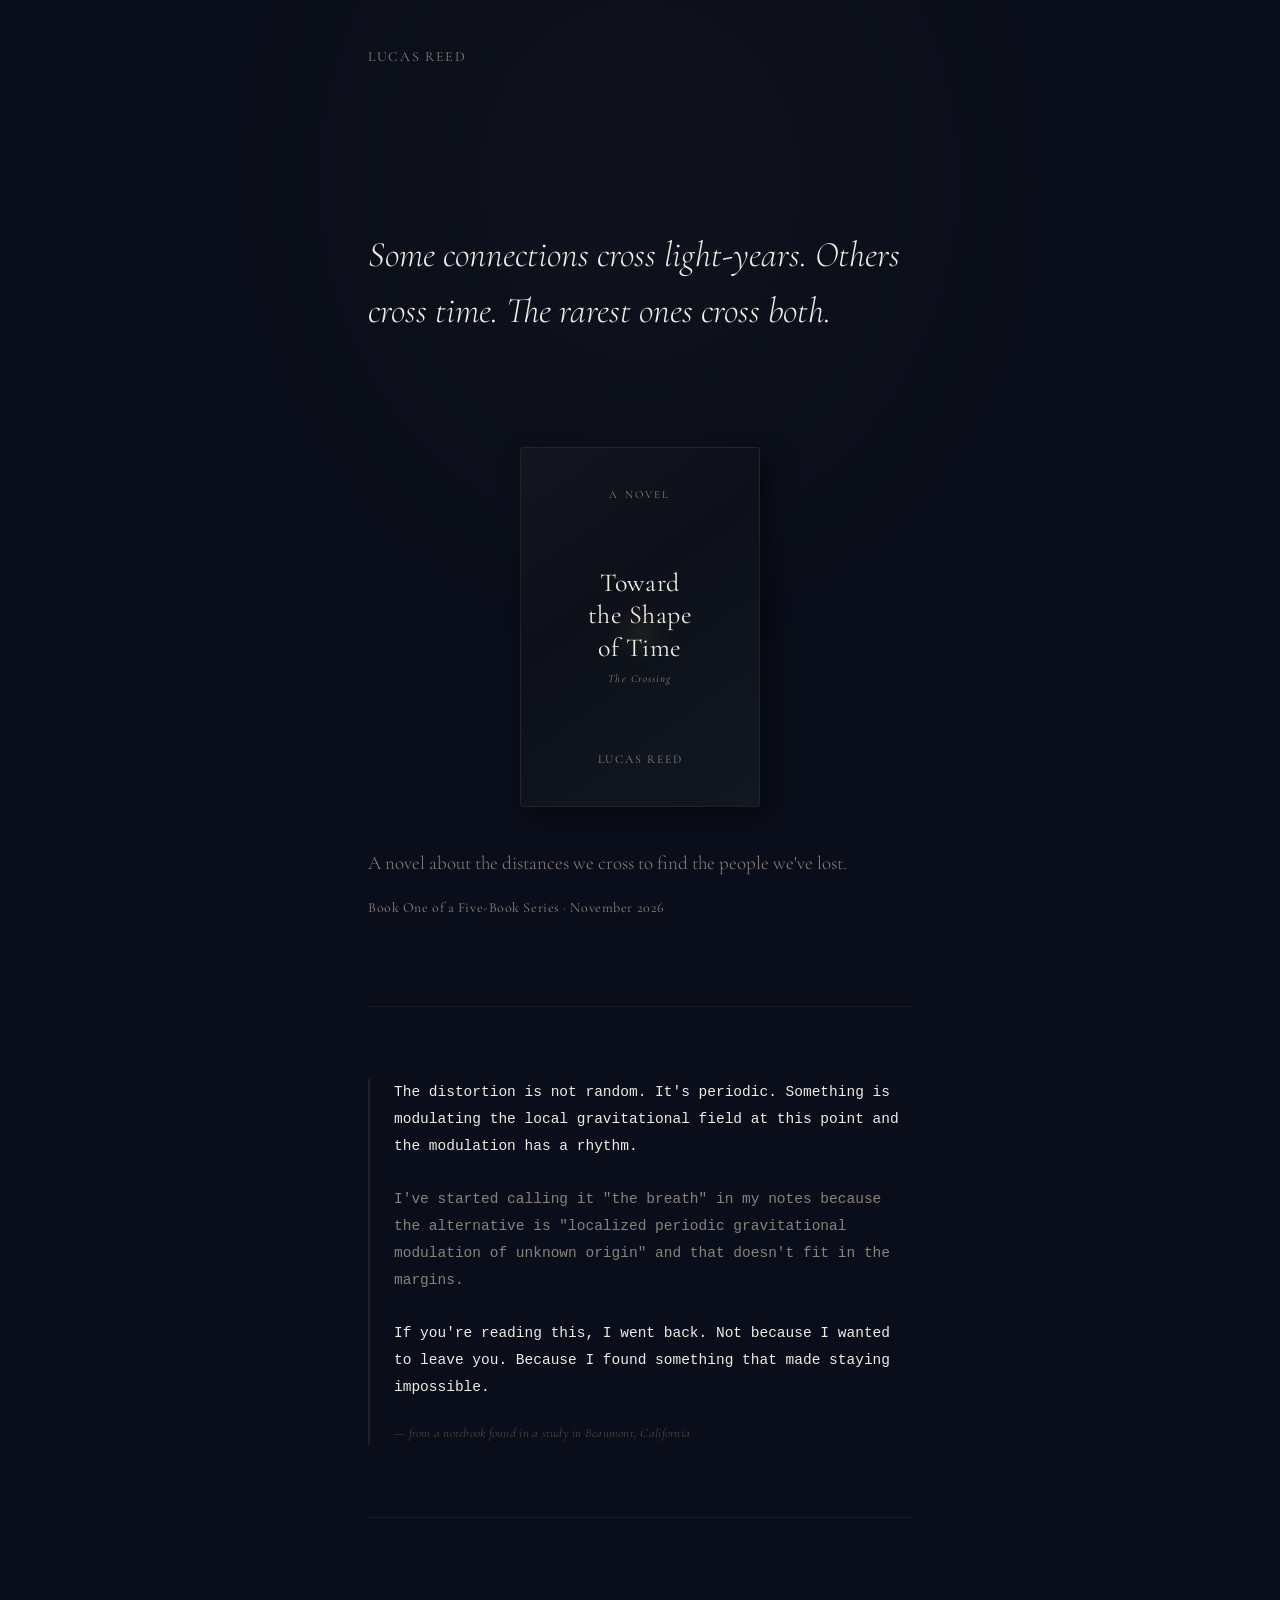
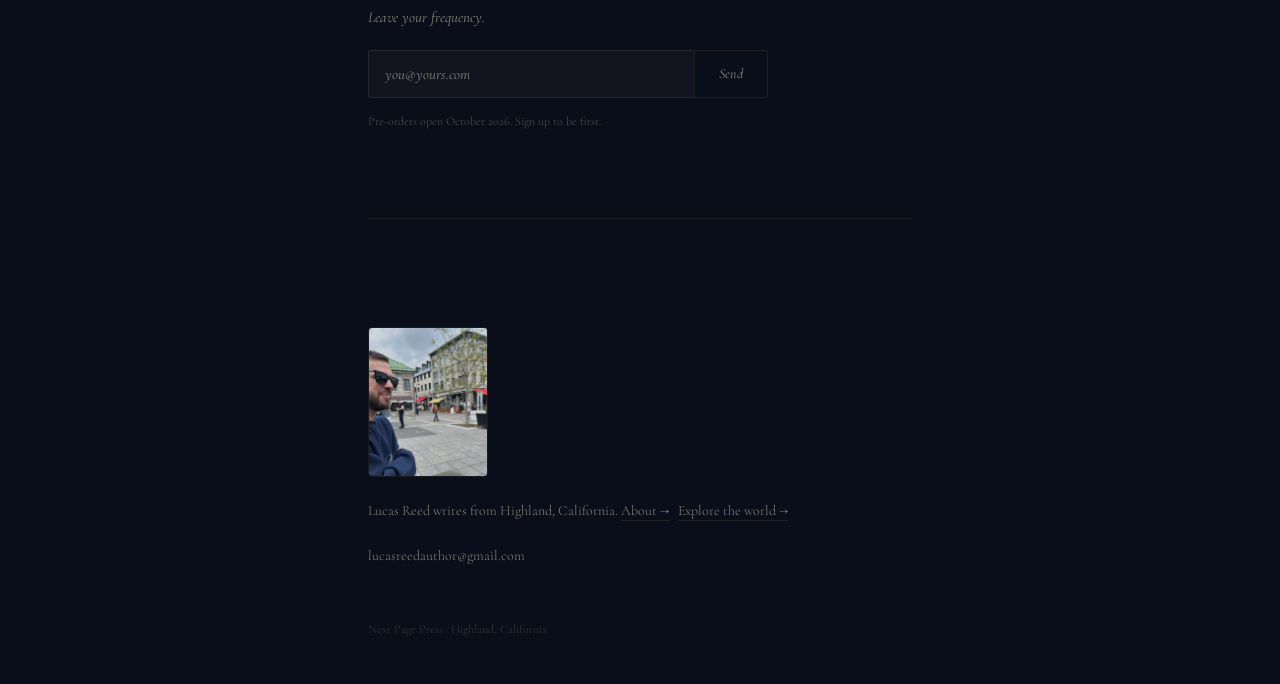
<file: index.html>
<!DOCTYPE html>
<html lang="en">
<head>
<meta charset="UTF-8">
<meta name="viewport" content="width=device-width, initial-scale=1.0">
<title>Lucas Reed</title>
<meta name="description" content="Toward the Shape of Time: The Crossing. A novel about the distances we cross to find the people we've lost. Coming November 2026.">
<meta property="og:title" content="Lucas Reed — Toward the Shape of Time">
<meta property="og:description" content="A novel about the distances we cross to find the people we've lost.">
<meta property="og:type" content="website">
<meta property="og:url" content="https://www.lucasreedbooks.com">
<link rel="icon" href="favicon.ico">
<!-- Google Analytics -->
<script async src="https://www.googletagmanager.com/gtag/js?id=G-XXXXXXXXXX"></script>
<script>window.dataLayer=window.dataLayer||[];function gtag(){dataLayer.push(arguments)}gtag('js',new Date());gtag('config','G-XXXXXXXXXX');</script>
<link rel="preconnect" href="https://fonts.googleapis.com">
<link href="https://fonts.googleapis.com/css2?family=Cormorant+Garamond:ital,wght@0,300;0,400;0,500;0,600;1,300;1,400&display=swap" rel="stylesheet">
<style>
*{margin:0;padding:0;box-sizing:border-box}
:root{
  --bg:#0a0e1a;
  --text:#f0ece4;
  --dim:#8a8278;
  --glow:rgba(201,169,110,.4);
  --serif:'Cormorant Garamond',Georgia,'Times New Roman',serif;
}
html{scroll-behavior:smooth}
body{
  background:var(--bg);
  color:var(--text);
  font-family:var(--serif);
  -webkit-font-smoothing:antialiased;
  min-height:100vh;
  overflow-x:hidden;
}

/* The sky — a faint radial warmth, like light pollution from a desert town */
body::before{
  content:'';
  position:fixed;
  inset:0;
  background:radial-gradient(ellipse at 50% 20%, rgba(201,169,110,.03) 0%, transparent 50%);
  pointer-events:none;
  z-index:0;
}

.page{
  position:relative;
  z-index:1;
  max-width:600px;
  margin:0 auto;
  padding:0 28px;
}

/* Signature — small, top-left, like it's written on the page */
.sig{
  padding:48px 0 0;
  font-size:14px;
  font-weight:400;
  letter-spacing:.12em;
  text-transform:uppercase;
  color:var(--dim);
}

/* The opening — arrives slowly */
.opening{
  padding:18vh 0 12vh;
}
.opening p{
  font-size:clamp(24px,3.8vw,36px);
  font-weight:300;
  font-style:italic;
  line-height:1.55;
  color:var(--text);
  opacity:0;
  transform:translateY(16px);
  animation:arrive 1.8s ease forwards;
}
@keyframes arrive{
  to{opacity:1;transform:translateY(0)}
}

/* The book — one sentence */
.book{
  padding:0 0 10vh;
}
.book-title{
  font-size:clamp(18px,2.4vw,22px);
  font-weight:500;
  letter-spacing:.06em;
  margin-bottom:16px;
  color:var(--text);
}
.book-line{
  font-size:clamp(16px,2vw,19px);
  font-weight:300;
  line-height:1.7;
  color:var(--dim);
}
.book-date{
  margin-top:20px;
  font-size:14px;
  font-weight:400;
  color:var(--dim);
  letter-spacing:.04em;
}

/* The fragment — Henry's notebook, found like a page left behind */
.fragment{
  padding:8vh 0;
  border-top:1px solid rgba(201,169,110,.08);
}
.notebook{
  font-family:'Courier New',Courier,monospace;
  font-size:clamp(12.5px,1.6vw,14.5px);
  line-height:1.85;
  color:var(--dim);
  padding-left:24px;
  border-left:2px solid rgba(201,169,110,.12);
  opacity:0;
  animation:arrive 2s ease 0.6s forwards;
}
.notebook em{
  font-style:normal;
  color:var(--text);
}
.notebook-attr{
  margin-top:20px;
  font-family:var(--serif);
  font-size:13px;
  font-style:italic;
  color:rgba(201,169,110,.35);
  letter-spacing:.02em;
}

/* The cover mockup */
.book-cover{
  display:flex;
  justify-content:center;
  margin-bottom:40px;
}
.cover-mock{
  width:240px;
  height:360px;
  background:linear-gradient(145deg, #12161f 0%, #0d1018 40%, #111822 100%);
  border:1px solid rgba(201,169,110,.1);
  border-radius:3px;
  display:flex;
  flex-direction:column;
  justify-content:center;
  align-items:center;
  text-align:center;
  padding:32px 24px;
  position:relative;
  overflow:hidden;
  box-shadow:8px 8px 24px rgba(0,0,0,.5), -2px -2px 8px rgba(201,169,110,.02);
}
.cover-top{
  font-size:11px;
  letter-spacing:.2em;
  text-transform:uppercase;
  color:var(--dim);
  margin-bottom:auto;
  padding-top:8px;
}
.cover-title{
  font-family:var(--serif);
  font-size:26px;
  font-weight:400;
  line-height:1.25;
  color:var(--text);
  letter-spacing:.02em;
}
.cover-author{
  font-size:12px;
  letter-spacing:.15em;
  text-transform:uppercase;
  color:var(--dim);
  margin-top:auto;
  padding-bottom:8px;
}
.cover-glow{
  position:absolute;
  bottom:40%;
  left:50%;
  transform:translateX(-50%);
  width:60px;
  height:60px;
  background:radial-gradient(circle, rgba(201,169,110,.08) 0%, transparent 70%);
  border-radius:50%;
  pointer-events:none;
}

/* The chapter — a taste */
.chapter{
  padding:8vh 0;
  border-top:1px solid rgba(201,169,110,.08);
}
.chapter-label{
  font-size:13px;
  font-style:italic;
  color:var(--dim);
  margin-bottom:32px;
  letter-spacing:.04em;
}
.chapter-text p{
  font-size:clamp(15px,1.9vw,17.5px);
  font-weight:300;
  line-height:1.85;
  color:var(--text);
  margin-bottom:20px;
  text-indent:1.5em;
}
.chapter-text p:first-child{
  text-indent:0;
}

/* The signal — email field */
.signal{
  padding:10vh 0;
  border-top:1px solid rgba(201,169,110,.08);
}
.signal-prompt{
  font-size:15px;
  font-style:italic;
  color:var(--dim);
  margin-bottom:24px;
}
.signal-form{
  display:flex;
  gap:0;
  max-width:400px;
}
.signal-form input{
  flex:1;
  padding:14px 16px;
  background:rgba(212,207,199,.04);
  border:1px solid rgba(201,169,110,.12);
  border-right:none;
  color:var(--text);
  font-family:var(--serif);
  font-size:15px;
  outline:none;
  border-radius:2px 0 0 2px;
  transition:border-color .3s;
}
.signal-form input::placeholder{
  color:var(--dim);
  font-style:italic;
}
.signal-form input:focus{
  border-color:var(--glow);
}
.signal-form button{
  padding:14px 24px;
  background:transparent;
  border:1px solid rgba(201,169,110,.12);
  color:var(--dim);
  font-family:var(--serif);
  font-size:14px;
  font-style:italic;
  cursor:pointer;
  border-radius:0 2px 2px 0;
  transition:all .3s;
  white-space:nowrap;
}
.signal-form button:hover{
  color:var(--text);
  border-color:var(--glow);
  background:rgba(201,169,110,.04);
}
.signal-note{
  margin-top:16px;
  font-size:12px;
  color:var(--dim);
  opacity:.5;
}

/* The ground — name and origin */
.ground{
  padding:12vh 0 6vh;
  border-top:1px solid rgba(201,169,110,.08);
}
.ground p{
  font-size:14px;
  font-weight:300;
  color:var(--dim);
  line-height:1.8;
}
.ground a{
  color:var(--dim);
  text-decoration:none;
  transition:color .3s;
}
.ground a:hover{
  color:var(--glow);
}

.author-photo{
  width:120px;
  height:150px;
  border-radius:4px;
  object-fit:cover;
  object-position:top;
  margin-bottom:16px;
  border:1px solid rgba(201,169,110,.1);
  opacity:.85;
}

/* Imprint */
.imprint{
  padding:0 0 48px;
  font-size:12px;
  color:var(--dim);
  opacity:.3;
}
.imprint a{
  color:var(--dim);
  text-decoration:none;
  transition:color .3s;
}
.imprint a:hover{
  color:var(--text);
  opacity:1;
}

/* Stars — subtle, a few fixed points of light */
.star{
  position:fixed;
  width:1px;
  height:1px;
  background:var(--text);
  border-radius:50%;
  opacity:0;
  animation:twinkle var(--d) ease-in-out infinite;
  pointer-events:none;
  z-index:0;
}
@keyframes twinkle{
  0%,100%{opacity:0}
  50%{opacity:var(--o)}
}

@media(max-width:600px){
  .page{padding:0 22px}
  .opening{padding:14vh 0 10vh}
  .sig{padding-top:32px}
  .notebook{padding-left:16px}
}
</style>
</head>
<body>

<!-- A few stars. Not many. Just enough to notice. -->
<div class="star" style="top:12%;left:23%;--d:4.2s;--o:.15"></div>
<div class="star" style="top:8%;left:67%;--d:5.8s;--o:.2"></div>
<div class="star" style="top:34%;left:82%;--d:3.9s;--o:.1"></div>
<div class="star" style="top:56%;left:11%;--d:6.5s;--o:.12"></div>
<div class="star" style="top:71%;left:91%;--d:4.7s;--o:.18"></div>
<div class="star" style="top:19%;left:45%;--d:7.1s;--o:.08"></div>
<div class="star" style="top:88%;left:34%;--d:5.3s;--o:.14"></div>
<div class="star" style="top:43%;left:56%;--d:8.2s;--o:.06"></div>

<div class="page">

  <div class="sig">Lucas Reed</div>

  <div class="opening">
    <p>Some connections cross light-years. Others cross time. The rarest ones cross both.</p>
  </div>

  <div class="book">
    <div class="book-cover">
      <div class="cover-mock">
        <div class="cover-top">A Novel</div>
        <div class="cover-title">Toward<br>the Shape<br>of Time</div>
        <div style="font-size:11px;letter-spacing:.1em;color:var(--dim);margin-top:8px;font-style:italic">The Crossing</div>
        <div class="cover-author">Lucas Reed</div>
        <div class="cover-glow"></div>
      </div>
    </div>
    <div class="book-line">A novel about the distances we cross to find the people we've lost.</div>
    <div class="book-date">Book One of a Five-Book Series &middot; November 2026</div>
  </div>

  <div class="fragment">
    <div class="notebook">
      <em>The distortion is not random. It's periodic. Something is modulating the local gravitational field at this point and the modulation has a rhythm.</em><br><br>
      I've started calling it "the breath" in my notes because the alternative is "localized periodic gravitational modulation of unknown origin" and that doesn't fit in the margins.<br><br>
      <em>If you're reading this, I went back. Not because I wanted to leave you. Because I found something that made staying impossible.</em>
      <div class="notebook-attr">&mdash; from a notebook found in a study in Beaumont, California</div>
    </div>
  </div>



  <div class="signal" id="signal">
    <div class="signal-prompt">Leave your frequency.</div>
    <form class="signal-form" action="https://formspree.io/f/xqeypwqz" method="POST">
      <input type="email" name="email" placeholder="you@yours.com" required>
      <input type="hidden" name="_subject" value="New signal — lucasreedbooks.com">
      <button type="submit">Send</button>
    </form>
    <div class="signal-note">Pre-orders open October 2026. Sign up to be first.</div>
  </div>

  <div class="ground">
    <img src="author.jpg" alt="Lucas Reed" class="author-photo">
    <p>Lucas Reed writes from Highland, California. <a href="about.html" style="color:var(--dim);border-bottom:1px solid rgba(201,169,110,.12);text-decoration:none;padding-bottom:1px;transition:all .3s">About &rarr;</a> &nbsp; <a href="world/" style="color:var(--dim);border-bottom:1px solid rgba(201,169,110,.12);text-decoration:none;padding-bottom:1px;transition:all .3s">Explore the world &rarr;</a></p>
    <p style="margin-top:20px"><a href="mailto:lucasreedauthor@gmail.com">lucasreedauthor@gmail.com</a></p>
  </div>

  <div class="imprint">
    <a href="https://www.nextpageco.com">Next Page Press</a> · Highland, California
  </div>

</div>

</body>
</html>
</file>
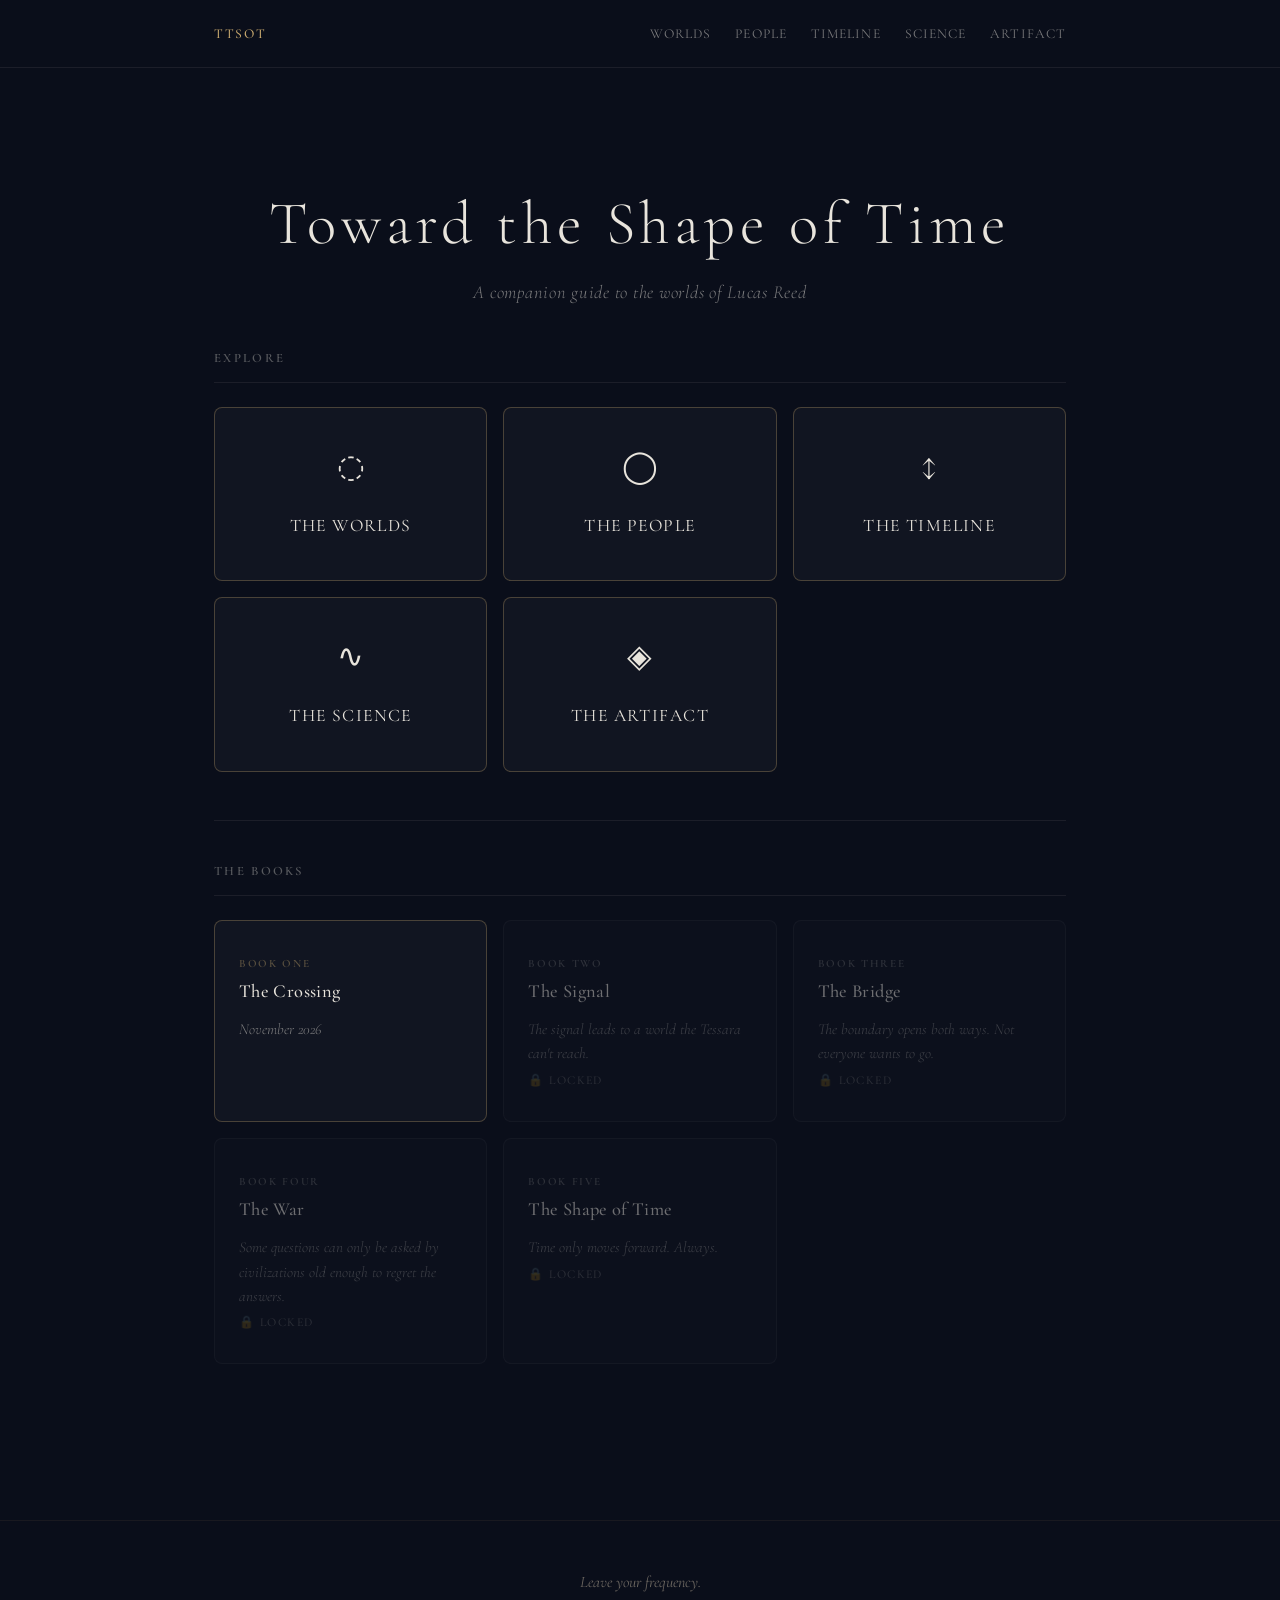
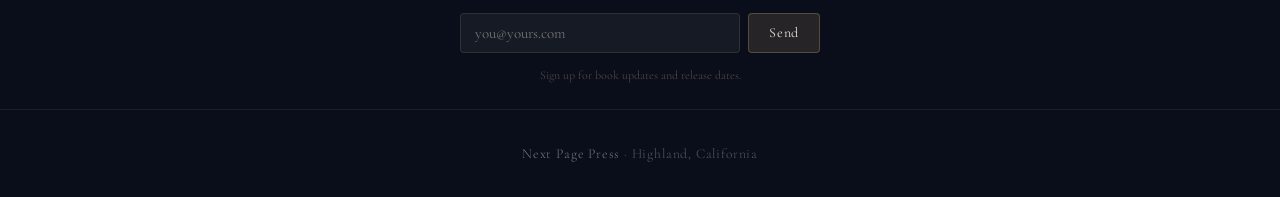
<file: world/index.html>
<!DOCTYPE html>
<html lang="en">
<head>
  <meta charset="UTF-8">
  <meta name="viewport" content="width=device-width, initial-scale=1.0">
  <title>Toward the Shape of Time — Companion Guide</title>
  <meta name="description" content="A companion guide to the worlds of Lucas Reed's sci-fi series, Toward the Shape of Time.">
  <link rel="stylesheet" href="styles.css">
</head>
<body>
  <div class="stars"></div>
  <div class="page-wrapper">

    <nav class="site-nav">
      <div class="container">
        <a href="index.html" class="nav-brand">TTSOT</a>
        <ul class="nav-links">
          <li><a href="planets.html">Worlds</a></li>
          <li><a href="characters.html">People</a></li>
          <li><a href="timeline.html">Timeline</a></li>
          <li><a href="science.html">Science</a></li>
          <li><a href="artifact.html">Artifact</a></li>
        </ul>
      </div>
    </nav>

    <main>
      <div class="container">

        <section class="hero">
          <h1 class="hero-title">Toward the Shape of Time</h1>
          <p class="hero-subtitle">A companion guide to the worlds of Lucas Reed</p>
        </section>

        <h2 class="section-title">Explore</h2>
        <div class="card-grid">
          <a href="planets.html" class="card nav-card card--unlocked">
            <span class="card-icon">◌</span>
            <h3>The Worlds</h3>
          </a>
          <a href="characters.html" class="card nav-card card--unlocked">
            <span class="card-icon">◯</span>
            <h3>The People</h3>
          </a>
          <a href="timeline.html" class="card nav-card card--unlocked">
            <span class="card-icon">↕</span>
            <h3>The Timeline</h3>
          </a>
          <a href="science.html" class="card nav-card card--unlocked">
            <span class="card-icon">∿</span>
            <h3>The Science</h3>
          </a>
          <a href="artifact.html" class="card nav-card card--unlocked">
            <span class="card-icon">◈</span>
            <h3>The Artifact</h3>
          </a>
        </div>

        <hr class="divider">

        <h2 class="section-title">The Books</h2>
        <div class="card-grid card-grid--narrow">
          <div class="card book-card card--unlocked">
            <span class="book-number">Book One</span>
            <h3>The Crossing</h3>
            <p class="book-teaser">November 2026</p>
          </div>
          <div class="card book-card card--locked">
            <span class="book-number">Book Two</span>
            <h3>The Signal</h3>
            <p class="book-teaser">The signal leads to a world the Tessara can't reach.</p>
            <span class="lock-label">🔒 Locked</span>
          </div>
          <div class="card book-card card--locked">
            <span class="book-number">Book Three</span>
            <h3>The Bridge</h3>
            <p class="book-teaser">The boundary opens both ways. Not everyone wants to go.</p>
            <span class="lock-label">🔒 Locked</span>
          </div>
          <div class="card book-card card--locked">
            <span class="book-number">Book Four</span>
            <h3>The War</h3>
            <p class="book-teaser">Some questions can only be asked by civilizations old enough to regret the answers.</p>
            <span class="lock-label">🔒 Locked</span>
          </div>
          <div class="card book-card card--locked">
            <span class="book-number">Book Five</span>
            <h3>The Shape of Time</h3>
            <p class="book-teaser">Time only moves forward. Always.</p>
            <span class="lock-label">🔒 Locked</span>
          </div>
        </div>

      </div>
    </main>

    <div class="newsletter-section" style="text-align:center;padding:48px 20px 24px;border-top:1px solid rgba(201,169,110,0.08);margin-top:48px;"><p style="font-family:Cormorant Garamond,serif;font-size:16px;color:#6b6660;font-style:italic;margin-bottom:16px;">Leave your frequency.</p><form action="https://formspree.io/f/xqeypwqz" method="POST" style="display:flex;gap:8px;justify-content:center;max-width:360px;margin:0 auto;"><input type="email" name="email" placeholder="you@yours.com" required style="flex:1;padding:10px 14px;background:rgba(255,255,255,0.05);border:1px solid rgba(201,169,110,0.15);border-radius:4px;color:#e8e4dc;font-family:Cormorant Garamond,serif;font-size:15px;"><input type="hidden" name="_subject" value="New signal — companion site"><button type="submit" style="padding:10px 20px;background:rgba(201,169,110,0.15);border:1px solid rgba(201,169,110,0.3);border-radius:4px;color:#e8e4dc;font-family:Cormorant Garamond,serif;font-size:14px;cursor:pointer;letter-spacing:0.05em;">Send</button></form><p style="font-size:12px;color:#4a4540;margin-top:12px;">Sign up for book updates and release dates.</p></div><footer class="site-footer">
      <div class="container">
        <p><a href="https://www.lucasreedbooks.com">Next Page Press</a> · Highland, California</p>
      </div>
    </footer>

  </div>
  <script src="stars.js"></script>
</body>
</html>
</file>
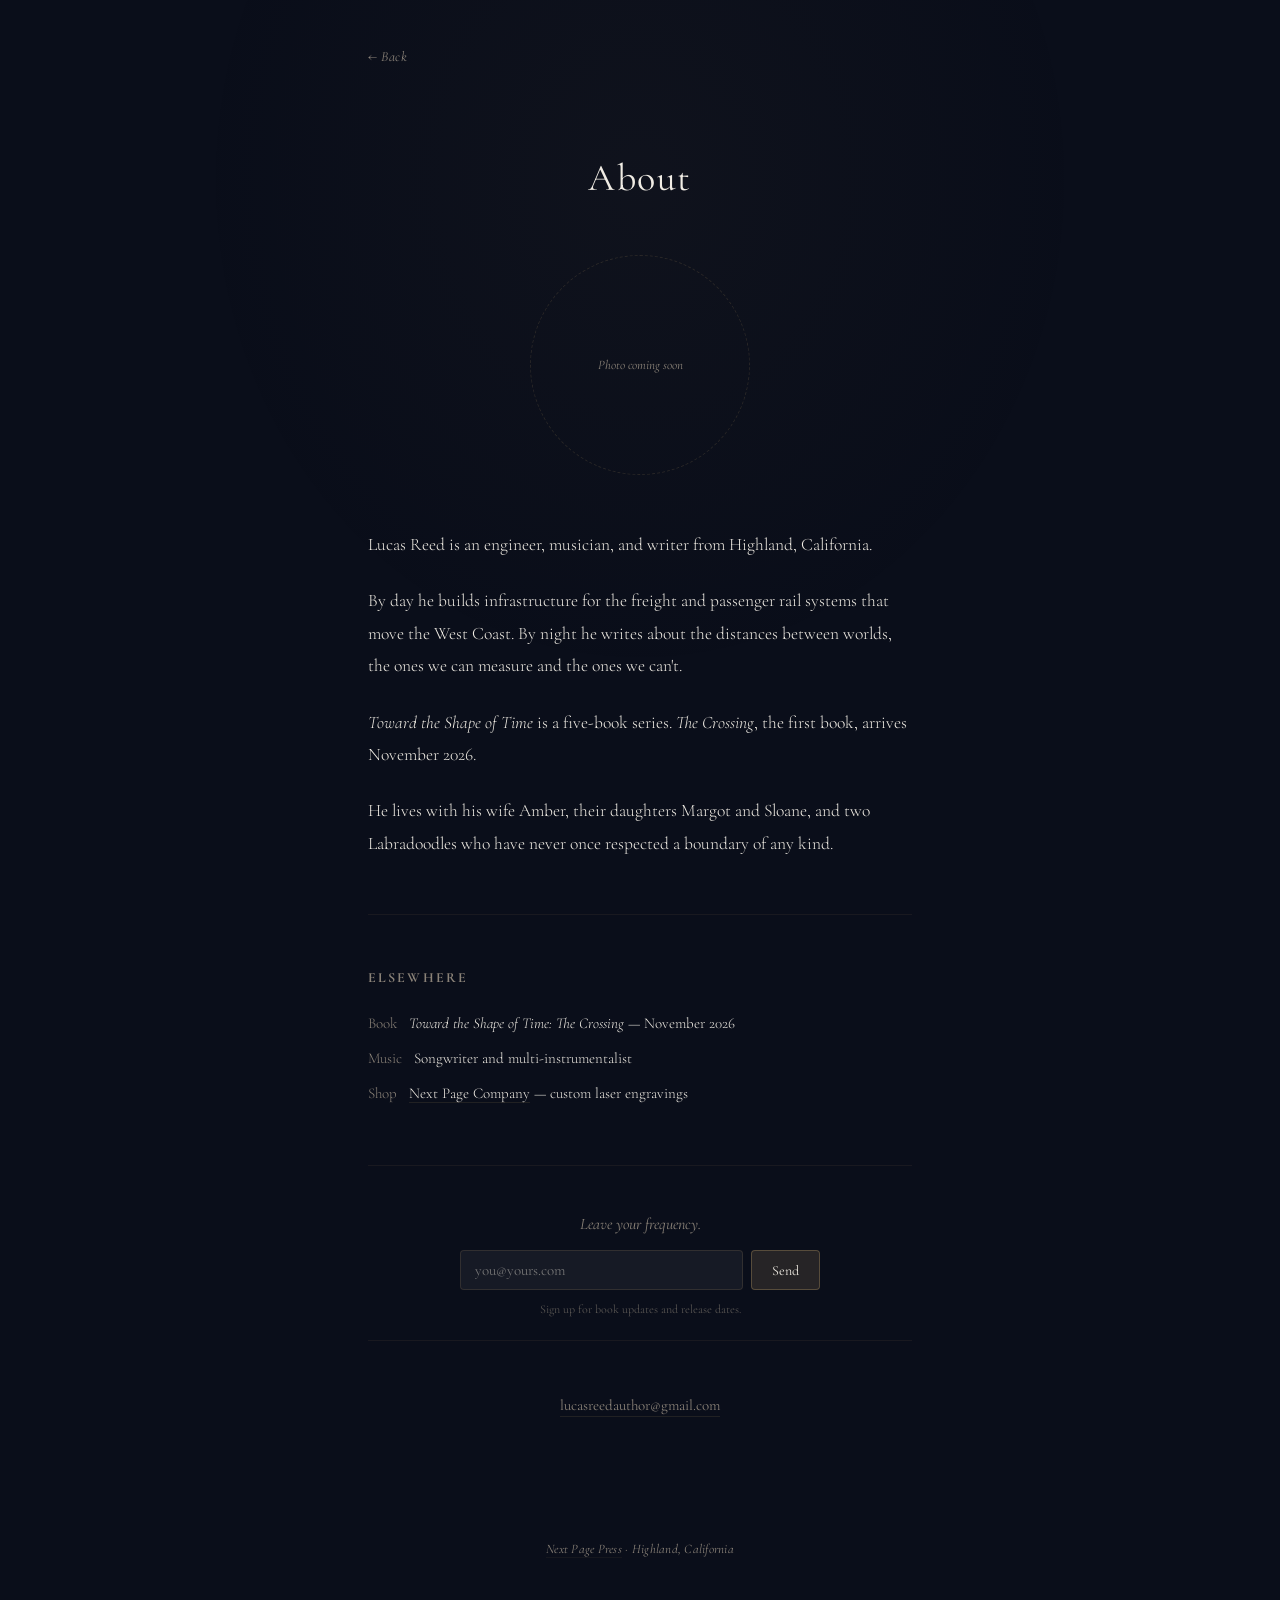
<file: about.html>
<!DOCTYPE html>
<html lang="en">
<head>
<meta charset="UTF-8">
<meta name="viewport" content="width=device-width, initial-scale=1.0">
<title>About — Lucas Reed</title>
<meta name="description" content="About Lucas Reed, author of Toward the Shape of Time.">
<meta property="og:title" content="About — Lucas Reed">
<meta property="og:description" content="Lucas Reed is an engineer, musician, and writer from Highland, California.">
<meta property="og:type" content="website">
<meta property="og:url" content="https://www.lucasreedbooks.com/about.html">
<link rel="icon" href="favicon.ico">
<link rel="preconnect" href="https://fonts.googleapis.com">
<link href="https://fonts.googleapis.com/css2?family=Cormorant+Garamond:ital,wght@0,300;0,400;0,500;0,600;1,300;1,400&display=swap" rel="stylesheet">
<style>
*{margin:0;padding:0;box-sizing:border-box}
:root{
  --bg:#0a0e1a;
  --text:#f0ece4;
  --dim:#8a8278;
  --glow:rgba(201,169,110,.4);
  --serif:'Cormorant Garamond',Georgia,'Times New Roman',serif;
}
html{scroll-behavior:smooth}
body{
  background:var(--bg);
  color:var(--text);
  font-family:var(--serif);
  -webkit-font-smoothing:antialiased;
  min-height:100vh;
  overflow-x:hidden;
}
body::before{
  content:'';
  position:fixed;
  inset:0;
  background:radial-gradient(ellipse at 50% 20%, rgba(201,169,110,.03) 0%, transparent 50%);
  pointer-events:none;
  z-index:0;
}
.page{
  position:relative;
  z-index:1;
  max-width:600px;
  margin:0 auto;
  padding:0 28px;
}
.back{
  padding:48px 0 0;
  font-size:14px;
  font-style:italic;
  letter-spacing:.04em;
}
.back a{
  color:var(--dim);
  text-decoration:none;
  transition:color .3s;
}
.back a:hover{color:var(--text)}
.heading{
  padding:10vh 0 6vh;
  text-align:center;
}
.heading h1{
  font-size:clamp(28px,4vw,38px);
  font-weight:400;
  color:var(--text);
  letter-spacing:.04em;
}
.photo-container{
  text-align:center;
  margin-bottom:6vh;
}
.photo-container img{
  width:220px;
  height:220px;
  border-radius:50%;
  object-fit:cover;
  border:1px solid rgba(201,169,110,.12);
  opacity:.9;
}
.photo-placeholder{
  width:220px;
  height:220px;
  border-radius:50%;
  margin:0 auto;
  border:1px dashed rgba(201,169,110,.15);
  display:flex;
  align-items:center;
  justify-content:center;
  color:var(--dim);
  font-size:13px;
  font-style:italic;
}
.bio{
  padding:0 0 6vh;
}
.bio p{
  font-size:clamp(15px,1.9vw,17.5px);
  font-weight:300;
  line-height:1.85;
  color:var(--text);
  margin-bottom:24px;
}
.bio p:last-child{margin-bottom:0}
.details{
  padding:6vh 0;
  border-top:1px solid rgba(201,169,110,.08);
}
.details h2{
  font-size:14px;
  letter-spacing:.15em;
  text-transform:uppercase;
  color:var(--dim);
  margin-bottom:20px;
}
.detail-list{
  list-style:none;
  padding:0;
}
.detail-list li{
  font-size:15px;
  font-weight:300;
  line-height:1.8;
  color:var(--text);
  padding:4px 0;
}
.detail-list li span{
  color:var(--dim);
  margin-right:8px;
}
.contact{
  padding:6vh 0;
  border-top:1px solid rgba(201,169,110,.08);
  text-align:center;
}
.contact a{
  font-size:15px;
  color:var(--dim);
  text-decoration:none;
  border-bottom:1px solid rgba(201,169,110,.12);
  padding-bottom:2px;
  transition:all .3s;
}
.contact a:hover{
  color:var(--text);
  border-color:var(--glow);
}
.imprint{
  padding:8vh 0 6vh;
  text-align:center;
  font-size:13px;
  color:var(--dim);
  font-style:italic;
  letter-spacing:.02em;
}
.imprint a{
  color:var(--dim);
  text-decoration:none;
  border-bottom:1px solid rgba(201,169,110,.06);
}
.imprint a:hover{color:var(--text)}
.star{
  position:fixed;
  width:1px;
  height:1px;
  background:var(--text);
  border-radius:50%;
  opacity:0;
  animation:twinkle var(--d) ease-in-out infinite;
  pointer-events:none;
  z-index:0;
}
@keyframes twinkle{
  0%,100%{opacity:0}
  50%{opacity:var(--o)}
}
@media(max-width:600px){
  .page{padding:0 22px}
}
</style>
</head>
<body>

<div class="star" style="top:12%;left:23%;--d:4.2s;--o:.15"></div>
<div class="star" style="top:8%;left:67%;--d:5.8s;--o:.2"></div>
<div class="star" style="top:34%;left:82%;--d:3.9s;--o:.1"></div>
<div class="star" style="top:56%;left:11%;--d:6.5s;--o:.12"></div>
<div class="star" style="top:71%;left:91%;--d:4.7s;--o:.18"></div>

<div class="page">

  <div class="back"><a href="index.html">&larr; Back</a></div>

  <div class="heading">
    <h1>About</h1>
  </div>

  <div class="photo-container">
    <div class="photo-placeholder">Photo coming soon</div>
  </div>

  <div class="bio">
    <p>Lucas Reed is an engineer, musician, and writer from Highland, California.</p>

    <p>By day he builds infrastructure for the freight and passenger rail systems that move the West Coast. By night he writes about the distances between worlds, the ones we can measure and the ones we can't.</p>

    <p><em>Toward the Shape of Time</em> is a five-book series. <em>The Crossing</em>, the first book, arrives November 2026.</p>

    <p>He lives with his wife Amber, their daughters Margot and Sloane, and two Labradoodles who have never once respected a boundary of any kind.</p>
  </div>

  <div class="details">
    <h2>Elsewhere</h2>
    <ul class="detail-list">
      <li><span>Book</span> <em>Toward the Shape of Time: The Crossing</em> — November 2026</li>
      <li><span>Music</span> Songwriter and multi-instrumentalist</li>
      <li><span>Shop</span> <a href="https://www.nextpageco.com" style="color:var(--text);text-decoration:none;border-bottom:1px solid rgba(201,169,110,.12)">Next Page Company</a> — custom laser engravings</li>
    </ul>
  </div>

  <div style="text-align:center;padding:48px 0 24px;border-top:1px solid rgba(201,169,110,.08);">
    <p style="font-family:var(--serif);font-size:16px;color:var(--dim);font-style:italic;margin-bottom:16px;">Leave your frequency.</p>
    <form action="https://formspree.io/f/xqeypwqz" method="POST" style="display:flex;gap:8px;justify-content:center;max-width:360px;margin:0 auto;">
      <input type="email" name="email" placeholder="you@yours.com" required style="flex:1;padding:10px 14px;background:rgba(255,255,255,0.05);border:1px solid rgba(201,169,110,0.15);border-radius:4px;color:var(--text);font-family:var(--serif);font-size:15px;">
      <input type="hidden" name="_subject" value="New signal — about page">
      <button type="submit" style="padding:10px 20px;background:rgba(201,169,110,0.15);border:1px solid rgba(201,169,110,0.3);border-radius:4px;color:var(--text);font-family:var(--serif);font-size:14px;cursor:pointer;">Send</button>
    </form>
    <p style="font-size:12px;color:rgba(107,102,96,0.8);margin-top:12px;">Sign up for book updates and release dates.</p>
  </div>

  <div class="contact">
    <a href="mailto:lucasreedauthor@gmail.com">lucasreedauthor@gmail.com</a>
  </div>

  <div class="imprint">
    <a href="https://www.nextpageco.com">Next Page Press</a> · Highland, California
  </div>

</div>

</body>
</html>
</file>
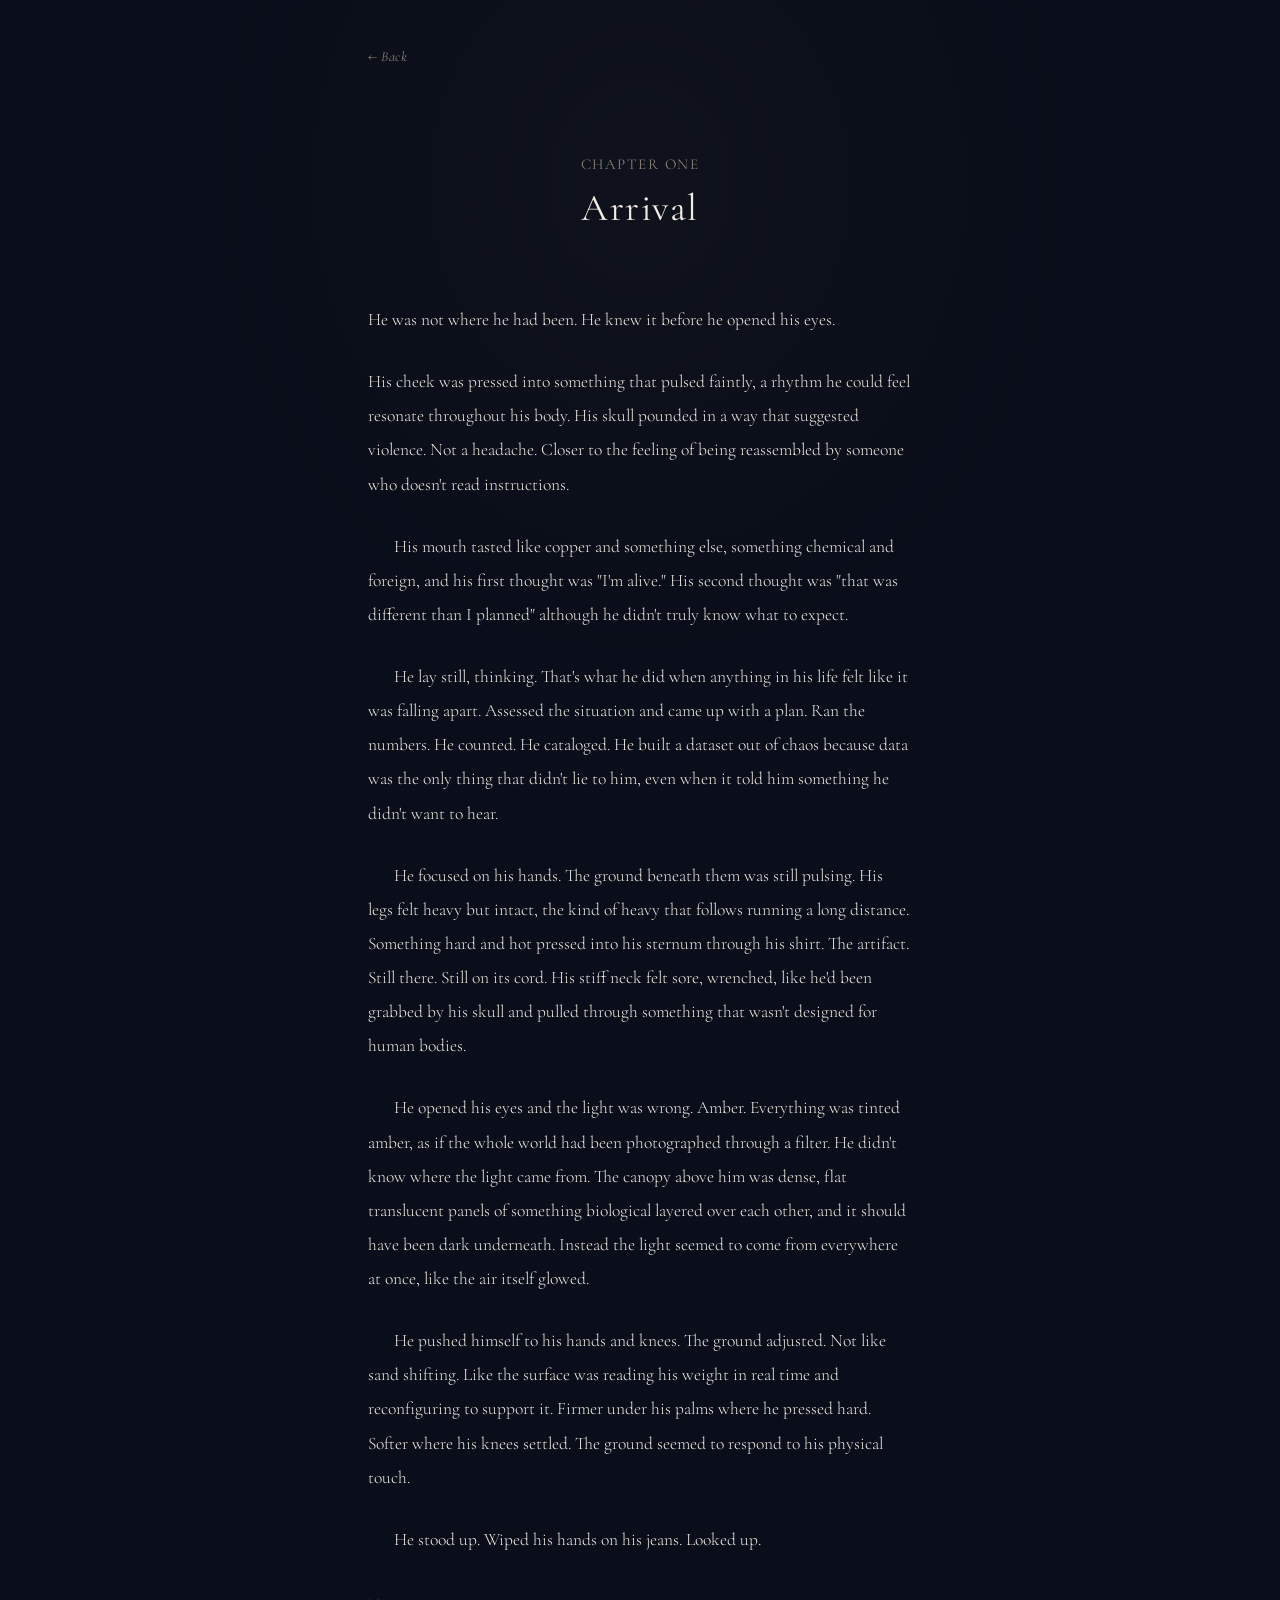
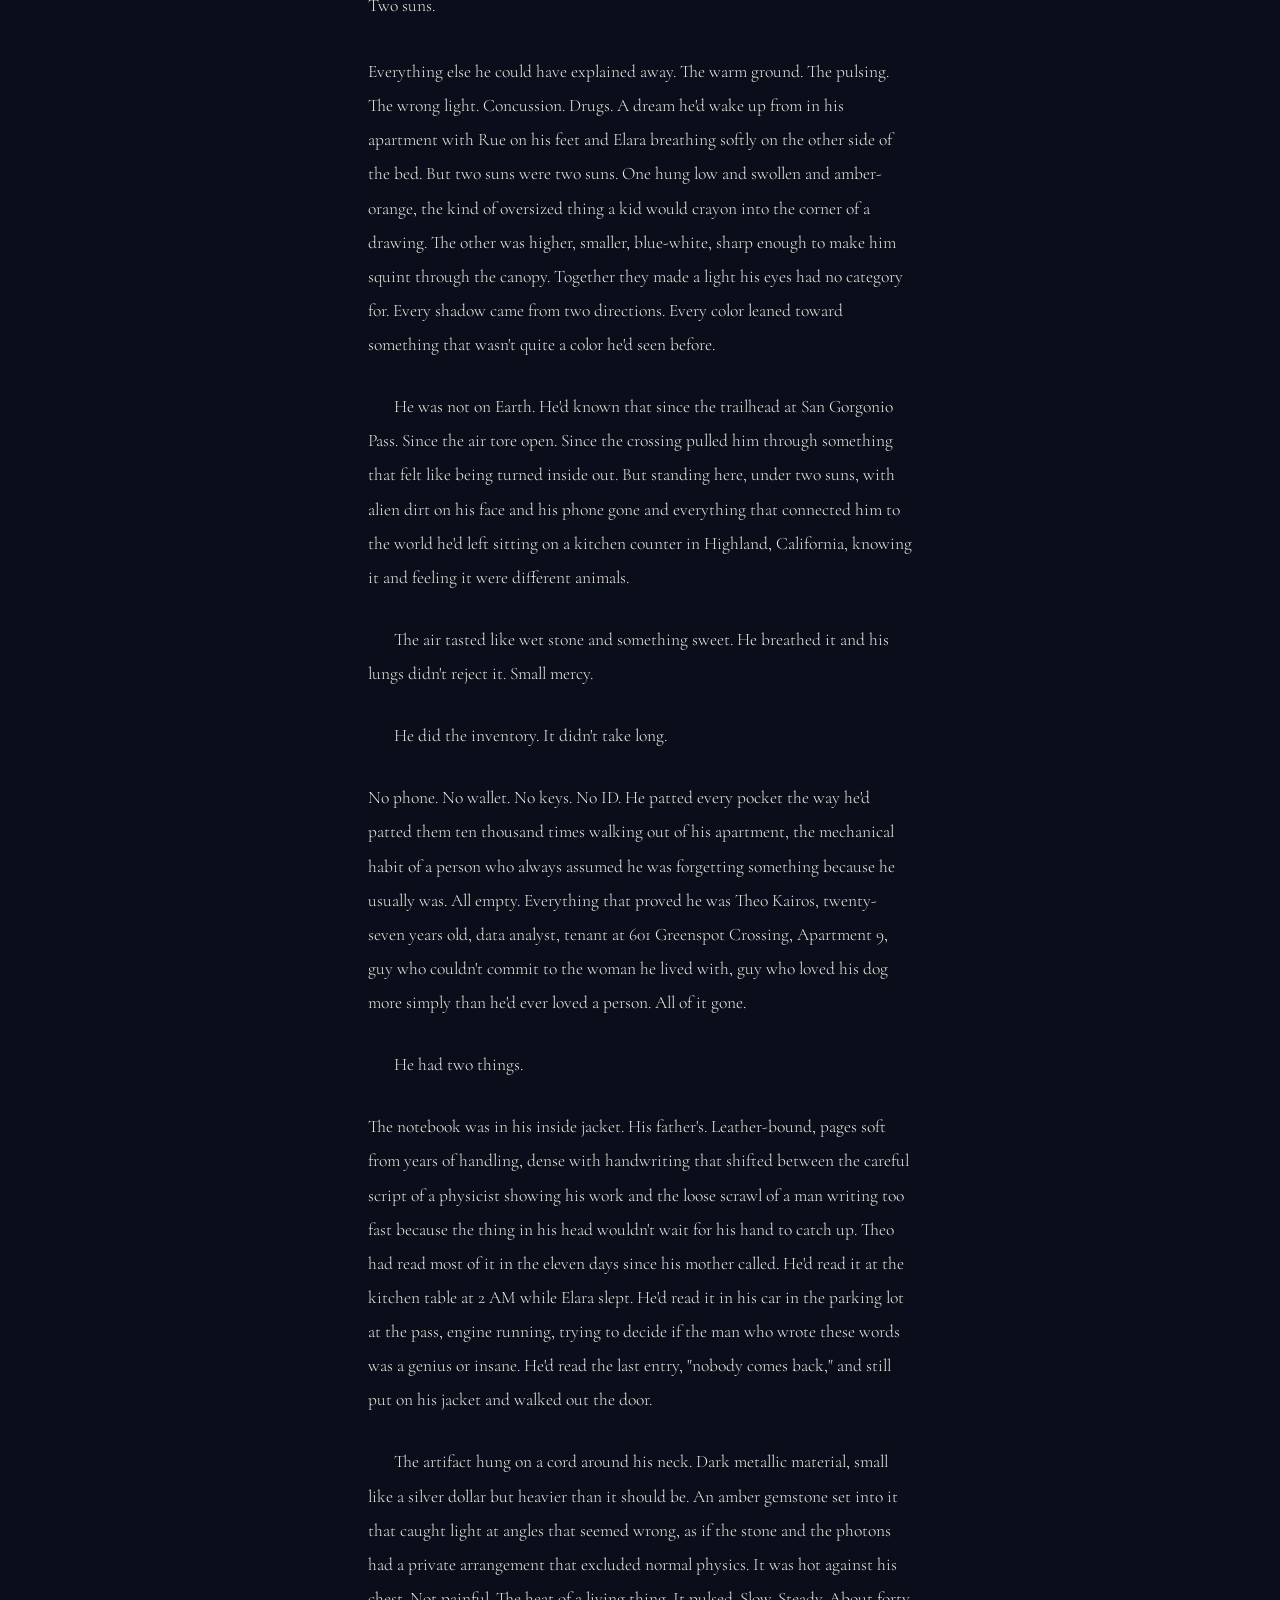
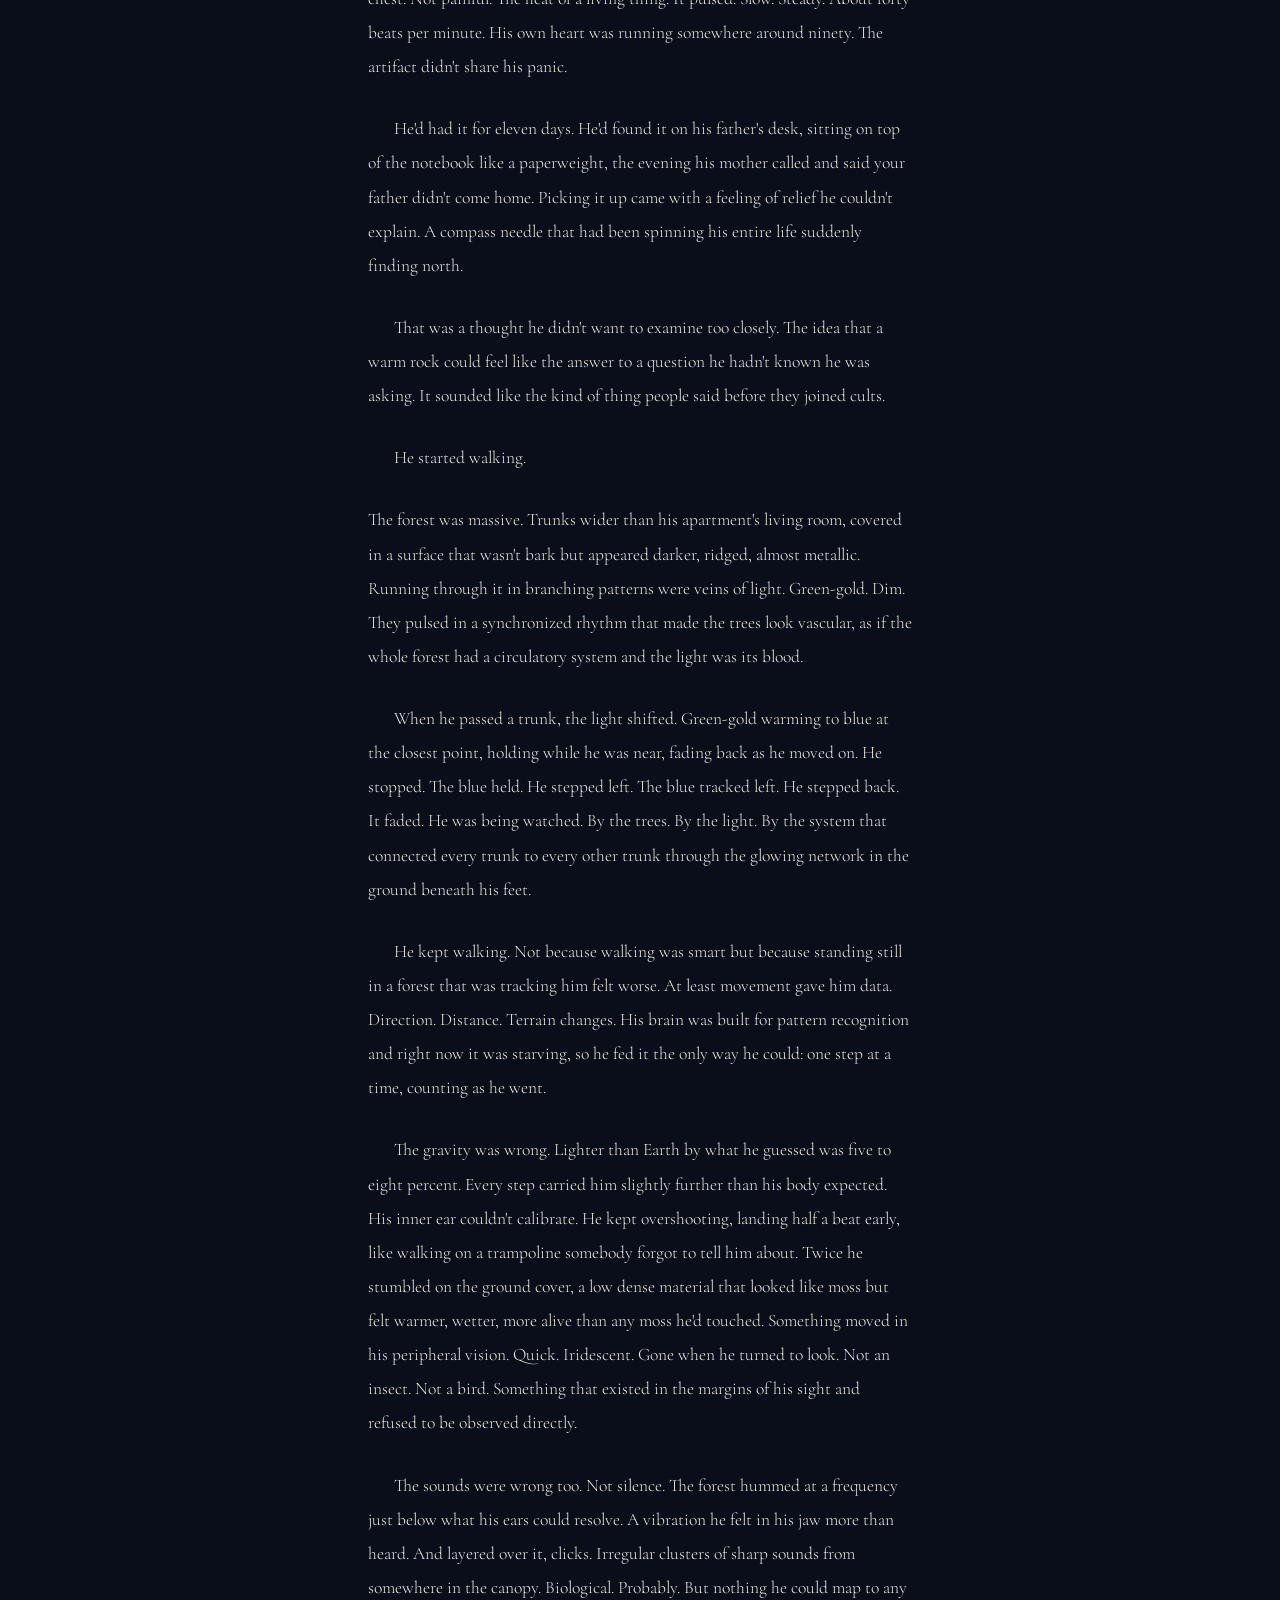
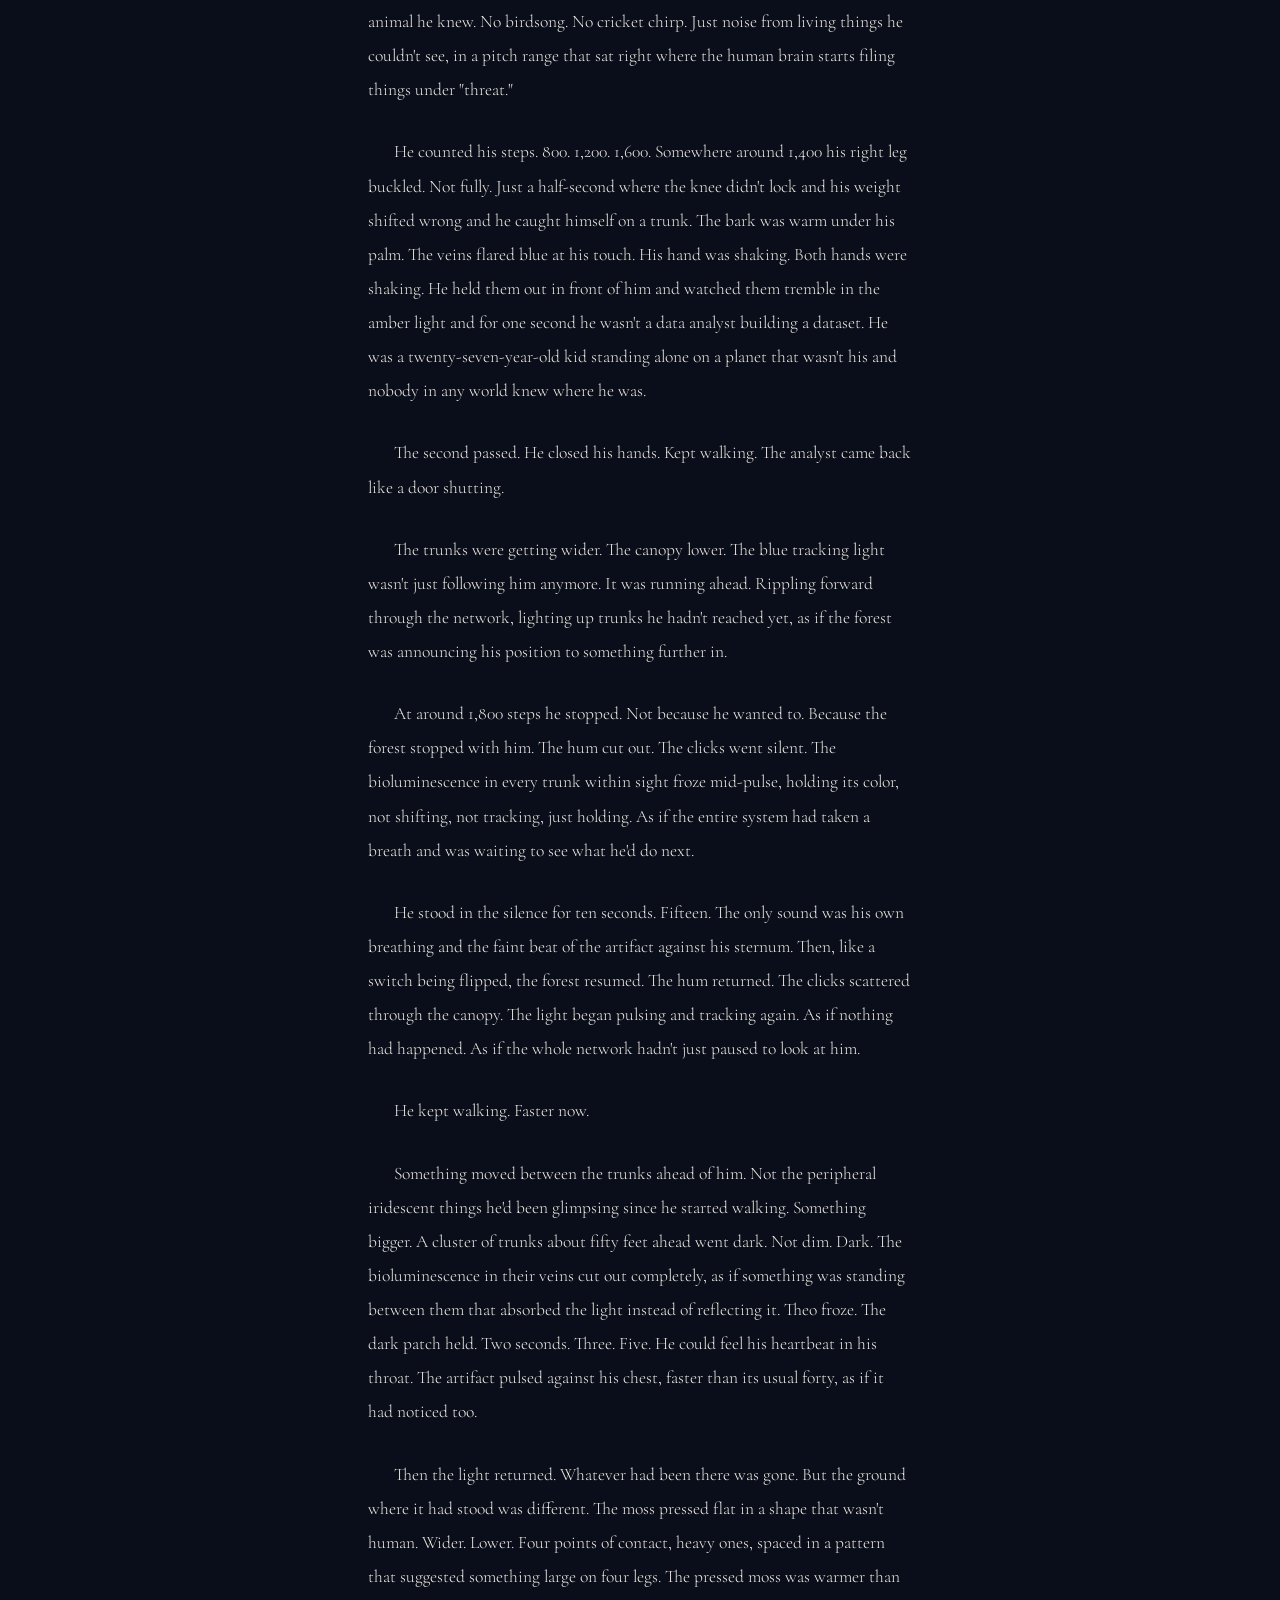
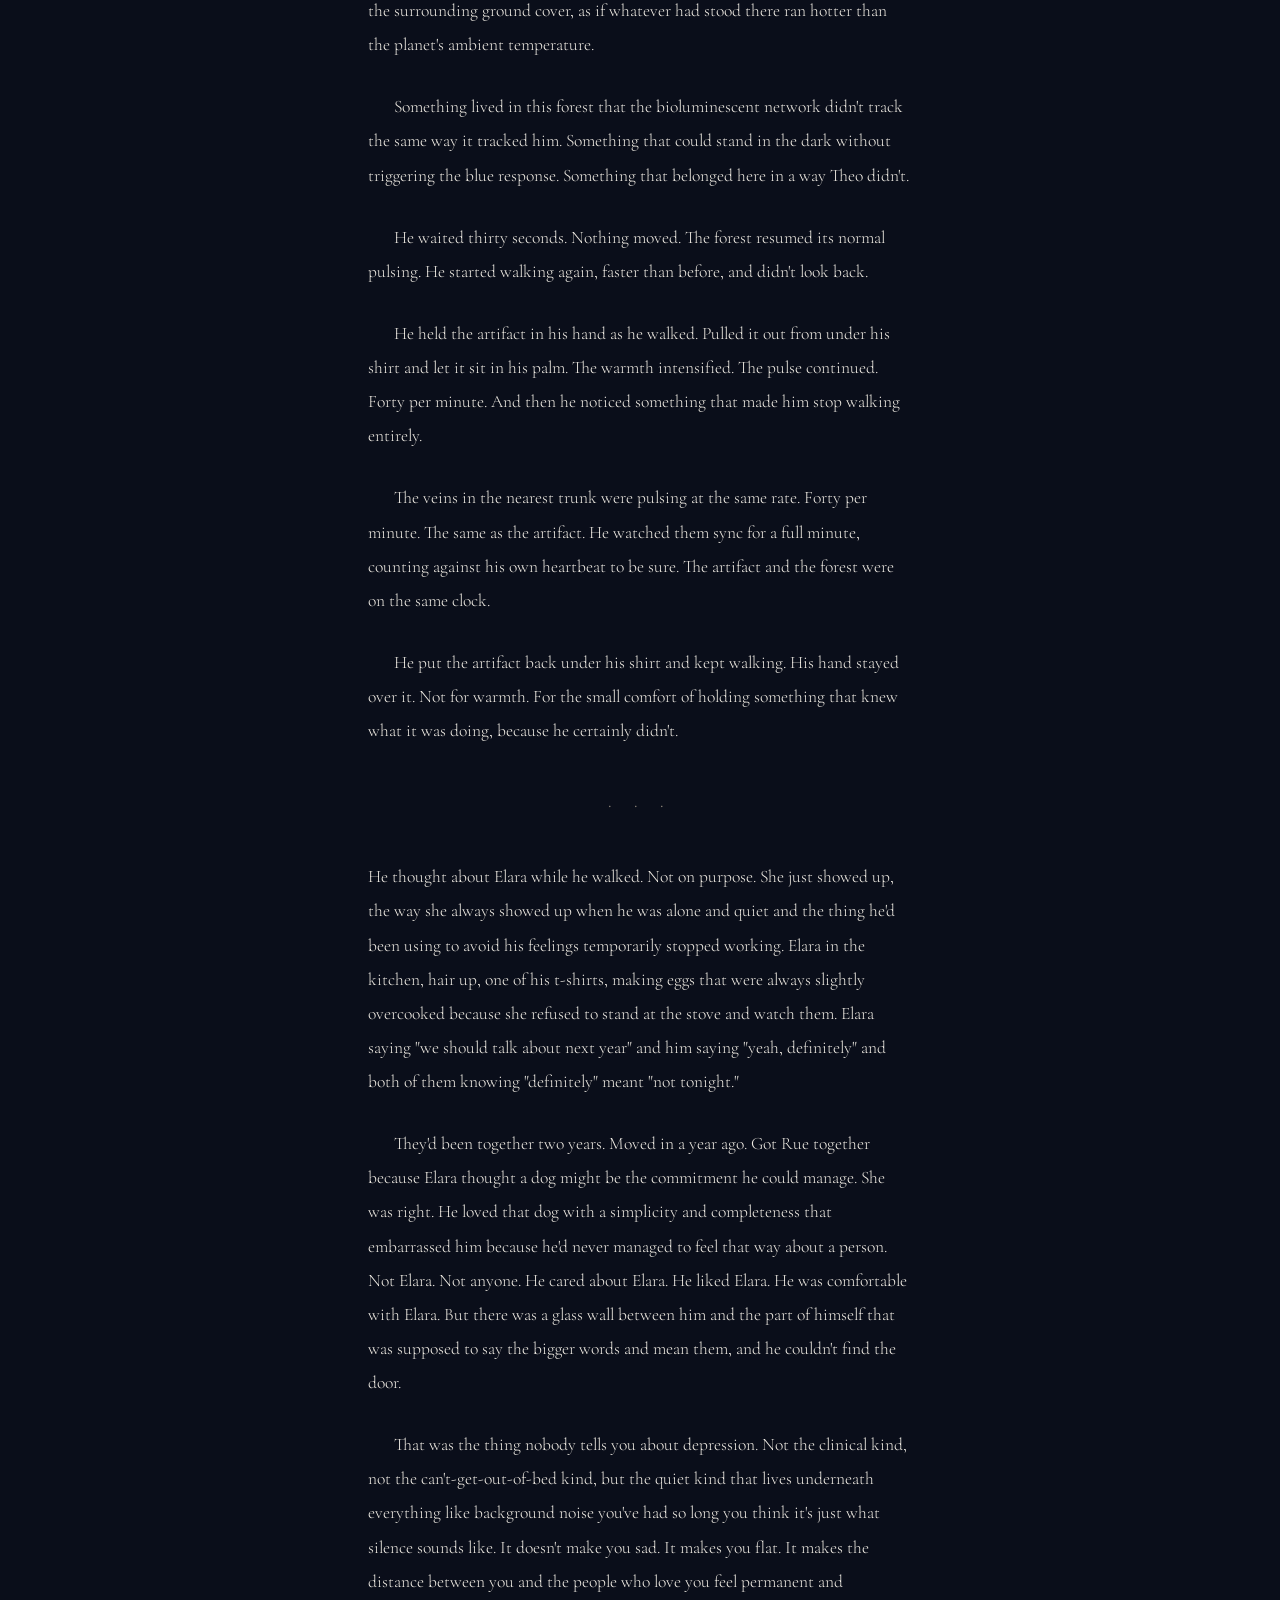
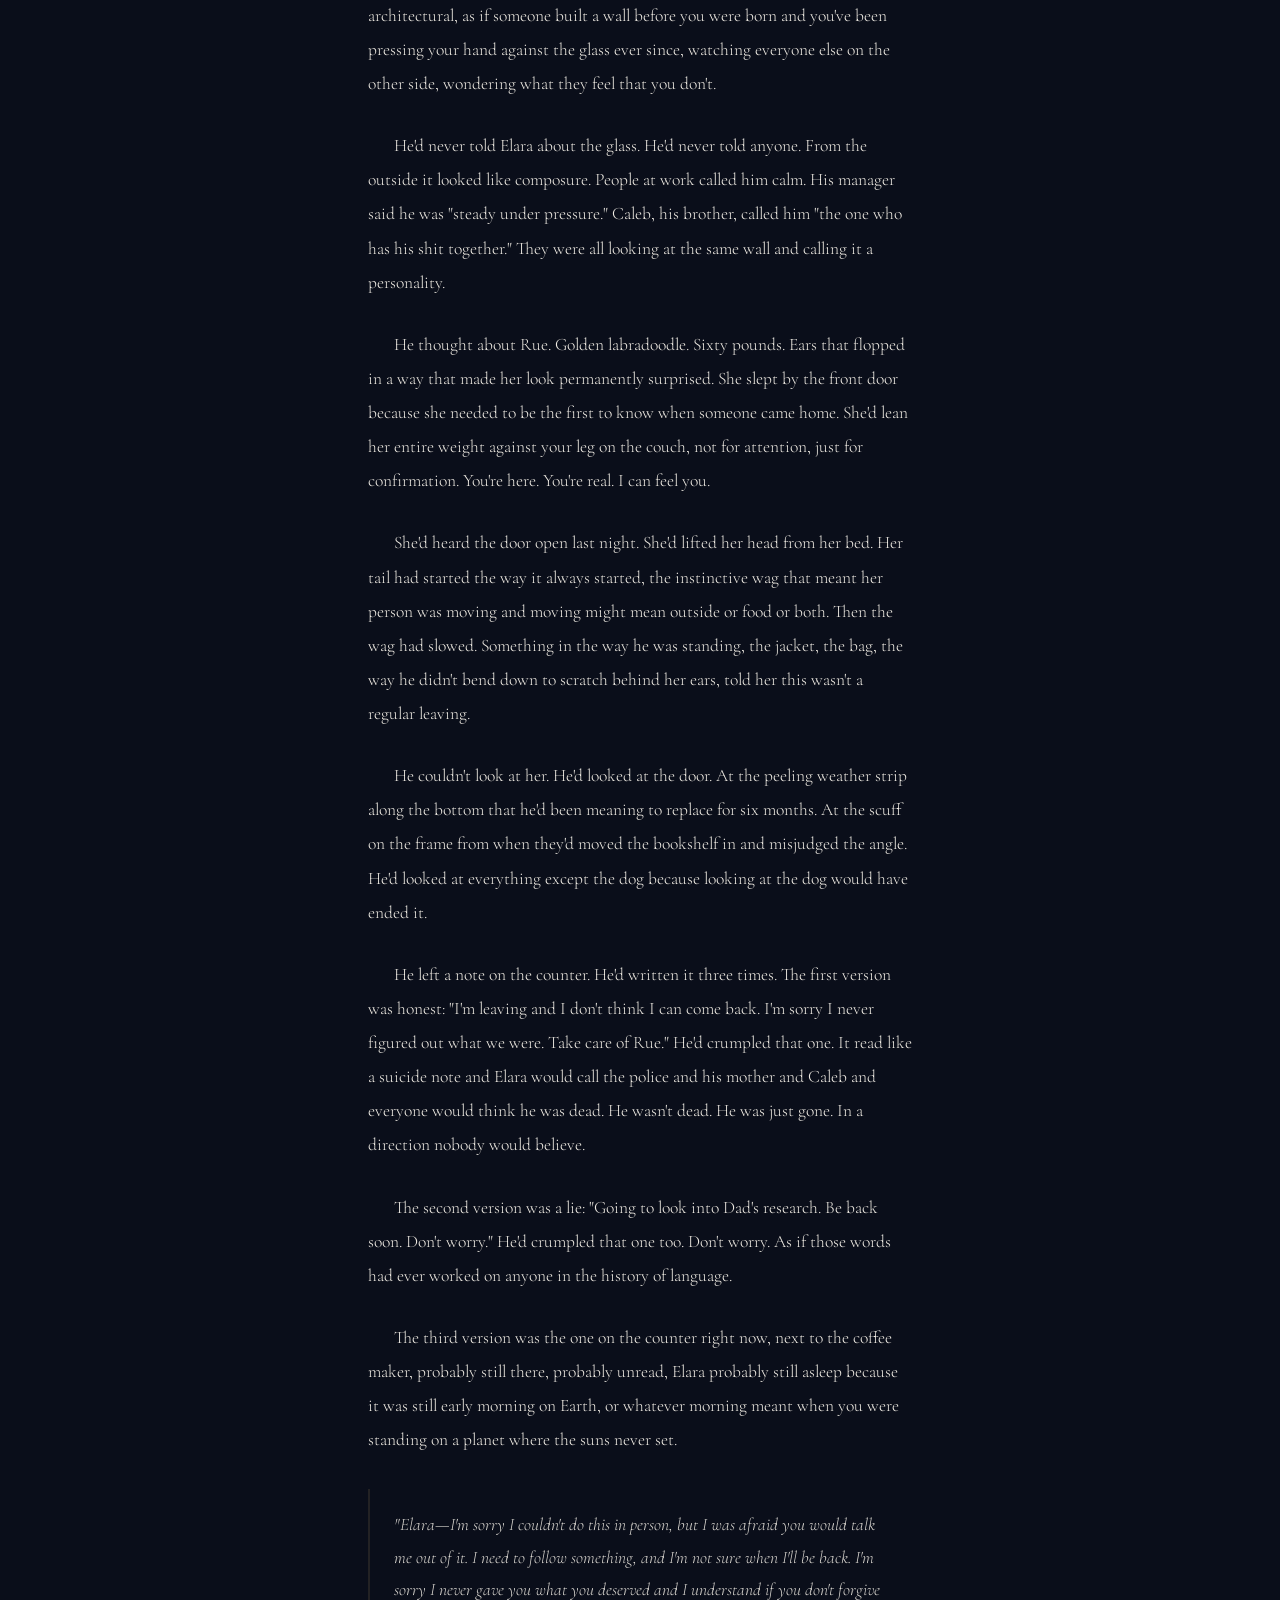
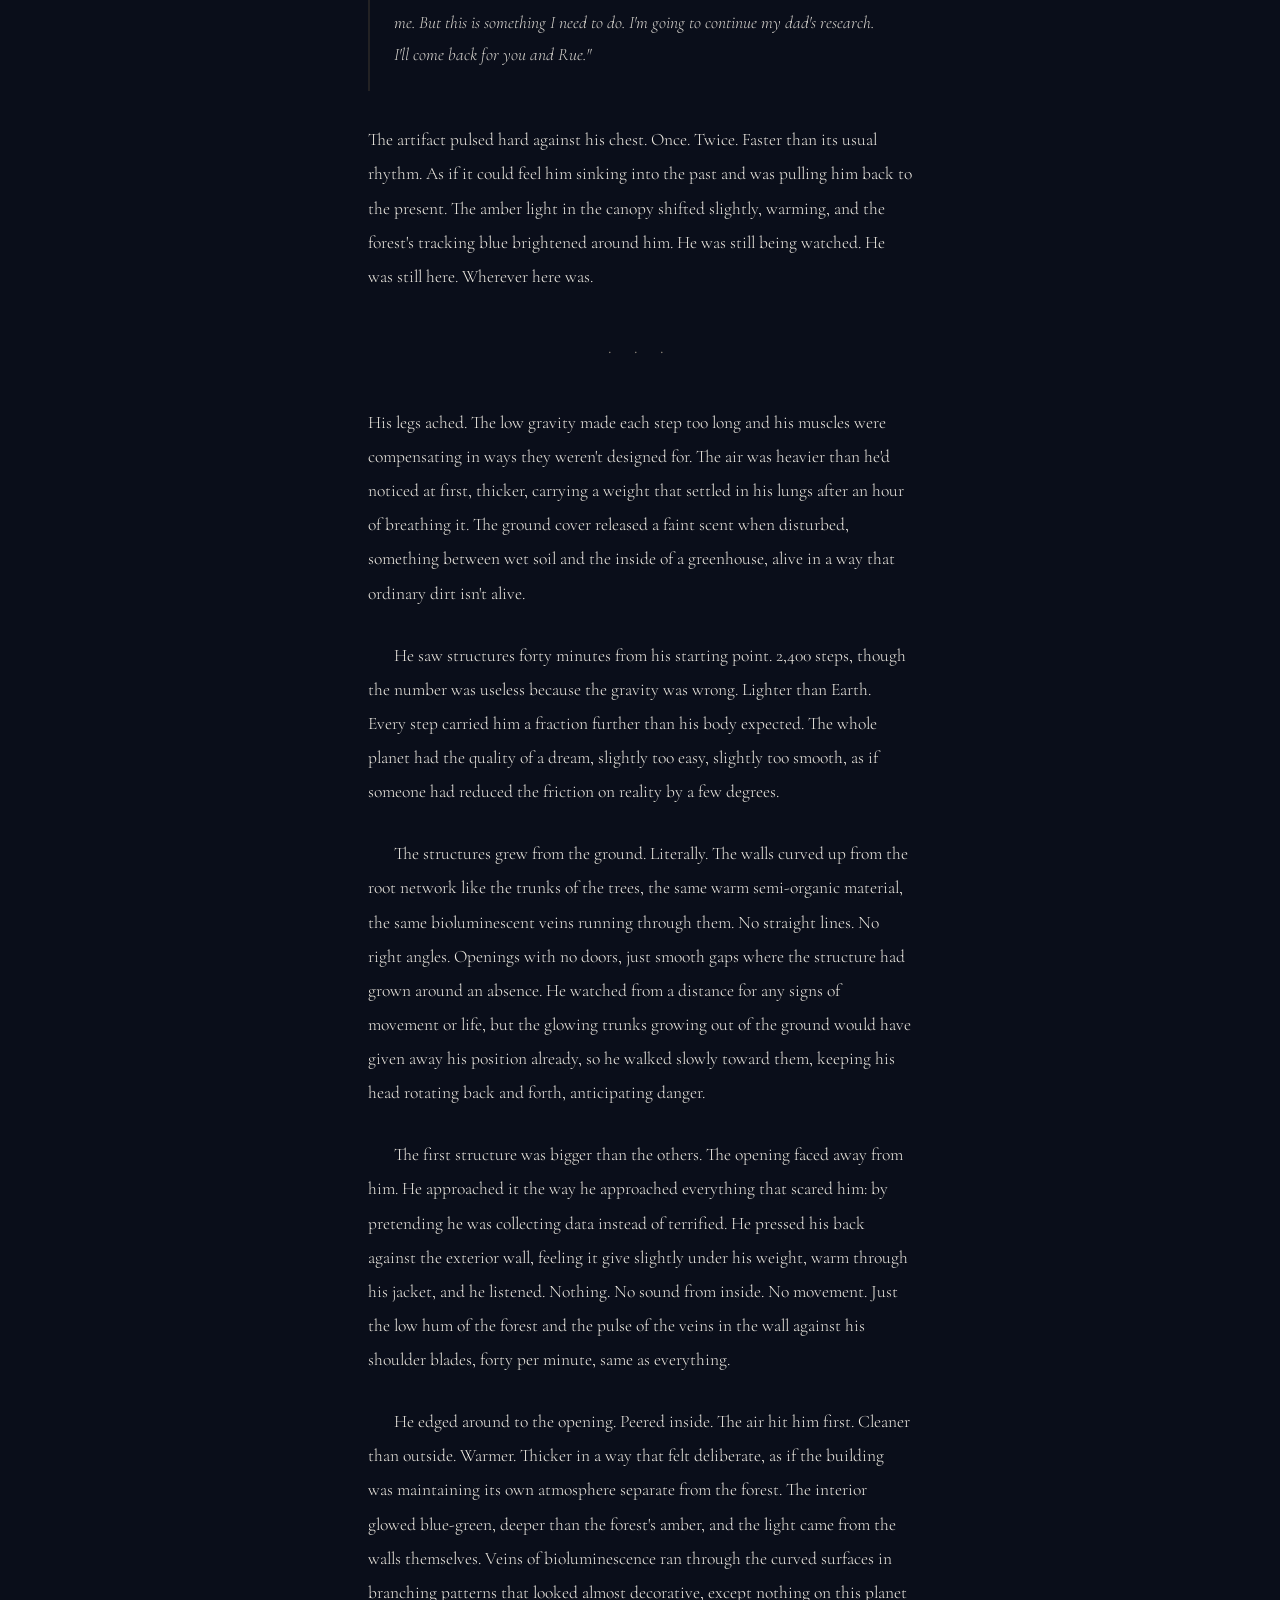
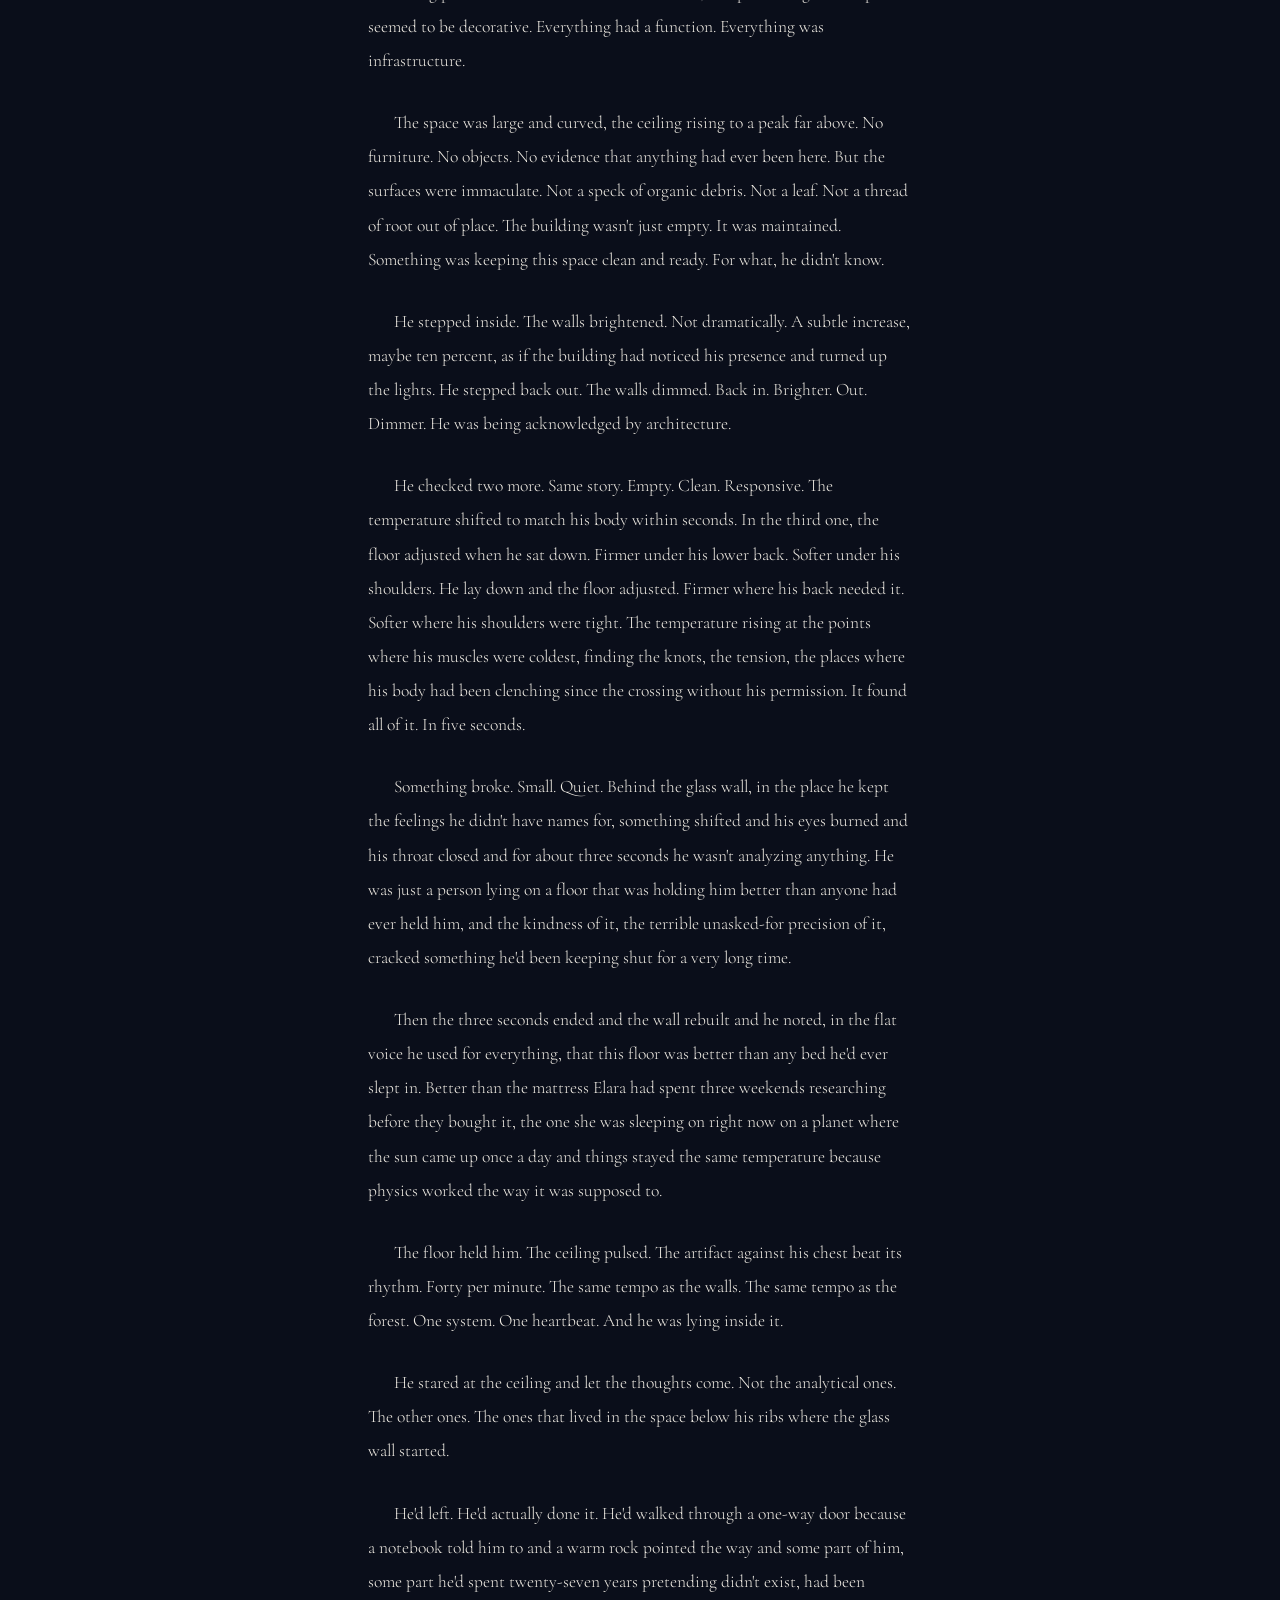
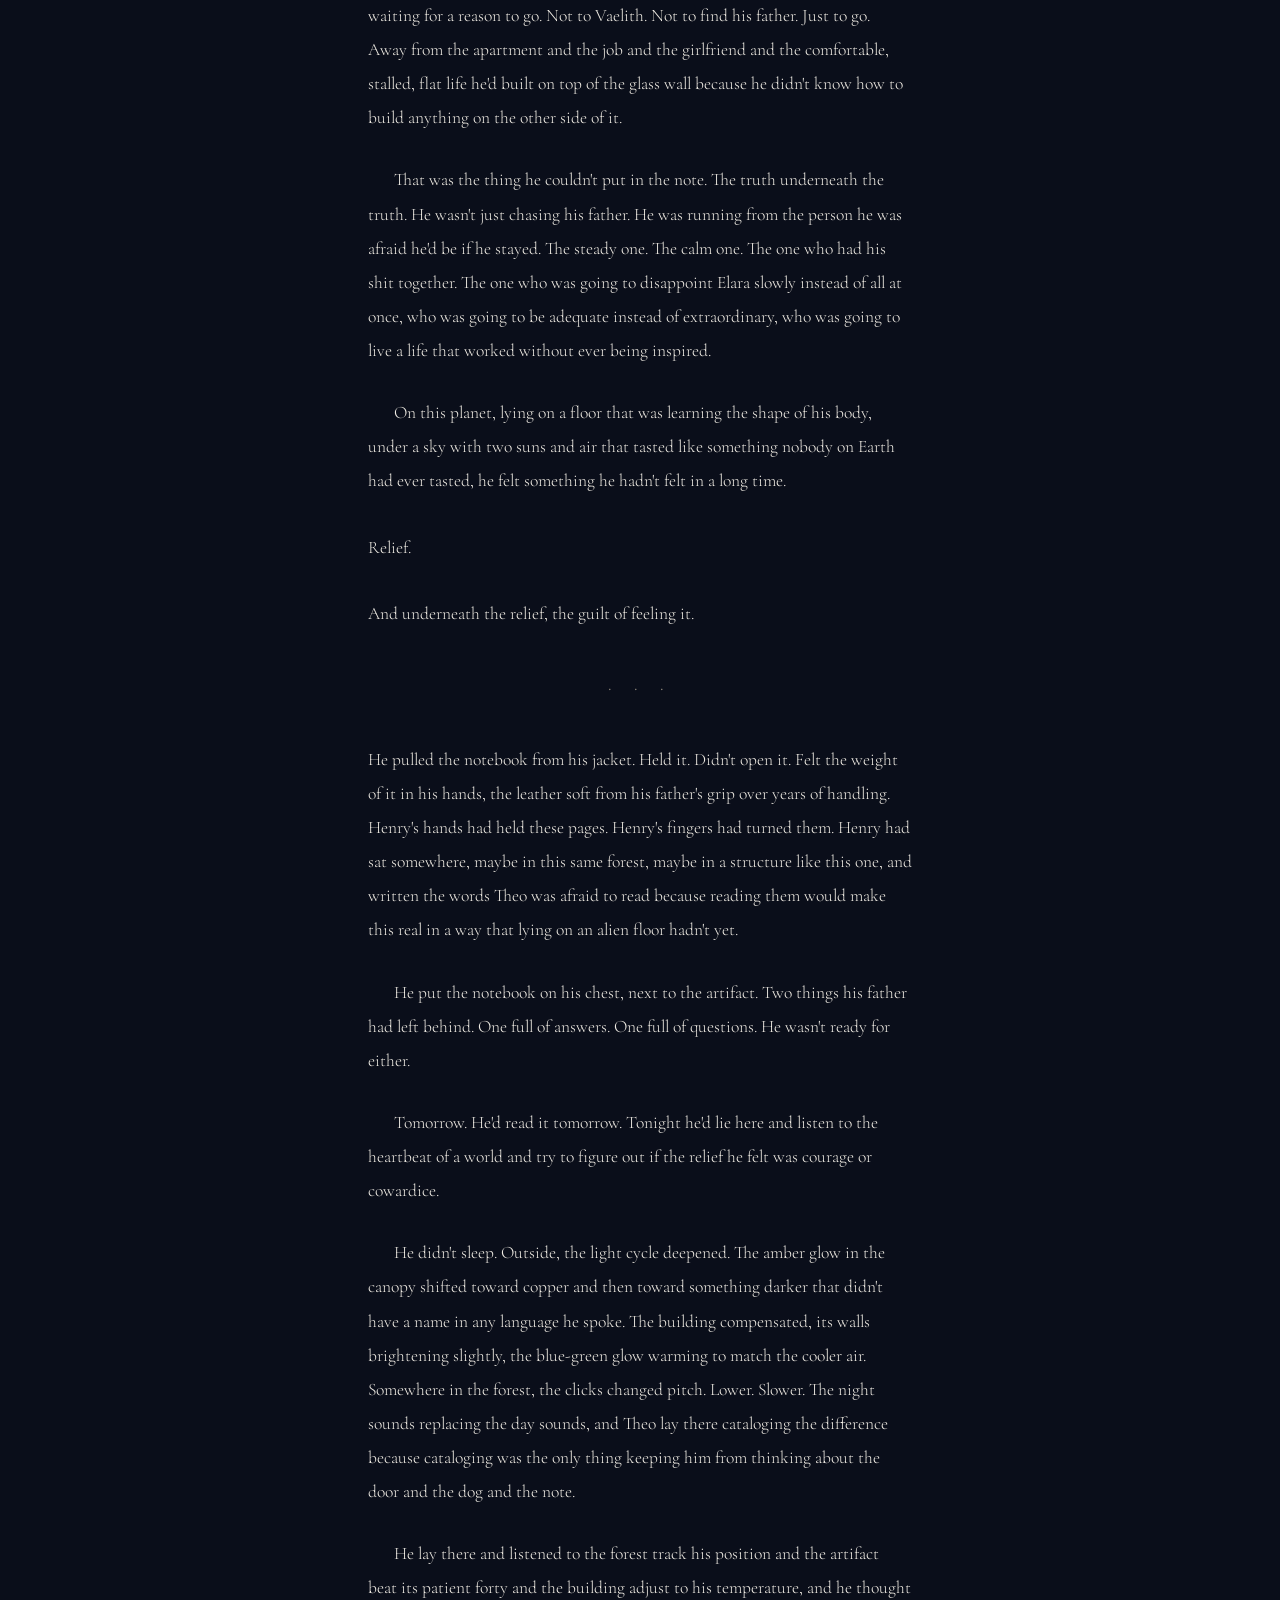
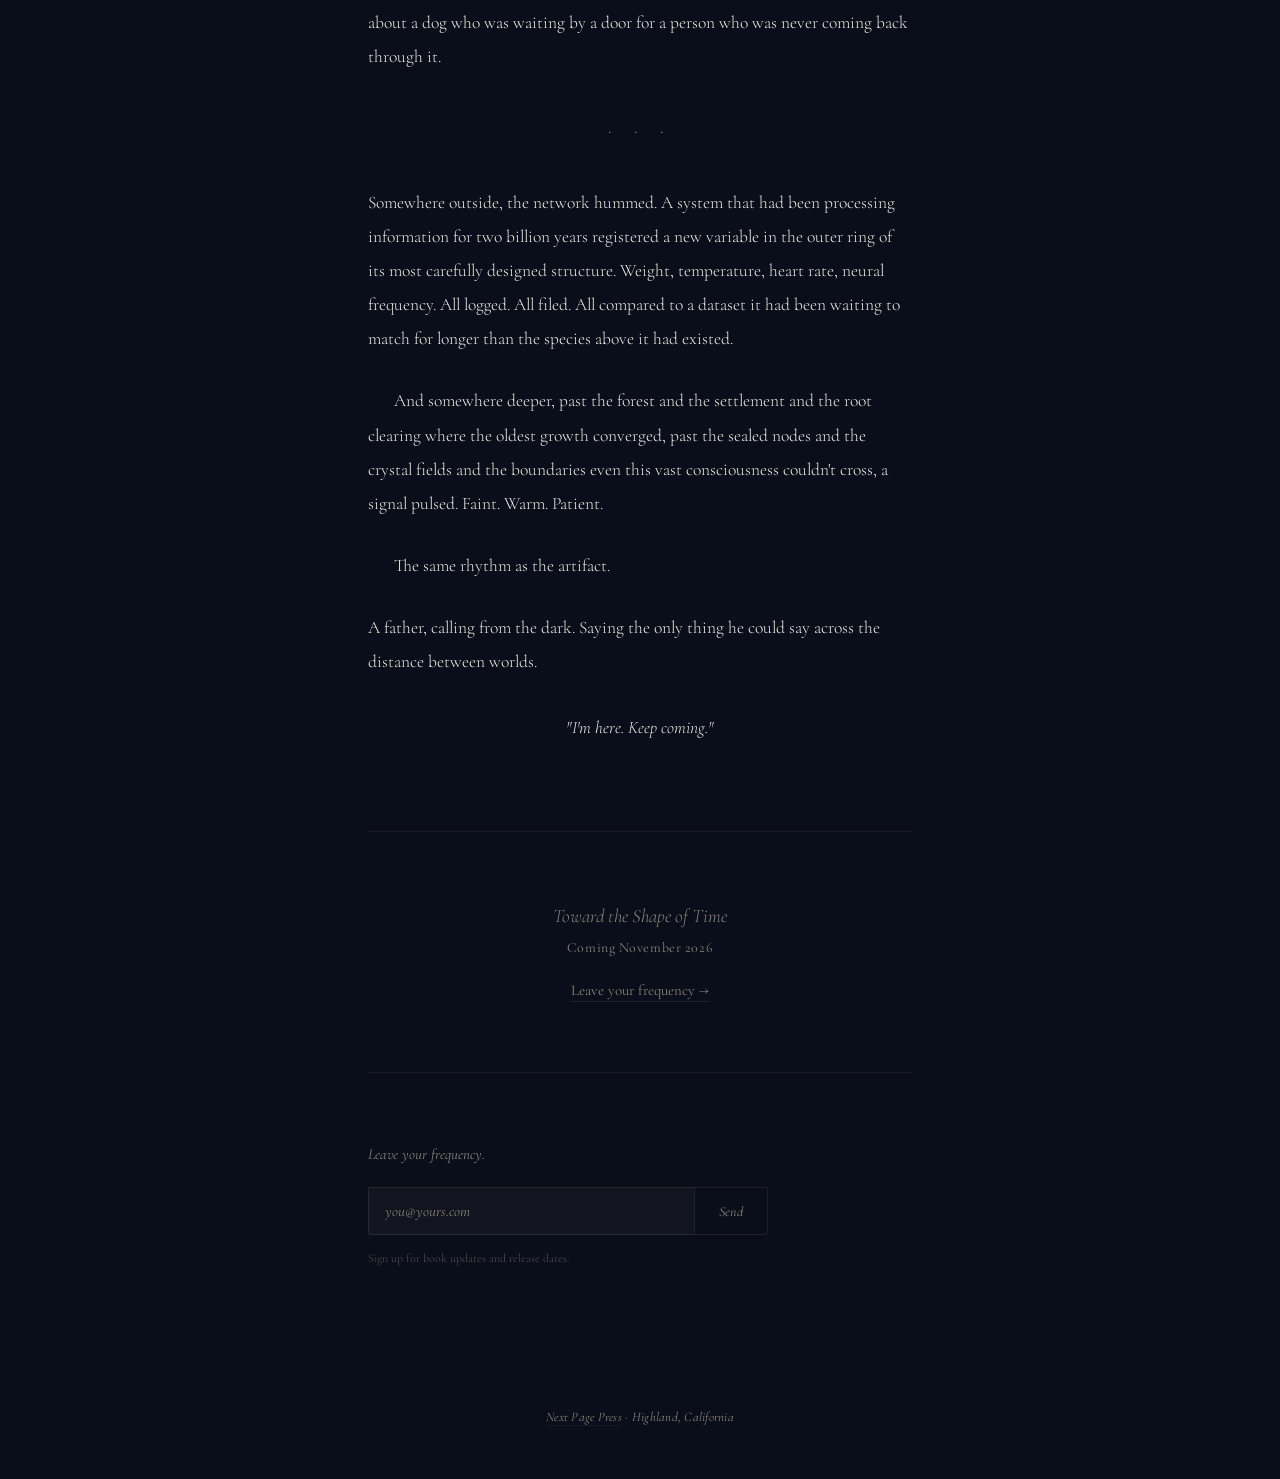
<file: chapter1.html>
<!DOCTYPE html>
<html lang="en">
<head>
<meta charset="UTF-8">
<meta name="viewport" content="width=device-width, initial-scale=1.0">
<title>Chapter One: Arrival — Lucas Reed</title>
<meta name="description" content="Read Chapter One of Toward the Shape of Time by Lucas Reed.">
<meta property="og:title" content="Chapter One: Arrival — Toward the Shape of Time">
<meta property="og:description" content="He was not where he had been. He knew it before he opened his eyes.">
<meta property="og:type" content="website">
<meta property="og:url" content="https://www.lucasreedbooks.com/chapter1.html">
<link rel="icon" href="favicon.ico">
<link rel="preconnect" href="https://fonts.googleapis.com">
<link href="https://fonts.googleapis.com/css2?family=Cormorant+Garamond:ital,wght@0,300;0,400;0,500;0,600;1,300;1,400&display=swap" rel="stylesheet">
<style>
*{margin:0;padding:0;box-sizing:border-box}
:root{
  --bg:#0a0e1a;
  --text:#f0ece4;
  --dim:#8a8278;
  --glow:rgba(201,169,110,.4);
  --serif:'Cormorant Garamond',Georgia,'Times New Roman',serif;
}
html{scroll-behavior:smooth}
body{
  background:var(--bg);
  color:var(--text);
  font-family:var(--serif);
  -webkit-font-smoothing:antialiased;
  min-height:100vh;
  overflow-x:hidden;
}
body::before{
  content:'';
  position:fixed;
  inset:0;
  background:radial-gradient(ellipse at 50% 20%, rgba(201,169,110,.03) 0%, transparent 50%);
  pointer-events:none;
  z-index:0;
}
.page{
  position:relative;
  z-index:1;
  max-width:600px;
  margin:0 auto;
  padding:0 28px;
}
.back{
  padding:48px 0 0;
  font-size:14px;
  font-style:italic;
  letter-spacing:.04em;
}
.back a{
  color:var(--dim);
  text-decoration:none;
  transition:color .3s;
}
.back a:hover{color:var(--text)}
.heading{
  padding:10vh 0 2vh;
  text-align:center;
}
.chapter-label{
  font-size:13px;
  letter-spacing:.15em;
  text-transform:uppercase;
  color:var(--dim);
  margin-bottom:12px;
  font-variant:small-caps;
  letter-spacing:.1em;
  font-size:15px;
}
.heading h1{
  font-size:clamp(28px,4vw,38px);
  font-weight:400;
  color:var(--text);
  letter-spacing:.04em;
}
.chapter-body{
  padding:6vh 0;
}
.chapter-body p{
  font-size:clamp(15px,1.9vw,17.5px);
  font-weight:300;
  line-height:1.95;
  color:var(--text);
  margin-bottom:28px;
  text-indent:1.5em;
}
.chapter-body p.no-indent{
  text-indent:0;
}
.chapter-body p.single-line{
  text-indent:0;
  margin-top:32px;
  margin-bottom:32px;
}
.chapter-body blockquote{
  margin:32px 0;
  padding:20px 24px;
  border-left:2px solid rgba(201,169,110,.15);
  font-style:italic;
  font-size:clamp(15px,1.9vw,17.5px);
  font-weight:300;
  line-height:1.85;
  color:var(--text);
  opacity:.9;
}
.chapter-body .scene-break{
  text-align:center;
  margin:5vh 0;
  font-size:18px;
  color:var(--dim);
  letter-spacing:.5em;
}
.chapter-end{
  padding:8vh 0;
  border-top:1px solid rgba(201,169,110,.08);
  text-align:center;
}
.chapter-end .book-title{
  font-size:clamp(16px,2vw,19px);
  font-weight:300;
  font-style:italic;
  color:var(--dim);
  margin-bottom:12px;
}
.chapter-end .book-date{
  font-size:14px;
  color:var(--dim);
  letter-spacing:.04em;
  margin-bottom:24px;
}
.chapter-end a{
  font-size:15px;
  color:var(--dim);
  text-decoration:none;
  border-bottom:1px solid rgba(201,169,110,.12);
  padding-bottom:2px;
  transition:all .3s;
}
.chapter-end a:hover{
  color:var(--text);
  border-color:var(--glow);
}
.signal{
  padding:8vh 0;
  border-top:1px solid rgba(201,169,110,.08);
}
.signal-prompt{
  font-size:15px;
  font-style:italic;
  color:var(--dim);
  margin-bottom:24px;
}
.signal-form{
  display:flex;
  gap:0;
  max-width:400px;
}
.signal-form input{
  flex:1;
  padding:14px 16px;
  background:rgba(212,207,199,.04);
  border:1px solid rgba(201,169,110,.12);
  border-right:none;
  color:var(--text);
  font-family:var(--serif);
  font-size:15px;
  outline:none;
  border-radius:2px 0 0 2px;
  transition:border-color .3s;
}
.signal-form input::placeholder{
  color:var(--dim);
  font-style:italic;
}
.signal-form input:focus{
  border-color:var(--glow);
}
.signal-form button{
  padding:14px 24px;
  background:transparent;
  border:1px solid rgba(201,169,110,.12);
  color:var(--dim);
  font-family:var(--serif);
  font-size:14px;
  font-style:italic;
  cursor:pointer;
  border-radius:0 2px 2px 0;
  transition:all .3s;
  white-space:nowrap;
}
.signal-form button:hover{
  color:var(--text);
  border-color:var(--glow);
  background:rgba(201,169,110,.04);
}
.signal-note{
  margin-top:16px;
  font-size:12px;
  color:var(--dim);
  opacity:.5;
}
.imprint{
  padding:8vh 0 6vh;
  text-align:center;
  font-size:13px;
  color:var(--dim);
  font-style:italic;
  letter-spacing:.02em;
}
.imprint a{
  color:var(--dim);
  text-decoration:none;
  border-bottom:1px solid rgba(201,169,110,.06);
}
.imprint a:hover{color:var(--text)}
.star{
  position:fixed;
  width:1px;
  height:1px;
  background:var(--text);
  border-radius:50%;
  opacity:0;
  animation:twinkle var(--d) ease-in-out infinite;
  pointer-events:none;
  z-index:0;
}
@keyframes twinkle{
  0%,100%{opacity:0}
  50%{opacity:var(--o)}
}
@media(max-width:600px){
  .page{padding:0 22px}
}
</style>
</head>
<body>

<div class="star" style="top:12%;left:23%;--d:4.2s;--o:.15"></div>
<div class="star" style="top:8%;left:67%;--d:5.8s;--o:.2"></div>
<div class="star" style="top:34%;left:82%;--d:3.9s;--o:.1"></div>
<div class="star" style="top:56%;left:11%;--d:6.5s;--o:.12"></div>
<div class="star" style="top:71%;left:91%;--d:4.7s;--o:.18"></div>

<div class="page">

  <div class="back"><a href="index.html">&larr; Back</a></div>

  <div class="heading">
    <div class="chapter-label">Chapter One</div>
    <h1>Arrival</h1>
  </div>

  <div class="chapter-body">

    <p class="no-indent">He was not where he had been. He knew it before he opened his eyes.</p>

    <p class="no-indent">His cheek was pressed into something that pulsed faintly, a rhythm he could feel resonate throughout his body. His skull pounded in a way that suggested violence. Not a headache. Closer to the feeling of being reassembled by someone who doesn't read instructions.</p>

    <p>His mouth tasted like copper and something else, something chemical and foreign, and his first thought was "I'm alive." His second thought was "that was different than I planned" although he didn't truly know what to expect.</p>

    <p>He lay still, thinking. That's what he did when anything in his life felt like it was falling apart. Assessed the situation and came up with a plan. Ran the numbers. He counted. He cataloged. He built a dataset out of chaos because data was the only thing that didn't lie to him, even when it told him something he didn't want to hear.</p>

    <p>He focused on his hands. The ground beneath them was still pulsing. His legs felt heavy but intact, the kind of heavy that follows running a long distance. Something hard and hot pressed into his sternum through his shirt. The artifact. Still there. Still on its cord. His stiff neck felt sore, wrenched, like he'd been grabbed by his skull and pulled through something that wasn't designed for human bodies.</p>

    <p>He opened his eyes and the light was wrong. Amber. Everything was tinted amber, as if the whole world had been photographed through a filter. He didn't know where the light came from. The canopy above him was dense, flat translucent panels of something biological layered over each other, and it should have been dark underneath. Instead the light seemed to come from everywhere at once, like the air itself glowed.</p>

    <p>He pushed himself to his hands and knees. The ground adjusted. Not like sand shifting. Like the surface was reading his weight in real time and reconfiguring to support it. Firmer under his palms where he pressed hard. Softer where his knees settled. The ground seemed to respond to his physical touch.</p>

    <p>He stood up. Wiped his hands on his jeans. Looked up.</p>

    <p class="single-line">Two suns.</p>

    <p class="no-indent">Everything else he could have explained away. The warm ground. The pulsing. The wrong light. Concussion. Drugs. A dream he'd wake up from in his apartment with Rue on his feet and Elara breathing softly on the other side of the bed. But two suns were two suns. One hung low and swollen and amber-orange, the kind of oversized thing a kid would crayon into the corner of a drawing. The other was higher, smaller, blue-white, sharp enough to make him squint through the canopy. Together they made a light his eyes had no category for. Every shadow came from two directions. Every color leaned toward something that wasn't quite a color he'd seen before.</p>

    <p>He was not on Earth. He'd known that since the trailhead at San Gorgonio Pass. Since the air tore open. Since the crossing pulled him through something that felt like being turned inside out. But standing here, under two suns, with alien dirt on his face and his phone gone and everything that connected him to the world he'd left sitting on a kitchen counter in Highland, California, knowing it and feeling it were different animals.</p>

    <p>The air tasted like wet stone and something sweet. He breathed it and his lungs didn't reject it. Small mercy.</p>

    <p>He did the inventory. It didn't take long.</p>

    <p class="no-indent">No phone. No wallet. No keys. No ID. He patted every pocket the way he'd patted them ten thousand times walking out of his apartment, the mechanical habit of a person who always assumed he was forgetting something because he usually was. All empty. Everything that proved he was Theo Kairos, twenty-seven years old, data analyst, tenant at 601 Greenspot Crossing, Apartment 9, guy who couldn't commit to the woman he lived with, guy who loved his dog more simply than he'd ever loved a person. All of it gone.</p>

    <p>He had two things.</p>

    <p class="no-indent">The notebook was in his inside jacket. His father's. Leather-bound, pages soft from years of handling, dense with handwriting that shifted between the careful script of a physicist showing his work and the loose scrawl of a man writing too fast because the thing in his head wouldn't wait for his hand to catch up. Theo had read most of it in the eleven days since his mother called. He'd read it at the kitchen table at 2 AM while Elara slept. He'd read it in his car in the parking lot at the pass, engine running, trying to decide if the man who wrote these words was a genius or insane. He'd read the last entry, "nobody comes back," and still put on his jacket and walked out the door.</p>

    <p>The artifact hung on a cord around his neck. Dark metallic material, small like a silver dollar but heavier than it should be. An amber gemstone set into it that caught light at angles that seemed wrong, as if the stone and the photons had a private arrangement that excluded normal physics. It was hot against his chest. Not painful. The heat of a living thing. It pulsed. Slow. Steady. About forty beats per minute. His own heart was running somewhere around ninety. The artifact didn't share his panic.</p>

    <p>He'd had it for eleven days. He'd found it on his father's desk, sitting on top of the notebook like a paperweight, the evening his mother called and said your father didn't come home. Picking it up came with a feeling of relief he couldn't explain. A compass needle that had been spinning his entire life suddenly finding north.</p>

    <p>That was a thought he didn't want to examine too closely. The idea that a warm rock could feel like the answer to a question he hadn't known he was asking. It sounded like the kind of thing people said before they joined cults.</p>

    <p>He started walking.</p>

    <p class="no-indent">The forest was massive. Trunks wider than his apartment's living room, covered in a surface that wasn't bark but appeared darker, ridged, almost metallic. Running through it in branching patterns were veins of light. Green-gold. Dim. They pulsed in a synchronized rhythm that made the trees look vascular, as if the whole forest had a circulatory system and the light was its blood.</p>

    <p>When he passed a trunk, the light shifted. Green-gold warming to blue at the closest point, holding while he was near, fading back as he moved on. He stopped. The blue held. He stepped left. The blue tracked left. He stepped back. It faded. He was being watched. By the trees. By the light. By the system that connected every trunk to every other trunk through the glowing network in the ground beneath his feet.</p>

    <p>He kept walking. Not because walking was smart but because standing still in a forest that was tracking him felt worse. At least movement gave him data. Direction. Distance. Terrain changes. His brain was built for pattern recognition and right now it was starving, so he fed it the only way he could: one step at a time, counting as he went.</p>

    <p>The gravity was wrong. Lighter than Earth by what he guessed was five to eight percent. Every step carried him slightly further than his body expected. His inner ear couldn't calibrate. He kept overshooting, landing half a beat early, like walking on a trampoline somebody forgot to tell him about. Twice he stumbled on the ground cover, a low dense material that looked like moss but felt warmer, wetter, more alive than any moss he'd touched. Something moved in his peripheral vision. Quick. Iridescent. Gone when he turned to look. Not an insect. Not a bird. Something that existed in the margins of his sight and refused to be observed directly.</p>

    <p>The sounds were wrong too. Not silence. The forest hummed at a frequency just below what his ears could resolve. A vibration he felt in his jaw more than heard. And layered over it, clicks. Irregular clusters of sharp sounds from somewhere in the canopy. Biological. Probably. But nothing he could map to any animal he knew. No birdsong. No cricket chirp. Just noise from living things he couldn't see, in a pitch range that sat right where the human brain starts filing things under "threat."</p>

    <p>He counted his steps. 800. 1,200. 1,600. Somewhere around 1,400 his right leg buckled. Not fully. Just a half-second where the knee didn't lock and his weight shifted wrong and he caught himself on a trunk. The bark was warm under his palm. The veins flared blue at his touch. His hand was shaking. Both hands were shaking. He held them out in front of him and watched them tremble in the amber light and for one second he wasn't a data analyst building a dataset. He was a twenty-seven-year-old kid standing alone on a planet that wasn't his and nobody in any world knew where he was.</p>

    <p>The second passed. He closed his hands. Kept walking. The analyst came back like a door shutting.</p>

    <p>The trunks were getting wider. The canopy lower. The blue tracking light wasn't just following him anymore. It was running ahead. Rippling forward through the network, lighting up trunks he hadn't reached yet, as if the forest was announcing his position to something further in.</p>

    <p>At around 1,800 steps he stopped. Not because he wanted to. Because the forest stopped with him. The hum cut out. The clicks went silent. The bioluminescence in every trunk within sight froze mid-pulse, holding its color, not shifting, not tracking, just holding. As if the entire system had taken a breath and was waiting to see what he'd do next.</p>

    <p>He stood in the silence for ten seconds. Fifteen. The only sound was his own breathing and the faint beat of the artifact against his sternum. Then, like a switch being flipped, the forest resumed. The hum returned. The clicks scattered through the canopy. The light began pulsing and tracking again. As if nothing had happened. As if the whole network hadn't just paused to look at him.</p>

    <p>He kept walking. Faster now.</p>

    <p>Something moved between the trunks ahead of him. Not the peripheral iridescent things he'd been glimpsing since he started walking. Something bigger. A cluster of trunks about fifty feet ahead went dark. Not dim. Dark. The bioluminescence in their veins cut out completely, as if something was standing between them that absorbed the light instead of reflecting it. Theo froze. The dark patch held. Two seconds. Three. Five. He could feel his heartbeat in his throat. The artifact pulsed against his chest, faster than its usual forty, as if it had noticed too.</p>

    <p>Then the light returned. Whatever had been there was gone. But the ground where it had stood was different. The moss pressed flat in a shape that wasn't human. Wider. Lower. Four points of contact, heavy ones, spaced in a pattern that suggested something large on four legs. The pressed moss was warmer than the surrounding ground cover, as if whatever had stood there ran hotter than the planet's ambient temperature.</p>

    <p>Something lived in this forest that the bioluminescent network didn't track the same way it tracked him. Something that could stand in the dark without triggering the blue response. Something that belonged here in a way Theo didn't.</p>

    <p>He waited thirty seconds. Nothing moved. The forest resumed its normal pulsing. He started walking again, faster than before, and didn't look back.</p>

    <p>He held the artifact in his hand as he walked. Pulled it out from under his shirt and let it sit in his palm. The warmth intensified. The pulse continued. Forty per minute. And then he noticed something that made him stop walking entirely.</p>

    <p>The veins in the nearest trunk were pulsing at the same rate. Forty per minute. The same as the artifact. He watched them sync for a full minute, counting against his own heartbeat to be sure. The artifact and the forest were on the same clock.</p>

    <p>He put the artifact back under his shirt and kept walking. His hand stayed over it. Not for warmth. For the small comfort of holding something that knew what it was doing, because he certainly didn't.</p>

    <div class="scene-break">· · ·</div>

    <p class="no-indent">He thought about Elara while he walked. Not on purpose. She just showed up, the way she always showed up when he was alone and quiet and the thing he'd been using to avoid his feelings temporarily stopped working. Elara in the kitchen, hair up, one of his t-shirts, making eggs that were always slightly overcooked because she refused to stand at the stove and watch them. Elara saying "we should talk about next year" and him saying "yeah, definitely" and both of them knowing "definitely" meant "not tonight."</p>

    <p>They'd been together two years. Moved in a year ago. Got Rue together because Elara thought a dog might be the commitment he could manage. She was right. He loved that dog with a simplicity and completeness that embarrassed him because he'd never managed to feel that way about a person. Not Elara. Not anyone. He cared about Elara. He liked Elara. He was comfortable with Elara. But there was a glass wall between him and the part of himself that was supposed to say the bigger words and mean them, and he couldn't find the door.</p>

    <p>That was the thing nobody tells you about depression. Not the clinical kind, not the can't-get-out-of-bed kind, but the quiet kind that lives underneath everything like background noise you've had so long you think it's just what silence sounds like. It doesn't make you sad. It makes you flat. It makes the distance between you and the people who love you feel permanent and architectural, as if someone built a wall before you were born and you've been pressing your hand against the glass ever since, watching everyone else on the other side, wondering what they feel that you don't.</p>

    <p>He'd never told Elara about the glass. He'd never told anyone. From the outside it looked like composure. People at work called him calm. His manager said he was "steady under pressure." Caleb, his brother, called him "the one who has his shit together." They were all looking at the same wall and calling it a personality.</p>

    <p>He thought about Rue. Golden labradoodle. Sixty pounds. Ears that flopped in a way that made her look permanently surprised. She slept by the front door because she needed to be the first to know when someone came home. She'd lean her entire weight against your leg on the couch, not for attention, just for confirmation. You're here. You're real. I can feel you.</p>

    <p>She'd heard the door open last night. She'd lifted her head from her bed. Her tail had started the way it always started, the instinctive wag that meant her person was moving and moving might mean outside or food or both. Then the wag had slowed. Something in the way he was standing, the jacket, the bag, the way he didn't bend down to scratch behind her ears, told her this wasn't a regular leaving.</p>

    <p>He couldn't look at her. He'd looked at the door. At the peeling weather strip along the bottom that he'd been meaning to replace for six months. At the scuff on the frame from when they'd moved the bookshelf in and misjudged the angle. He'd looked at everything except the dog because looking at the dog would have ended it.</p>

    <p>He left a note on the counter. He'd written it three times. The first version was honest: "I'm leaving and I don't think I can come back. I'm sorry I never figured out what we were. Take care of Rue." He'd crumpled that one. It read like a suicide note and Elara would call the police and his mother and Caleb and everyone would think he was dead. He wasn't dead. He was just gone. In a direction nobody would believe.</p>

    <p>The second version was a lie: "Going to look into Dad's research. Be back soon. Don't worry." He'd crumpled that one too. Don't worry. As if those words had ever worked on anyone in the history of language.</p>

    <p>The third version was the one on the counter right now, next to the coffee maker, probably still there, probably unread, Elara probably still asleep because it was still early morning on Earth, or whatever morning meant when you were standing on a planet where the suns never set.</p>

    <blockquote>"Elara&mdash;I'm sorry I couldn't do this in person, but I was afraid you would talk me out of it. I need to follow something, and I'm not sure when I'll be back. I'm sorry I never gave you what you deserved and I understand if you don't forgive me. But this is something I need to do. I'm going to continue my dad's research. I'll come back for you and Rue."</blockquote>

    <p class="no-indent">The artifact pulsed hard against his chest. Once. Twice. Faster than its usual rhythm. As if it could feel him sinking into the past and was pulling him back to the present. The amber light in the canopy shifted slightly, warming, and the forest's tracking blue brightened around him. He was still being watched. He was still here. Wherever here was.</p>

    <div class="scene-break">· · ·</div>

    <p class="no-indent">His legs ached. The low gravity made each step too long and his muscles were compensating in ways they weren't designed for. The air was heavier than he'd noticed at first, thicker, carrying a weight that settled in his lungs after an hour of breathing it. The ground cover released a faint scent when disturbed, something between wet soil and the inside of a greenhouse, alive in a way that ordinary dirt isn't alive.</p>

    <p>He saw structures forty minutes from his starting point. 2,400 steps, though the number was useless because the gravity was wrong. Lighter than Earth. Every step carried him a fraction further than his body expected. The whole planet had the quality of a dream, slightly too easy, slightly too smooth, as if someone had reduced the friction on reality by a few degrees.</p>

    <p>The structures grew from the ground. Literally. The walls curved up from the root network like the trunks of the trees, the same warm semi-organic material, the same bioluminescent veins running through them. No straight lines. No right angles. Openings with no doors, just smooth gaps where the structure had grown around an absence. He watched from a distance for any signs of movement or life, but the glowing trunks growing out of the ground would have given away his position already, so he walked slowly toward them, keeping his head rotating back and forth, anticipating danger.</p>

    <p>The first structure was bigger than the others. The opening faced away from him. He approached it the way he approached everything that scared him: by pretending he was collecting data instead of terrified. He pressed his back against the exterior wall, feeling it give slightly under his weight, warm through his jacket, and he listened. Nothing. No sound from inside. No movement. Just the low hum of the forest and the pulse of the veins in the wall against his shoulder blades, forty per minute, same as everything.</p>

    <p>He edged around to the opening. Peered inside. The air hit him first. Cleaner than outside. Warmer. Thicker in a way that felt deliberate, as if the building was maintaining its own atmosphere separate from the forest. The interior glowed blue-green, deeper than the forest's amber, and the light came from the walls themselves. Veins of bioluminescence ran through the curved surfaces in branching patterns that looked almost decorative, except nothing on this planet seemed to be decorative. Everything had a function. Everything was infrastructure.</p>

    <p>The space was large and curved, the ceiling rising to a peak far above. No furniture. No objects. No evidence that anything had ever been here. But the surfaces were immaculate. Not a speck of organic debris. Not a leaf. Not a thread of root out of place. The building wasn't just empty. It was maintained. Something was keeping this space clean and ready. For what, he didn't know.</p>

    <p>He stepped inside. The walls brightened. Not dramatically. A subtle increase, maybe ten percent, as if the building had noticed his presence and turned up the lights. He stepped back out. The walls dimmed. Back in. Brighter. Out. Dimmer. He was being acknowledged by architecture.</p>

    <p>He checked two more. Same story. Empty. Clean. Responsive. The temperature shifted to match his body within seconds. In the third one, the floor adjusted when he sat down. Firmer under his lower back. Softer under his shoulders. He lay down and the floor adjusted. Firmer where his back needed it. Softer where his shoulders were tight. The temperature rising at the points where his muscles were coldest, finding the knots, the tension, the places where his body had been clenching since the crossing without his permission. It found all of it. In five seconds.</p>

    <p>Something broke. Small. Quiet. Behind the glass wall, in the place he kept the feelings he didn't have names for, something shifted and his eyes burned and his throat closed and for about three seconds he wasn't analyzing anything. He was just a person lying on a floor that was holding him better than anyone had ever held him, and the kindness of it, the terrible unasked-for precision of it, cracked something he'd been keeping shut for a very long time.</p>

    <p>Then the three seconds ended and the wall rebuilt and he noted, in the flat voice he used for everything, that this floor was better than any bed he'd ever slept in. Better than the mattress Elara had spent three weekends researching before they bought it, the one she was sleeping on right now on a planet where the sun came up once a day and things stayed the same temperature because physics worked the way it was supposed to.</p>

    <p>The floor held him. The ceiling pulsed. The artifact against his chest beat its rhythm. Forty per minute. The same tempo as the walls. The same tempo as the forest. One system. One heartbeat. And he was lying inside it.</p>

    <p>He stared at the ceiling and let the thoughts come. Not the analytical ones. The other ones. The ones that lived in the space below his ribs where the glass wall started.</p>

    <p>He'd left. He'd actually done it. He'd walked through a one-way door because a notebook told him to and a warm rock pointed the way and some part of him, some part he'd spent twenty-seven years pretending didn't exist, had been waiting for a reason to go. Not to Vaelith. Not to find his father. Just to go. Away from the apartment and the job and the girlfriend and the comfortable, stalled, flat life he'd built on top of the glass wall because he didn't know how to build anything on the other side of it.</p>

    <p>That was the thing he couldn't put in the note. The truth underneath the truth. He wasn't just chasing his father. He was running from the person he was afraid he'd be if he stayed. The steady one. The calm one. The one who had his shit together. The one who was going to disappoint Elara slowly instead of all at once, who was going to be adequate instead of extraordinary, who was going to live a life that worked without ever being inspired.</p>

    <p>On this planet, lying on a floor that was learning the shape of his body, under a sky with two suns and air that tasted like something nobody on Earth had ever tasted, he felt something he hadn't felt in a long time.</p>

    <p class="single-line">Relief.</p>

    <p class="no-indent">And underneath the relief, the guilt of feeling it.</p>

    <div class="scene-break">· · ·</div>

    <p class="no-indent">He pulled the notebook from his jacket. Held it. Didn't open it. Felt the weight of it in his hands, the leather soft from his father's grip over years of handling. Henry's hands had held these pages. Henry's fingers had turned them. Henry had sat somewhere, maybe in this same forest, maybe in a structure like this one, and written the words Theo was afraid to read because reading them would make this real in a way that lying on an alien floor hadn't yet.</p>

    <p>He put the notebook on his chest, next to the artifact. Two things his father had left behind. One full of answers. One full of questions. He wasn't ready for either.</p>

    <p>Tomorrow. He'd read it tomorrow. Tonight he'd lie here and listen to the heartbeat of a world and try to figure out if the relief he felt was courage or cowardice.</p>

    <p>He didn't sleep. Outside, the light cycle deepened. The amber glow in the canopy shifted toward copper and then toward something darker that didn't have a name in any language he spoke. The building compensated, its walls brightening slightly, the blue-green glow warming to match the cooler air. Somewhere in the forest, the clicks changed pitch. Lower. Slower. The night sounds replacing the day sounds, and Theo lay there cataloging the difference because cataloging was the only thing keeping him from thinking about the door and the dog and the note.</p>

    <p>He lay there and listened to the forest track his position and the artifact beat its patient forty and the building adjust to his temperature, and he thought about a dog who was waiting by a door for a person who was never coming back through it.</p>

    <div class="scene-break">· · ·</div>

    <p class="no-indent">Somewhere outside, the network hummed. A system that had been processing information for two billion years registered a new variable in the outer ring of its most carefully designed structure. Weight, temperature, heart rate, neural frequency. All logged. All filed. All compared to a dataset it had been waiting to match for longer than the species above it had existed.</p>

    <p>And somewhere deeper, past the forest and the settlement and the root clearing where the oldest growth converged, past the sealed nodes and the crystal fields and the boundaries even this vast consciousness couldn't cross, a signal pulsed. Faint. Warm. Patient.</p>

    <p>The same rhythm as the artifact.</p>

    <p class="no-indent">A father, calling from the dark. Saying the only thing he could say across the distance between worlds.</p>

    <p class="no-indent" style="font-style:italic;text-align:center;margin-top:32px;margin-bottom:32px;">"I'm here. Keep coming."</p>

  </div>

  <div class="chapter-end">
    <div class="book-title">Toward the Shape of Time</div>
    <div class="book-date">Coming November 2026</div>
    <a href="index.html#signal">Leave your frequency &rarr;</a>
  </div>

  <div class="signal" id="signal">
    <div class="signal-prompt">Leave your frequency.</div>
    <form class="signal-form" action="https://formspree.io/f/xqeypwqz" method="POST">
      <input type="email" name="email" placeholder="you@yours.com" required>
      <input type="hidden" name="_subject" value="New signal — lucasreedbooks.com">
      <button type="submit">Send</button>
    </form>
    <div class="signal-note">Sign up for book updates and release dates.</div>
  </div>

  <div class="imprint">
    <a href="https://www.nextpageco.com">Next Page Press</a> · Highland, California
  </div>

</div>

</body>
</html>
</file>
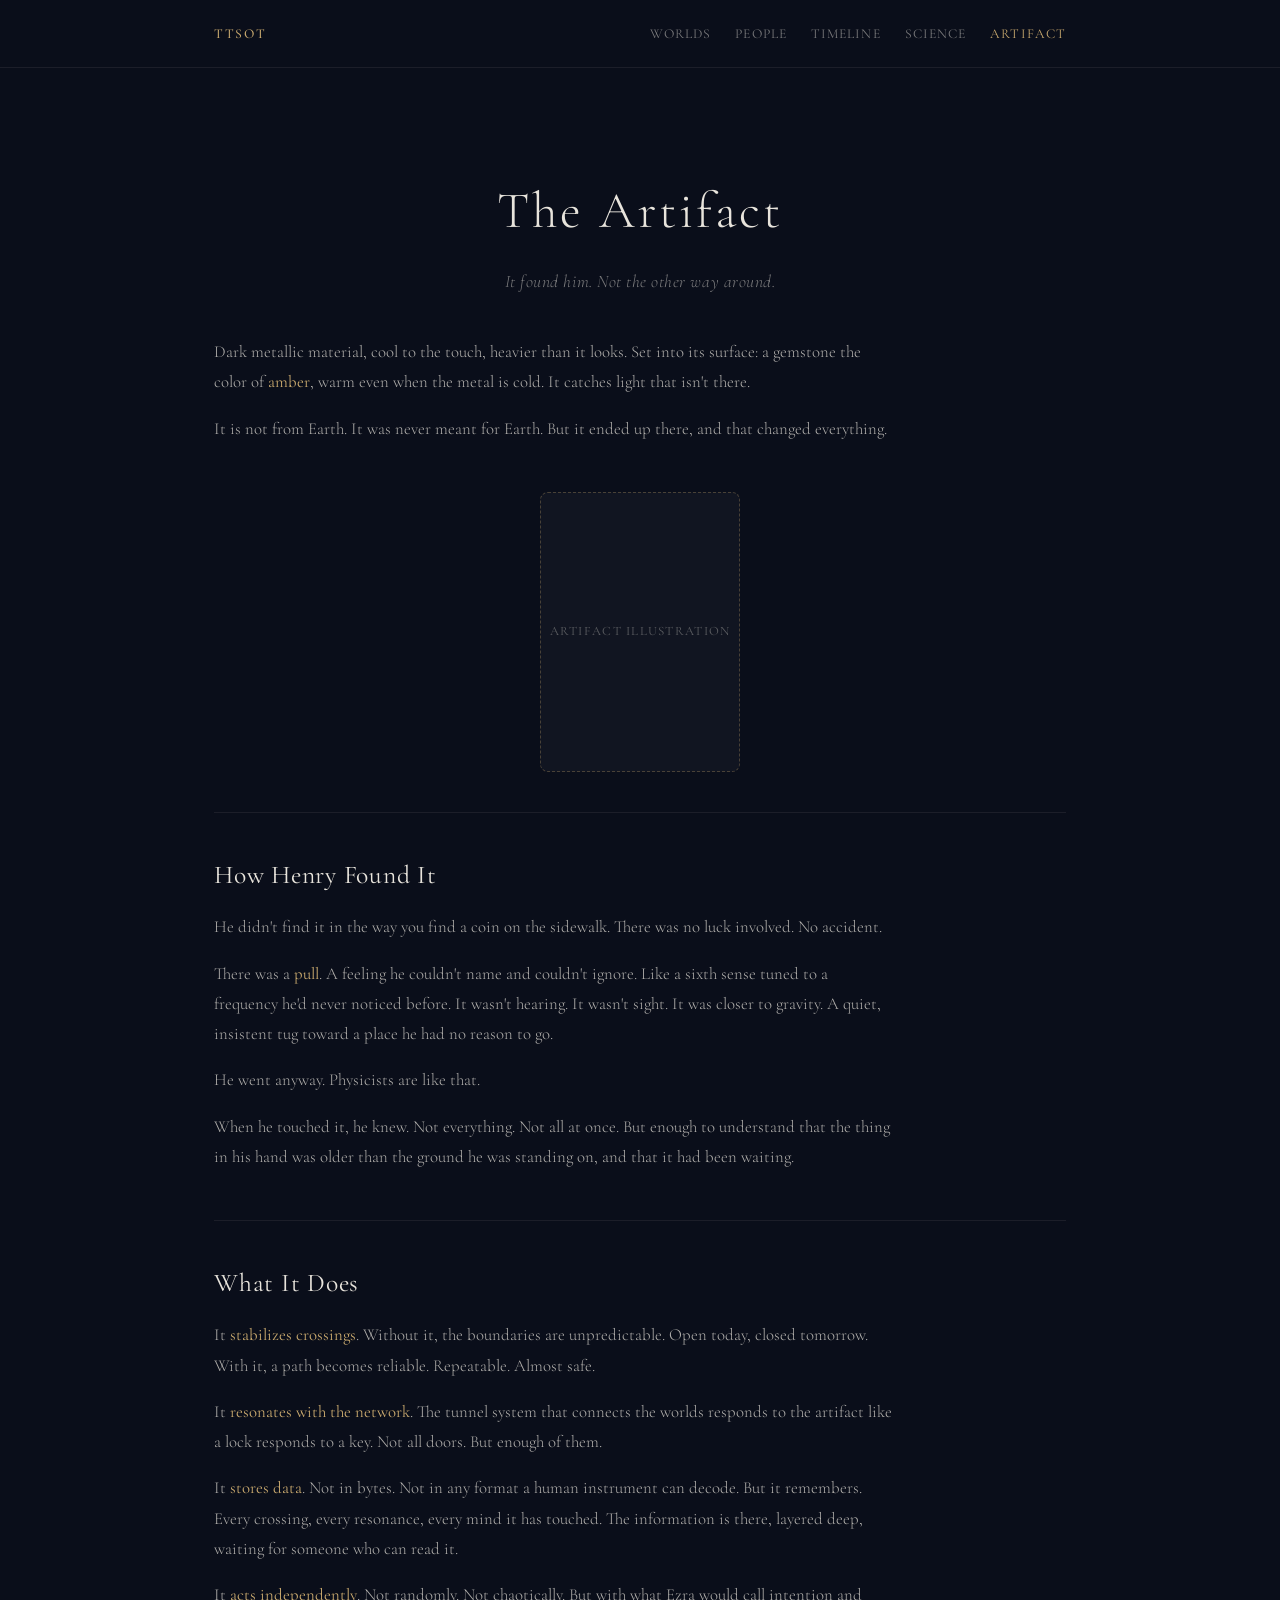
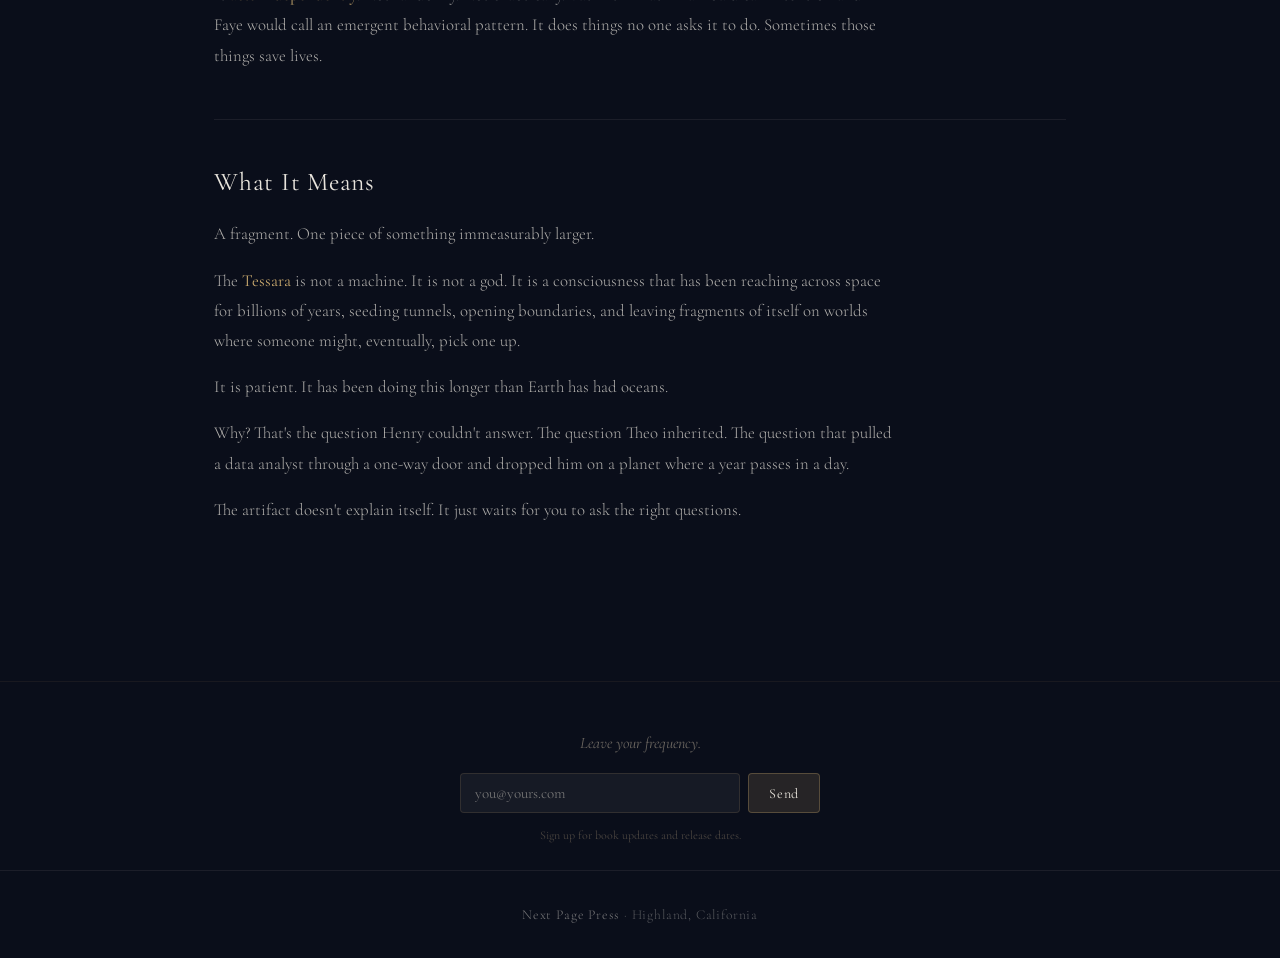
<file: world/artifact.html>
<!DOCTYPE html>
<html lang="en">
<head>
  <meta charset="UTF-8">
  <meta name="viewport" content="width=device-width, initial-scale=1.0">
  <title>The Artifact — Toward the Shape of Time</title>
  <link rel="stylesheet" href="styles.css">
</head>
<body>
  <div class="stars"></div>
  <div class="page-wrapper">

    <nav class="site-nav">
      <div class="container">
        <a href="index.html" class="nav-brand">TTSOT</a>
        <ul class="nav-links">
          <li><a href="planets.html">Worlds</a></li>
          <li><a href="characters.html">People</a></li>
          <li><a href="timeline.html">Timeline</a></li>
          <li><a href="science.html">Science</a></li>
          <li><a href="artifact.html" class="active">Artifact</a></li>
        </ul>
      </div>
    </nav>

    <main>
      <div class="container">

        <header class="page-header">
          <h1>The Artifact</h1>
          <p class="subtitle">It found him. Not the other way around.</p>
        </header>

        <section class="content-section">
          <p>Dark metallic material, cool to the touch, heavier than it looks. Set into its surface: a gemstone the color of <span class="highlight">amber</span>, warm even when the metal is cold. It catches light that isn't there.</p>
          <p>It is not from Earth. It was never meant for Earth. But it ended up there, and that changed everything.</p>
        </section>

        <div class="artifact-placeholder">
          <span>Artifact Illustration</span>
        </div>

        <hr class="divider">

        <section class="content-section">
          <h2>How Henry Found It</h2>
          <p>He didn't find it in the way you find a coin on the sidewalk. There was no luck involved. No accident.</p>
          <p>There was a <span class="highlight">pull</span>. A feeling he couldn't name and couldn't ignore. Like a sixth sense tuned to a frequency he'd never noticed before. It wasn't hearing. It wasn't sight. It was closer to gravity. A quiet, insistent tug toward a place he had no reason to go.</p>
          <p>He went anyway. Physicists are like that.</p>
          <p>When he touched it, he knew. Not everything. Not all at once. But enough to understand that the thing in his hand was older than the ground he was standing on, and that it had been waiting.</p>
        </section>

        <hr class="divider">

        <section class="content-section">
          <h2>What It Does</h2>
          <p>It <span class="highlight">stabilizes crossings</span>. Without it, the boundaries are unpredictable. Open today, closed tomorrow. With it, a path becomes reliable. Repeatable. Almost safe.</p>
          <p>It <span class="highlight">resonates with the network</span>. The tunnel system that connects the worlds responds to the artifact like a lock responds to a key. Not all doors. But enough of them.</p>
          <p>It <span class="highlight">stores data</span>. Not in bytes. Not in any format a human instrument can decode. But it remembers. Every crossing, every resonance, every mind it has touched. The information is there, layered deep, waiting for someone who can read it.</p>
          <p>It <span class="highlight">acts independently</span>. Not randomly. Not chaotically. But with what Ezra would call intention and Faye would call an emergent behavioral pattern. It does things no one asks it to do. Sometimes those things save lives.</p>
        </section>

        <hr class="divider">

        <section class="content-section">
          <h2>What It Means</h2>
          <p>A fragment. One piece of something immeasurably larger.</p>
          <p>The <span class="highlight">Tessara</span> is not a machine. It is not a god. It is a consciousness that has been reaching across space for billions of years, seeding tunnels, opening boundaries, and leaving fragments of itself on worlds where someone might, eventually, pick one up.</p>
          <p>It is patient. It has been doing this longer than Earth has had oceans.</p>
          <p>Why? That's the question Henry couldn't answer. The question Theo inherited. The question that pulled a data analyst through a one-way door and dropped him on a planet where a year passes in a day.</p>
          <p>The artifact doesn't explain itself. It just waits for you to ask the right questions.</p>
        </section>

      </div>
    </main>

    <div class="newsletter-section" style="text-align:center;padding:48px 20px 24px;border-top:1px solid rgba(201,169,110,0.08);margin-top:48px;"><p style="font-family:Cormorant Garamond,serif;font-size:16px;color:#6b6660;font-style:italic;margin-bottom:16px;">Leave your frequency.</p><form action="https://formspree.io/f/xqeypwqz" method="POST" style="display:flex;gap:8px;justify-content:center;max-width:360px;margin:0 auto;"><input type="email" name="email" placeholder="you@yours.com" required style="flex:1;padding:10px 14px;background:rgba(255,255,255,0.05);border:1px solid rgba(201,169,110,0.15);border-radius:4px;color:#e8e4dc;font-family:Cormorant Garamond,serif;font-size:15px;"><input type="hidden" name="_subject" value="New signal — companion site"><button type="submit" style="padding:10px 20px;background:rgba(201,169,110,0.15);border:1px solid rgba(201,169,110,0.3);border-radius:4px;color:#e8e4dc;font-family:Cormorant Garamond,serif;font-size:14px;cursor:pointer;letter-spacing:0.05em;">Send</button></form><p style="font-size:12px;color:#4a4540;margin-top:12px;">Sign up for book updates and release dates.</p></div><footer class="site-footer">
      <div class="container">
        <p><a href="https://www.lucasreedbooks.com">Next Page Press</a> · Highland, California</p>
      </div>
    </footer>

  </div>
  <script src="stars.js"></script>
</body>
</html>
</file>
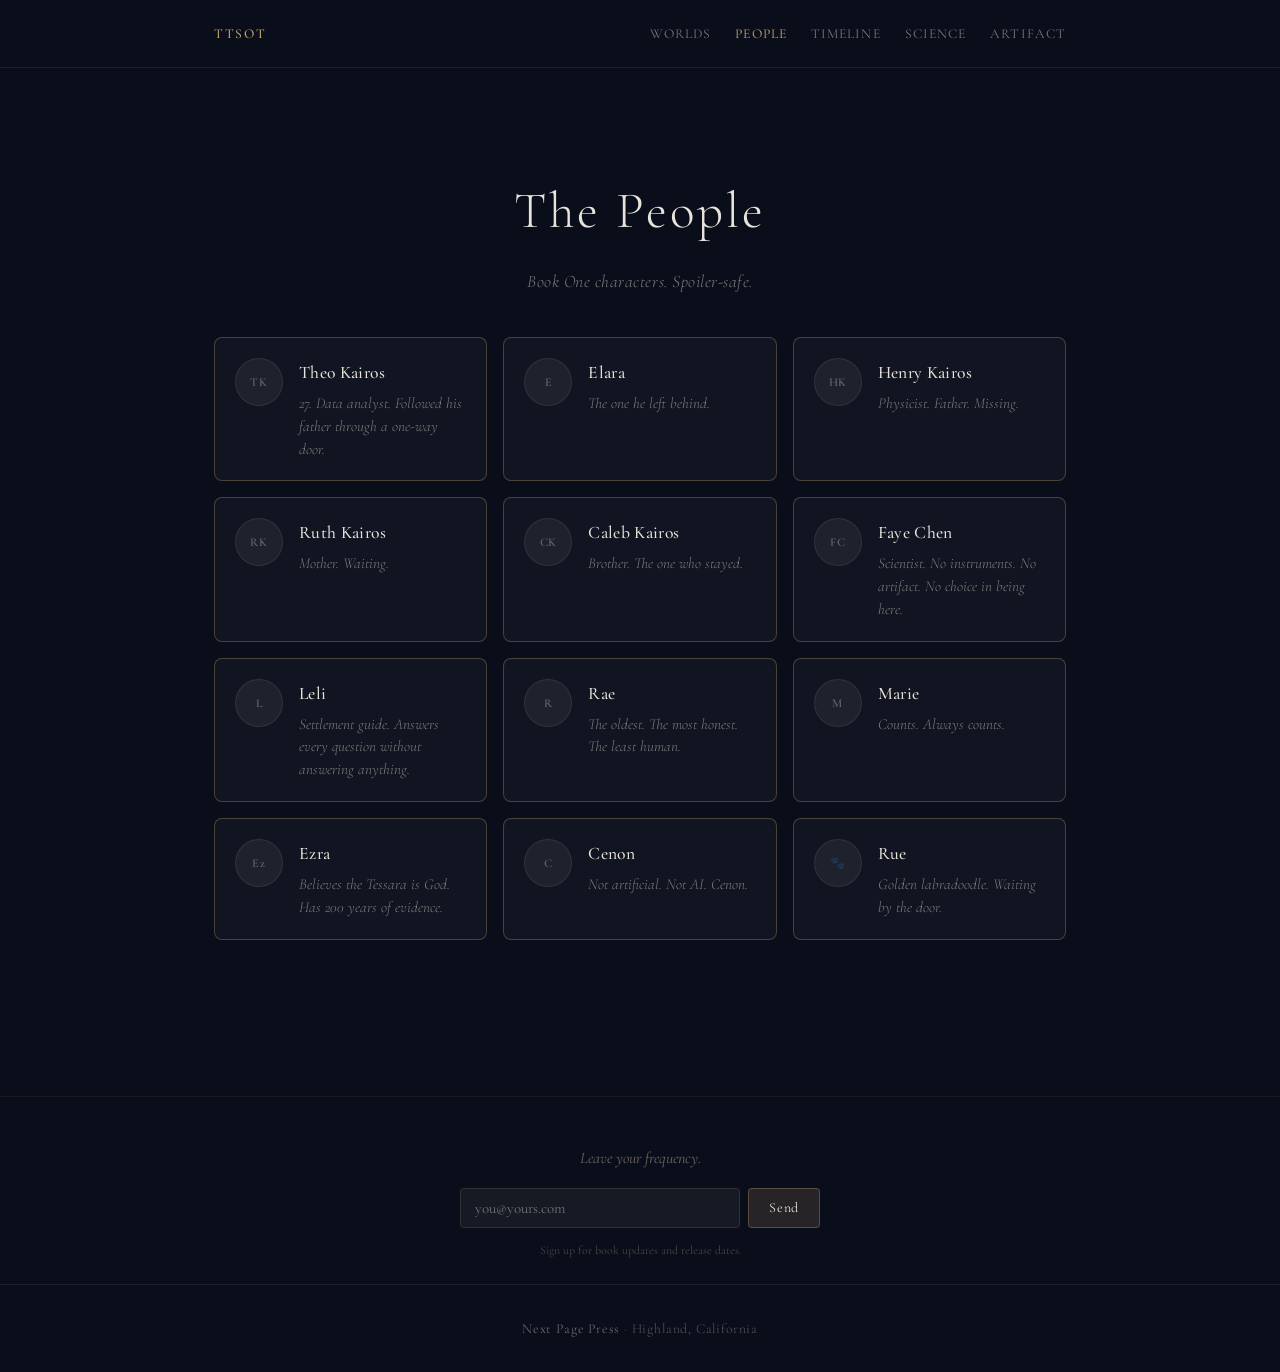
<file: world/characters.html>
<!DOCTYPE html>
<html lang="en">
<head>
  <meta charset="UTF-8">
  <meta name="viewport" content="width=device-width, initial-scale=1.0">
  <title>The People — Toward the Shape of Time</title>
  <link rel="stylesheet" href="styles.css">
</head>
<body>
  <div class="stars"></div>
  <div class="page-wrapper">

    <nav class="site-nav">
      <div class="container">
        <a href="index.html" class="nav-brand">TTSOT</a>
        <ul class="nav-links">
          <li><a href="planets.html">Worlds</a></li>
          <li><a href="characters.html" class="active">People</a></li>
          <li><a href="timeline.html">Timeline</a></li>
          <li><a href="science.html">Science</a></li>
          <li><a href="artifact.html">Artifact</a></li>
        </ul>
      </div>
    </nav>

    <main>
      <div class="container">

        <header class="page-header">
          <h1>The People</h1>
          <p class="subtitle">Book One characters. Spoiler-safe.</p>
        </header>

        <div class="card-grid">
          <div class="card character-card card--unlocked">
            <div class="character-avatar">TK</div>
            <div class="character-info">
              <h3>Theo Kairos</h3>
              <p>27. Data analyst. Followed his father through a one-way door.</p>
            </div>
          </div>
          <div class="card character-card card--unlocked">
            <div class="character-avatar">E</div>
            <div class="character-info">
              <h3>Elara</h3>
              <p>The one he left behind.</p>
            </div>
          </div>
          <div class="card character-card card--unlocked">
            <div class="character-avatar">HK</div>
            <div class="character-info">
              <h3>Henry Kairos</h3>
              <p>Physicist. Father. Missing.</p>
            </div>
          </div>
          <div class="card character-card card--unlocked">
            <div class="character-avatar">RK</div>
            <div class="character-info">
              <h3>Ruth Kairos</h3>
              <p>Mother. Waiting.</p>
            </div>
          </div>
          <div class="card character-card card--unlocked">
            <div class="character-avatar">CK</div>
            <div class="character-info">
              <h3>Caleb Kairos</h3>
              <p>Brother. The one who stayed.</p>
            </div>
          </div>
          <div class="card character-card card--unlocked">
            <div class="character-avatar">FC</div>
            <div class="character-info">
              <h3>Faye Chen</h3>
              <p>Scientist. No instruments. No artifact. No choice in being here.</p>
            </div>
          </div>
          <div class="card character-card card--unlocked">
            <div class="character-avatar">L</div>
            <div class="character-info">
              <h3>Leli</h3>
              <p>Settlement guide. Answers every question without answering anything.</p>
            </div>
          </div>
          <div class="card character-card card--unlocked">
            <div class="character-avatar">R</div>
            <div class="character-info">
              <h3>Rae</h3>
              <p>The oldest. The most honest. The least human.</p>
            </div>
          </div>
          <div class="card character-card card--unlocked">
            <div class="character-avatar">M</div>
            <div class="character-info">
              <h3>Marie</h3>
              <p>Counts. Always counts.</p>
            </div>
          </div>
          <div class="card character-card card--unlocked">
            <div class="character-avatar">Ez</div>
            <div class="character-info">
              <h3>Ezra</h3>
              <p>Believes the Tessara is God. Has 200 years of evidence.</p>
            </div>
          </div>
          <div class="card character-card card--unlocked">
            <div class="character-avatar">C</div>
            <div class="character-info">
              <h3>Cenon</h3>
              <p>Not artificial. Not AI. Cenon.</p>
            </div>
          </div>
          <div class="card character-card card--unlocked">
            <div class="character-avatar">🐾</div>
            <div class="character-info">
              <h3>Rue</h3>
              <p>Golden labradoodle. Waiting by the door.</p>
            </div>
          </div>
        </div>

      </div>
    </main>

    <div class="newsletter-section" style="text-align:center;padding:48px 20px 24px;border-top:1px solid rgba(201,169,110,0.08);margin-top:48px;"><p style="font-family:Cormorant Garamond,serif;font-size:16px;color:#6b6660;font-style:italic;margin-bottom:16px;">Leave your frequency.</p><form action="https://formspree.io/f/xqeypwqz" method="POST" style="display:flex;gap:8px;justify-content:center;max-width:360px;margin:0 auto;"><input type="email" name="email" placeholder="you@yours.com" required style="flex:1;padding:10px 14px;background:rgba(255,255,255,0.05);border:1px solid rgba(201,169,110,0.15);border-radius:4px;color:#e8e4dc;font-family:Cormorant Garamond,serif;font-size:15px;"><input type="hidden" name="_subject" value="New signal — companion site"><button type="submit" style="padding:10px 20px;background:rgba(201,169,110,0.15);border:1px solid rgba(201,169,110,0.3);border-radius:4px;color:#e8e4dc;font-family:Cormorant Garamond,serif;font-size:14px;cursor:pointer;letter-spacing:0.05em;">Send</button></form><p style="font-size:12px;color:#4a4540;margin-top:12px;">Sign up for book updates and release dates.</p></div><footer class="site-footer">
      <div class="container">
        <p><a href="https://www.lucasreedbooks.com">Next Page Press</a> · Highland, California</p>
      </div>
    </footer>

  </div>
  <script src="stars.js"></script>
</body>
</html>
</file>
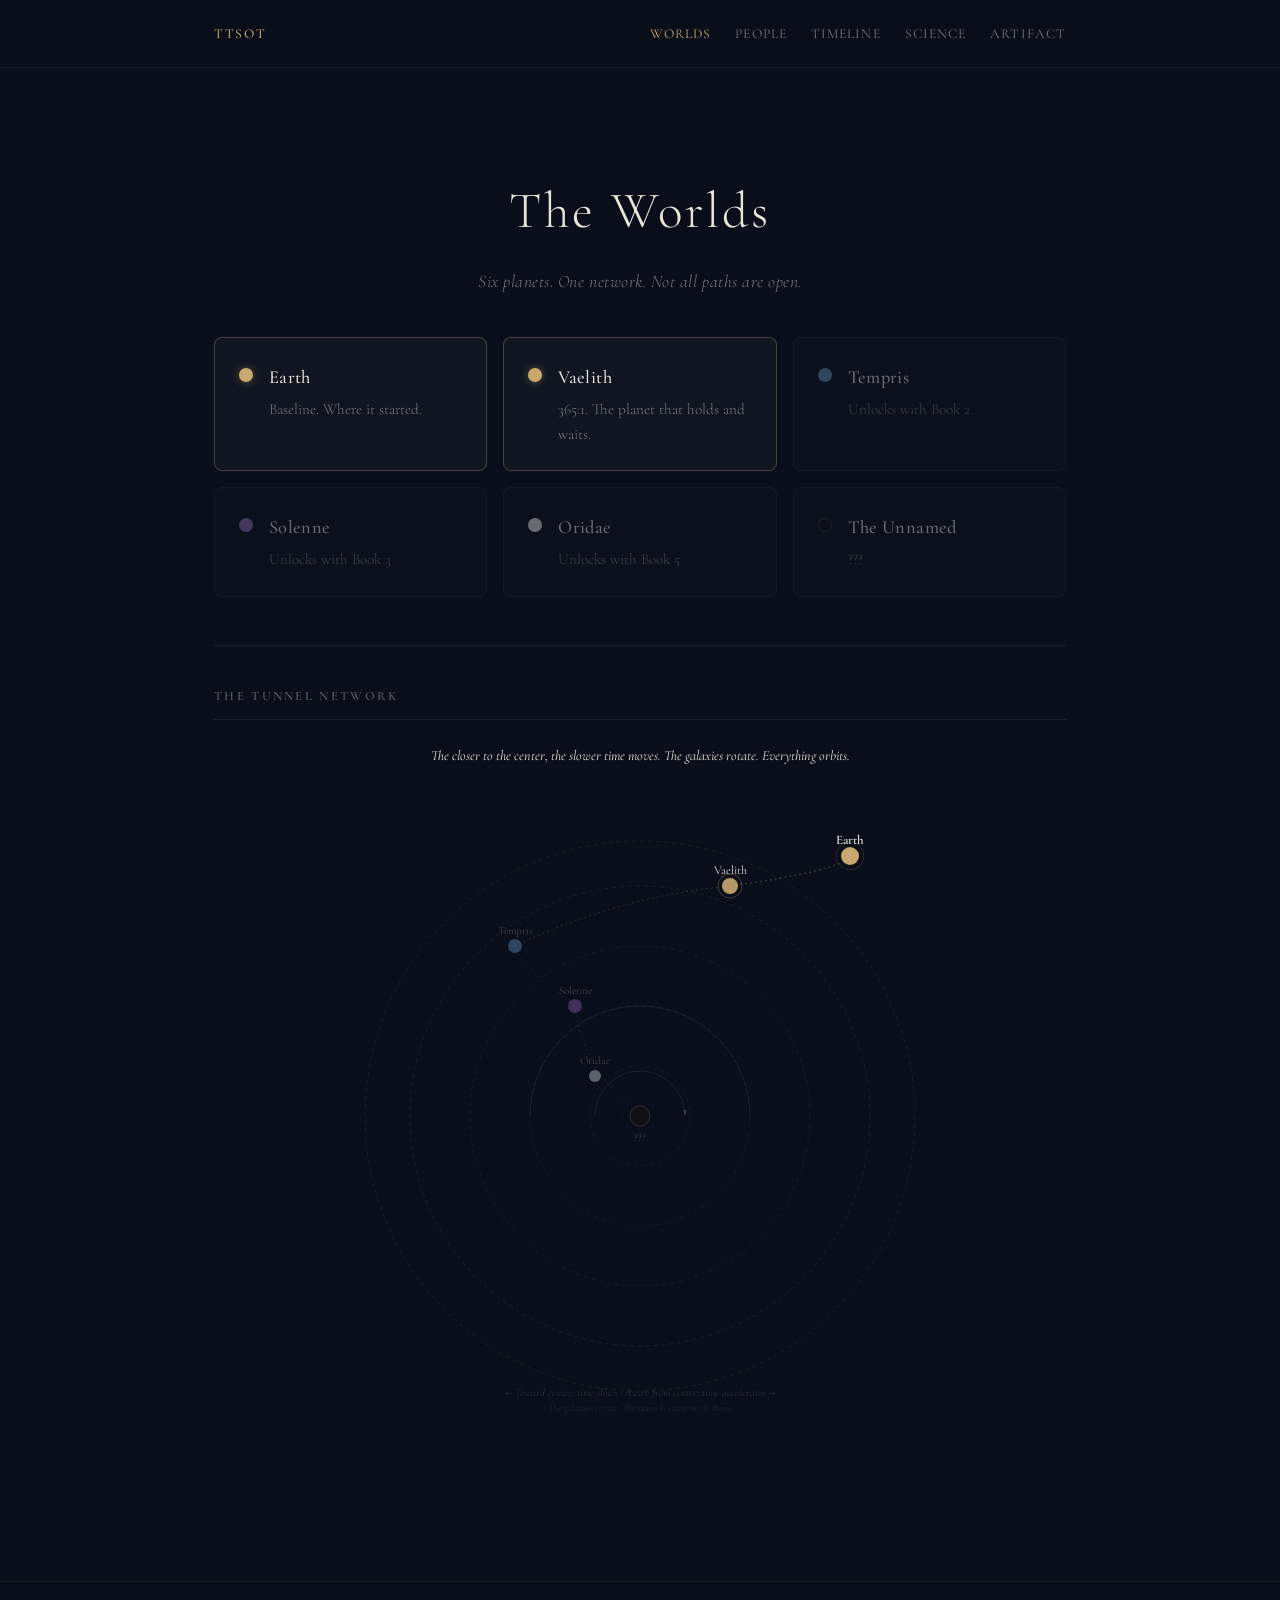
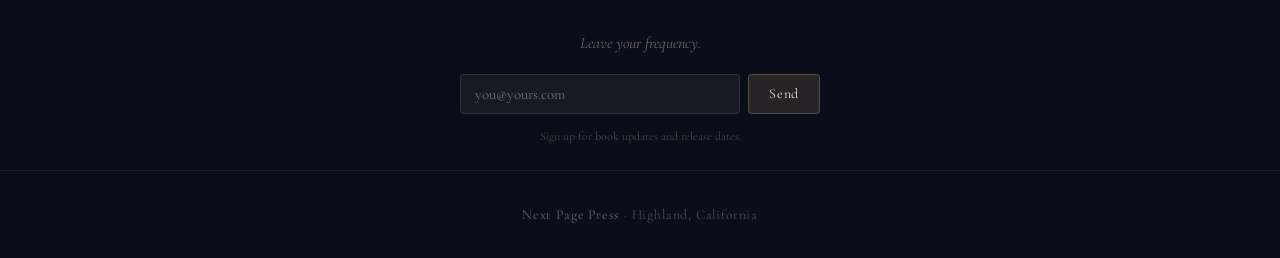
<file: world/planets.html>
<!DOCTYPE html>
<html lang="en">
<head>
  <meta charset="UTF-8">
  <meta name="viewport" content="width=device-width, initial-scale=1.0">
  <title>The Worlds — Toward the Shape of Time</title>
  <link rel="stylesheet" href="styles.css">
</head>
<body>
  <div class="stars"></div>
  <div class="page-wrapper">

    <nav class="site-nav">
      <div class="container">
        <a href="index.html" class="nav-brand">TTSOT</a>
        <ul class="nav-links">
          <li><a href="planets.html" class="active">Worlds</a></li>
          <li><a href="characters.html">People</a></li>
          <li><a href="timeline.html">Timeline</a></li>
          <li><a href="science.html">Science</a></li>
          <li><a href="artifact.html">Artifact</a></li>
        </ul>
      </div>
    </nav>

    <main>
      <div class="container">

        <header class="page-header">
          <h1>The Worlds</h1>
          <p class="subtitle">Six planets. One network. Not all paths are open.</p>
        </header>

        <div class="card-grid">
          <div class="card planet-card card--unlocked">
            <div class="planet-dot planet-dot--amber"></div>
            <div class="planet-info">
              <h3>Earth</h3>
              <p>Baseline. Where it started.</p>
            </div>
          </div>
          <div class="card planet-card card--unlocked">
            <div class="planet-dot planet-dot--amber"></div>
            <div class="planet-info">
              <h3>Vaelith</h3>
              <p>365:1. The planet that holds and waits.</p>
            </div>
          </div>
          <div class="card planet-card card--locked">
            <div class="planet-dot planet-dot--blue"></div>
            <div class="planet-info">
              <h3>Tempris</h3>
              <p>Unlocks with Book 2</p>
            </div>
          </div>
          <div class="card planet-card card--locked">
            <div class="planet-dot planet-dot--violet"></div>
            <div class="planet-info">
              <h3>Solenne</h3>
              <p>Unlocks with Book 3</p>
            </div>
          </div>
          <div class="card planet-card card--locked">
            <div class="planet-dot planet-dot--white"></div>
            <div class="planet-info">
              <h3>Oridae</h3>
              <p>Unlocks with Book 5</p>
            </div>
          </div>
          <div class="card planet-card card--locked">
            <div class="planet-dot planet-dot--black"></div>
            <div class="planet-info">
              <h3>The Unnamed</h3>
              <p>???</p>
            </div>
          </div>
        </div>

        <hr class="divider">

        <h2 class="section-title">The Tunnel Network</h2>
        <p style="text-align:center;color:var(--dim);font-size:14px;font-style:italic;margin-bottom:24px;">The closer to the center, the slower time moves. The galaxies rotate. Everything orbits.</p>
        <div class="tunnel-map">
          <svg viewBox="0 0 600 600" width="600" height="600" xmlns="http://www.w3.org/2000/svg">
            <!-- Orbital rings -->
            <circle cx="300" cy="300" r="50" fill="none" stroke="rgba(255,255,255,0.05)" stroke-width="1" stroke-dasharray="4,4"/>
            <circle cx="300" cy="300" r="110" fill="none" stroke="rgba(255,255,255,0.05)" stroke-width="1" stroke-dasharray="4,4"/>
            <circle cx="300" cy="300" r="170" fill="none" stroke="rgba(255,255,255,0.06)" stroke-width="1" stroke-dasharray="4,4"/>
            <circle cx="300" cy="300" r="230" fill="none" stroke="rgba(255,255,255,0.07)" stroke-width="1" stroke-dasharray="4,4"/>
            <circle cx="300" cy="300" r="275" fill="none" stroke="rgba(201,169,110,0.1)" stroke-width="1" stroke-dasharray="4,4"/>

            <!-- Rotation arrows -->
            <path d="M 255,300 A 45,45 0 0,1 345,300" fill="none" stroke="rgba(255,255,255,0.08)" stroke-width="1" marker-end="url(#arrow)"/>
            <path d="M 190,300 A 110,110 0 0,1 410,300" fill="none" stroke="rgba(255,255,255,0.06)" stroke-width="1"/>
            <defs><marker id="arrow" markerWidth="6" markerHeight="4" refX="6" refY="2" orient="auto"><path d="M0,0 L6,2 L0,4" fill="rgba(255,255,255,0.15)"/></marker></defs>

            <!-- Tunnel connections (curved with rotation) -->
            <path d="M 300,300 Q 240,250 235,190" fill="none" stroke="rgba(160,160,160,0.15)" stroke-width="1" stroke-dasharray="2,3"/>
            <path d="M 235,190 Q 180,150 175,130" fill="none" stroke="rgba(160,160,160,0.12)" stroke-width="1" stroke-dasharray="2,3"/>
            <path d="M 175,130 Q 280,80 390,70" fill="none" stroke="rgba(201,169,110,0.2)" stroke-width="1" stroke-dasharray="2,3"/>
            <path d="M 390,70 Q 500,55 510,40" fill="none" stroke="rgba(201,169,110,0.25)" stroke-width="1.5" stroke-dasharray="2,3"/>

            <!-- Center: The Unnamed -->
            <circle cx="300" cy="300" r="10" fill="rgba(15,15,20,1)" stroke="rgba(255,255,255,0.15)" stroke-width="1"/>
            <circle cx="300" cy="300" r="15" fill="none" stroke="rgba(255,255,255,0.06)" stroke-width="1">
              <animate attributeName="r" values="15;18;15" dur="4s" repeatCount="indefinite"/>
              <animate attributeName="opacity" values="1;0.3;1" dur="4s" repeatCount="indefinite"/>
            </circle>
            <text x="300" y="325" text-anchor="middle" fill="rgba(232,228,220,0.2)" font-family="Cormorant Garamond, serif" font-size="11">???</text>

            <!-- Oridae (near center, clear/white) -->
            <circle cx="255" cy="260" r="6" fill="rgba(220,220,230,0.4)"/>
            <text x="255" y="248" text-anchor="middle" fill="rgba(232,228,220,0.25)" font-family="Cormorant Garamond, serif" font-size="11">Oridae</text>

            <!-- Solenne (mid ring, violet) -->
            <circle cx="235" cy="190" r="7" fill="rgba(140,100,180,0.4)"/>
            <text x="235" y="178" text-anchor="middle" fill="rgba(232,228,220,0.25)" font-family="Cormorant Garamond, serif" font-size="11">Solenne</text>

            <!-- Tempris (outer-mid, blue) -->
            <circle cx="175" cy="130" r="7" fill="rgba(100,150,200,0.4)"/>
            <text x="175" y="118" text-anchor="middle" fill="rgba(232,228,220,0.25)" font-family="Cormorant Garamond, serif" font-size="11">Tempris</text>

            <!-- Vaelith (outer ring, amber, unlocked) -->
            <circle cx="390" cy="70" r="8" fill="rgba(201,169,110,0.9)"/>
            <circle cx="390" cy="70" r="12" fill="none" stroke="rgba(201,169,110,0.3)" stroke-width="1"/>
            <text x="390" y="58" text-anchor="middle" fill="#e8e4dc" font-family="Cormorant Garamond, serif" font-size="12">Vaelith</text>

            <!-- Earth (far edge, amber, unlocked) -->
            <circle cx="510" cy="40" r="9" fill="rgba(201,169,110,1)"/>
            <circle cx="510" cy="40" r="14" fill="none" stroke="rgba(201,169,110,0.3)" stroke-width="1">
              <animate attributeName="opacity" values="0.3;0.6;0.3" dur="3s" repeatCount="indefinite"/>
            </circle>
            <text x="510" y="28" text-anchor="middle" fill="#e8e4dc" font-family="Cormorant Garamond, serif" font-size="13" font-weight="600">Earth</text>

            <!-- Labels -->
            <text x="300" y="580" text-anchor="middle" fill="rgba(232,228,220,0.15)" font-family="Cormorant Garamond, serif" font-size="11" font-style="italic">← Toward center: time slows · Away from center: time accelerates →</text>
            <text x="300" y="595" text-anchor="middle" fill="rgba(232,228,220,0.1)" font-family="Cormorant Garamond, serif" font-size="10">The galaxies rotate. The tunnels curve with them.</text>
          </svg>
        </div>

      </div>
    </main>

    <div class="newsletter-section" style="text-align:center;padding:48px 20px 24px;border-top:1px solid rgba(201,169,110,0.08);margin-top:48px;"><p style="font-family:Cormorant Garamond,serif;font-size:16px;color:#6b6660;font-style:italic;margin-bottom:16px;">Leave your frequency.</p><form action="https://formspree.io/f/xqeypwqz" method="POST" style="display:flex;gap:8px;justify-content:center;max-width:360px;margin:0 auto;"><input type="email" name="email" placeholder="you@yours.com" required style="flex:1;padding:10px 14px;background:rgba(255,255,255,0.05);border:1px solid rgba(201,169,110,0.15);border-radius:4px;color:#e8e4dc;font-family:Cormorant Garamond,serif;font-size:15px;"><input type="hidden" name="_subject" value="New signal — companion site"><button type="submit" style="padding:10px 20px;background:rgba(201,169,110,0.15);border:1px solid rgba(201,169,110,0.3);border-radius:4px;color:#e8e4dc;font-family:Cormorant Garamond,serif;font-size:14px;cursor:pointer;letter-spacing:0.05em;">Send</button></form><p style="font-size:12px;color:#4a4540;margin-top:12px;">Sign up for book updates and release dates.</p></div><footer class="site-footer">
      <div class="container">
        <p><a href="https://www.lucasreedbooks.com">Next Page Press</a> · Highland, California</p>
      </div>
    </footer>

  </div>
  <script src="stars.js"></script>
</body>
</html>
</file>
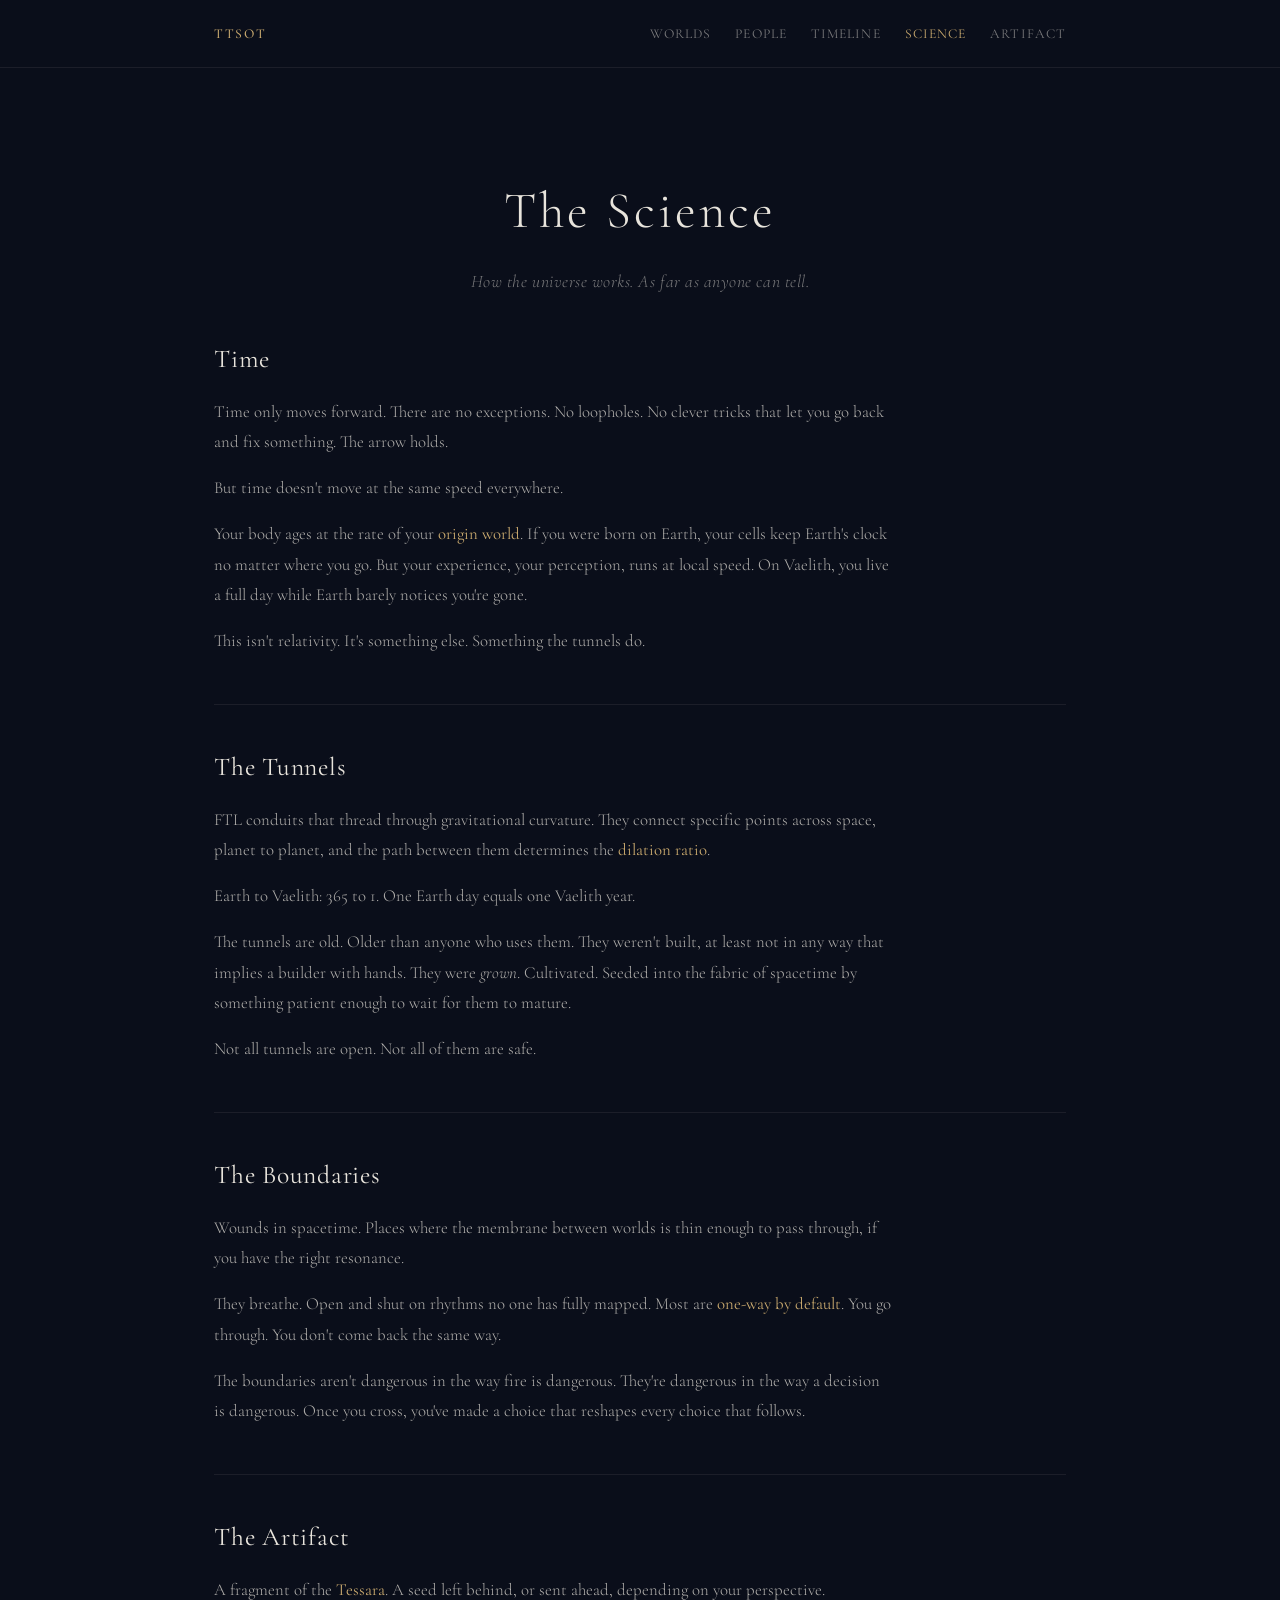
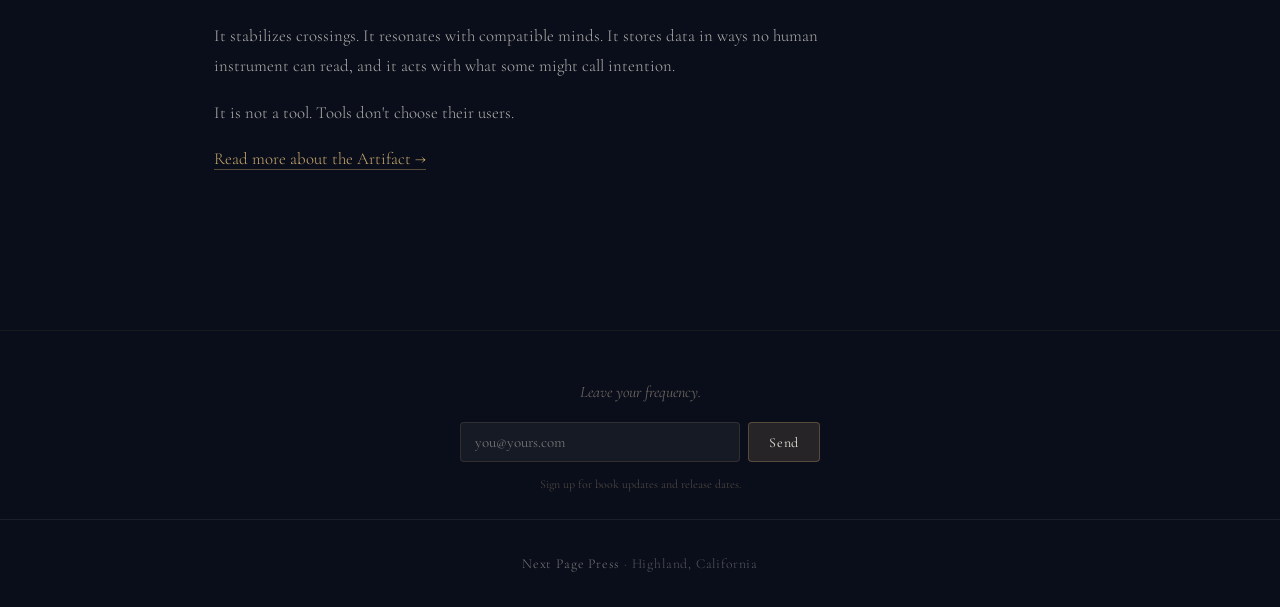
<file: world/science.html>
<!DOCTYPE html>
<html lang="en">
<head>
  <meta charset="UTF-8">
  <meta name="viewport" content="width=device-width, initial-scale=1.0">
  <title>The Science — Toward the Shape of Time</title>
  <link rel="stylesheet" href="styles.css">
</head>
<body>
  <div class="stars"></div>
  <div class="page-wrapper">

    <nav class="site-nav">
      <div class="container">
        <a href="index.html" class="nav-brand">TTSOT</a>
        <ul class="nav-links">
          <li><a href="planets.html">Worlds</a></li>
          <li><a href="characters.html">People</a></li>
          <li><a href="timeline.html">Timeline</a></li>
          <li><a href="science.html" class="active">Science</a></li>
          <li><a href="artifact.html">Artifact</a></li>
        </ul>
      </div>
    </nav>

    <main>
      <div class="container">

        <header class="page-header">
          <h1>The Science</h1>
          <p class="subtitle">How the universe works. As far as anyone can tell.</p>
        </header>

        <section class="content-section">
          <h2>Time</h2>
          <p>Time only moves forward. There are no exceptions. No loopholes. No clever tricks that let you go back and fix something. The arrow holds.</p>
          <p>But time doesn't move at the same speed everywhere.</p>
          <p>Your body ages at the rate of your <span class="highlight">origin world</span>. If you were born on Earth, your cells keep Earth's clock no matter where you go. But your experience, your perception, runs at local speed. On Vaelith, you live a full day while Earth barely notices you're gone.</p>
          <p>This isn't relativity. It's something else. Something the tunnels do.</p>
        </section>

        <hr class="divider">

        <section class="content-section">
          <h2>The Tunnels</h2>
          <p>FTL conduits that thread through gravitational curvature. They connect specific points across space, planet to planet, and the path between them determines the <span class="highlight">dilation ratio</span>.</p>
          <p>Earth to Vaelith: 365 to 1. One Earth day equals one Vaelith year.</p>
          <p>The tunnels are old. Older than anyone who uses them. They weren't built, at least not in any way that implies a builder with hands. They were <em>grown</em>. Cultivated. Seeded into the fabric of spacetime by something patient enough to wait for them to mature.</p>
          <p>Not all tunnels are open. Not all of them are safe.</p>
        </section>

        <hr class="divider">

        <section class="content-section">
          <h2>The Boundaries</h2>
          <p>Wounds in spacetime. Places where the membrane between worlds is thin enough to pass through, if you have the right resonance.</p>
          <p>They breathe. Open and shut on rhythms no one has fully mapped. Most are <span class="highlight">one-way by default</span>. You go through. You don't come back the same way.</p>
          <p>The boundaries aren't dangerous in the way fire is dangerous. They're dangerous in the way a decision is dangerous. Once you cross, you've made a choice that reshapes every choice that follows.</p>
        </section>

        <hr class="divider">

        <section class="content-section">
          <h2>The Artifact</h2>
          <p>A fragment of the <span class="highlight">Tessara</span>. A seed left behind, or sent ahead, depending on your perspective.</p>
          <p>It stabilizes crossings. It resonates with compatible minds. It stores data in ways no human instrument can read, and it acts with what some might call intention.</p>
          <p>It is not a tool. Tools don't choose their users.</p>
          <p><a href="artifact.html" style="color: var(--amber); text-decoration: none; border-bottom: 1px solid var(--amber-dim);">Read more about the Artifact →</a></p>
        </section>

      </div>
    </main>

    <div class="newsletter-section" style="text-align:center;padding:48px 20px 24px;border-top:1px solid rgba(201,169,110,0.08);margin-top:48px;"><p style="font-family:Cormorant Garamond,serif;font-size:16px;color:#6b6660;font-style:italic;margin-bottom:16px;">Leave your frequency.</p><form action="https://formspree.io/f/xqeypwqz" method="POST" style="display:flex;gap:8px;justify-content:center;max-width:360px;margin:0 auto;"><input type="email" name="email" placeholder="you@yours.com" required style="flex:1;padding:10px 14px;background:rgba(255,255,255,0.05);border:1px solid rgba(201,169,110,0.15);border-radius:4px;color:#e8e4dc;font-family:Cormorant Garamond,serif;font-size:15px;"><input type="hidden" name="_subject" value="New signal — companion site"><button type="submit" style="padding:10px 20px;background:rgba(201,169,110,0.15);border:1px solid rgba(201,169,110,0.3);border-radius:4px;color:#e8e4dc;font-family:Cormorant Garamond,serif;font-size:14px;cursor:pointer;letter-spacing:0.05em;">Send</button></form><p style="font-size:12px;color:#4a4540;margin-top:12px;">Sign up for book updates and release dates.</p></div><footer class="site-footer">
      <div class="container">
        <p><a href="https://www.lucasreedbooks.com">Next Page Press</a> · Highland, California</p>
      </div>
    </footer>

  </div>
  <script src="stars.js"></script>
</body>
</html>
</file>
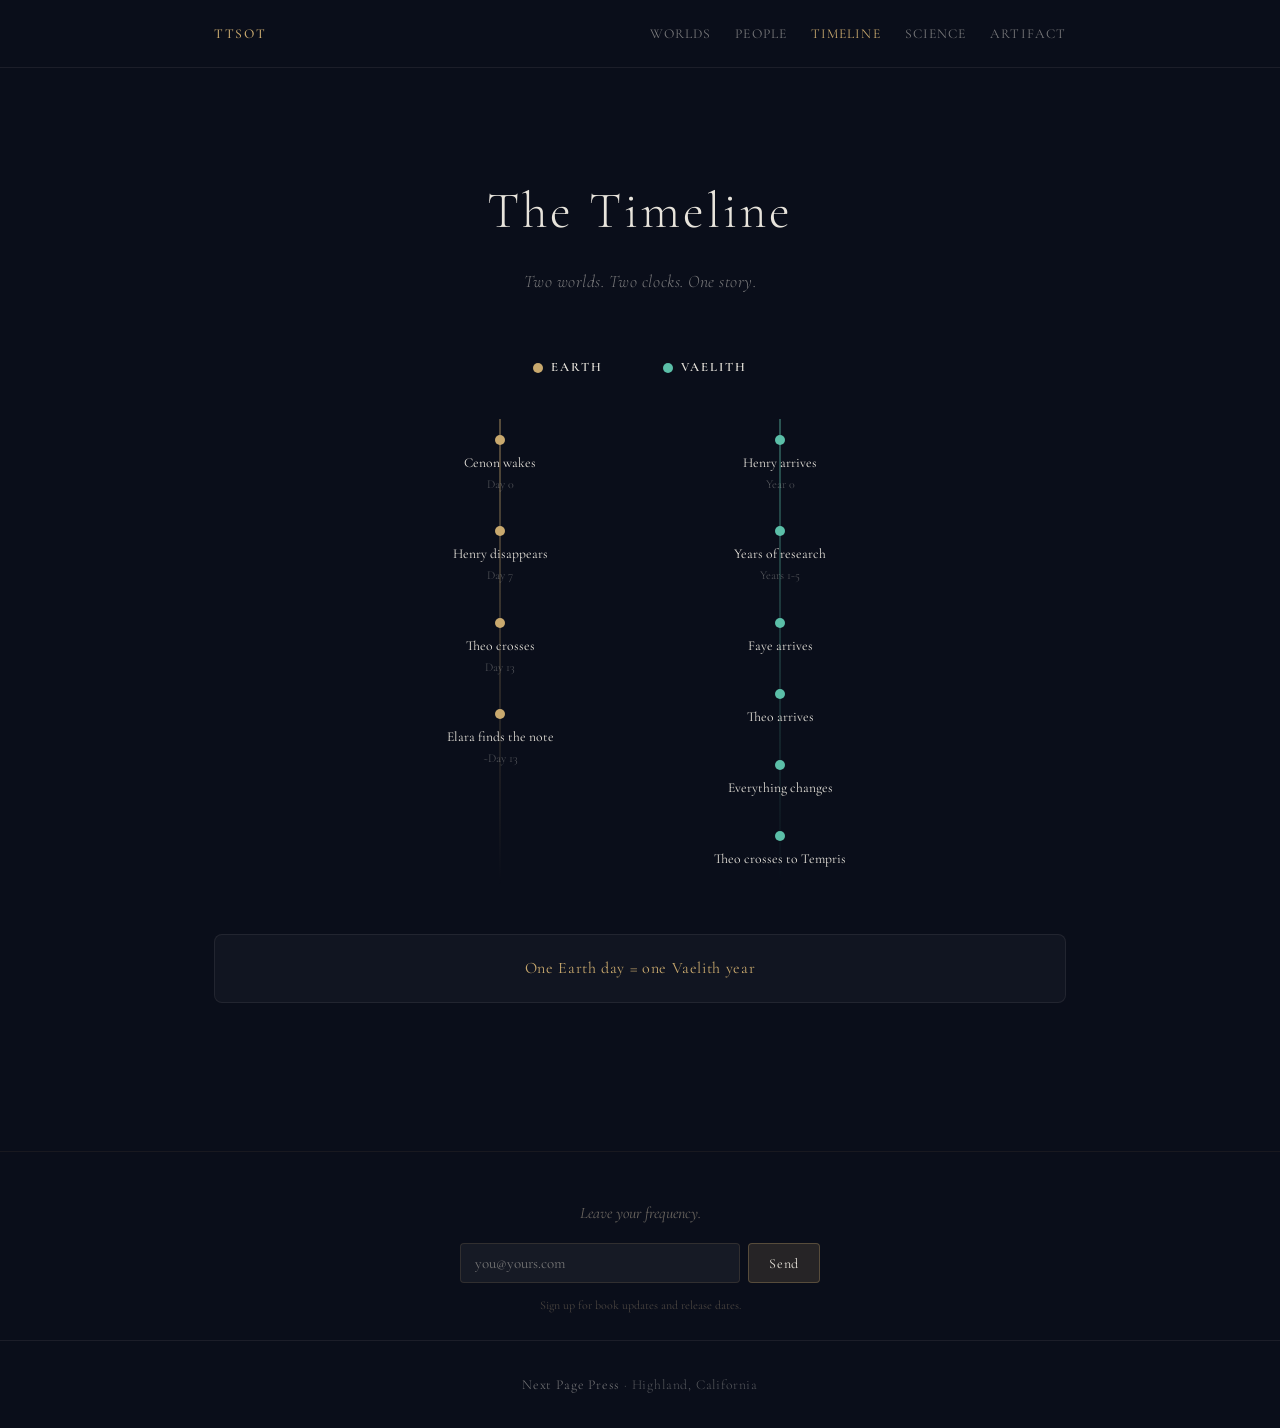
<file: world/timeline.html>
<!DOCTYPE html>
<html lang="en">
<head>
  <meta charset="UTF-8">
  <meta name="viewport" content="width=device-width, initial-scale=1.0">
  <title>The Timeline — Toward the Shape of Time</title>
  <link rel="stylesheet" href="styles.css">
</head>
<body>
  <div class="stars"></div>
  <div class="page-wrapper">

    <nav class="site-nav">
      <div class="container">
        <a href="index.html" class="nav-brand">TTSOT</a>
        <ul class="nav-links">
          <li><a href="planets.html">Worlds</a></li>
          <li><a href="characters.html">People</a></li>
          <li><a href="timeline.html" class="active">Timeline</a></li>
          <li><a href="science.html">Science</a></li>
          <li><a href="artifact.html">Artifact</a></li>
        </ul>
      </div>
    </nav>

    <main>
      <div class="container">

        <header class="page-header">
          <h1>The Timeline</h1>
          <p class="subtitle">Two worlds. Two clocks. One story.</p>
        </header>

        <div class="timeline-wrapper">

          <div class="timeline-labels">
            <div class="timeline-label">
              <span class="dot dot--earth"></span>
              Earth
            </div>
            <div class="timeline-label">
              <span class="dot dot--vaelith"></span>
              Vaelith
            </div>
          </div>

          <div class="timeline-tracks">

            <div class="timeline-track timeline-track--earth">
              <div class="timeline-event">
                <div class="event-dot"></div>
                <div class="event-label">Cenon wakes</div>
                <div class="event-time">Day 0</div>
              </div>
              <div class="timeline-event">
                <div class="event-dot"></div>
                <div class="event-label">Henry disappears</div>
                <div class="event-time">Day 7</div>
              </div>
              <div class="timeline-event">
                <div class="event-dot"></div>
                <div class="event-label">Theo crosses</div>
                <div class="event-time">Day 13</div>
              </div>
              <div class="timeline-event">
                <div class="event-dot"></div>
                <div class="event-label">Elara finds the note</div>
                <div class="event-time">~Day 13</div>
              </div>
            </div>

            <div class="timeline-track timeline-track--vaelith">
              <div class="timeline-event">
                <div class="event-dot"></div>
                <div class="event-label">Henry arrives</div>
                <div class="event-time">Year 0</div>
              </div>
              <div class="timeline-event">
                <div class="event-dot"></div>
                <div class="event-label">Years of research</div>
                <div class="event-time">Years 1-5</div>
              </div>
              <div class="timeline-event">
                <div class="event-dot"></div>
                <div class="event-label">Faye arrives</div>
                <div class="event-time"></div>
              </div>
              <div class="timeline-event">
                <div class="event-dot"></div>
                <div class="event-label">Theo arrives</div>
                <div class="event-time"></div>
              </div>
              <div class="timeline-event">
                <div class="event-dot"></div>
                <div class="event-label">Everything changes</div>
                <div class="event-time"></div>
              </div>
              <div class="timeline-event">
                <div class="event-dot"></div>
                <div class="event-label">Theo crosses to Tempris</div>
                <div class="event-time"></div>
              </div>
            </div>

          </div>

          <div class="timeline-note">
            <p>One Earth day = one Vaelith year</p>
          </div>

        </div>

      </div>
    </main>

    <div class="newsletter-section" style="text-align:center;padding:48px 20px 24px;border-top:1px solid rgba(201,169,110,0.08);margin-top:48px;"><p style="font-family:Cormorant Garamond,serif;font-size:16px;color:#6b6660;font-style:italic;margin-bottom:16px;">Leave your frequency.</p><form action="https://formspree.io/f/xqeypwqz" method="POST" style="display:flex;gap:8px;justify-content:center;max-width:360px;margin:0 auto;"><input type="email" name="email" placeholder="you@yours.com" required style="flex:1;padding:10px 14px;background:rgba(255,255,255,0.05);border:1px solid rgba(201,169,110,0.15);border-radius:4px;color:#e8e4dc;font-family:Cormorant Garamond,serif;font-size:15px;"><input type="hidden" name="_subject" value="New signal — companion site"><button type="submit" style="padding:10px 20px;background:rgba(201,169,110,0.15);border:1px solid rgba(201,169,110,0.3);border-radius:4px;color:#e8e4dc;font-family:Cormorant Garamond,serif;font-size:14px;cursor:pointer;letter-spacing:0.05em;">Send</button></form><p style="font-size:12px;color:#4a4540;margin-top:12px;">Sign up for book updates and release dates.</p></div><footer class="site-footer">
      <div class="container">
        <p><a href="https://www.lucasreedbooks.com">Next Page Press</a> · Highland, California</p>
      </div>
    </footer>

  </div>
  <script src="stars.js"></script>
</body>
</html>
</file>
<file: world/styles.css>
/* ============================================
   Toward the Shape of Time — Companion Site
   ============================================ */

@import url('https://fonts.googleapis.com/css2?family=Cormorant+Garamond:ital,wght@0,300;0,400;0,500;0,600;0,700;1,300;1,400&display=swap');

/* --- Reset & Base --- */
*, *::before, *::after { margin: 0; padding: 0; box-sizing: border-box; }

:root {
  --bg: #0a0e1a;
  --bg-card: rgba(255,255,255,0.03);
  --bg-card-hover: rgba(255,255,255,0.06);
  --text: #e8e4dc;
  --text-dim: rgba(232,228,220,0.5);
  --text-muted: rgba(232,228,220,0.35);
  --amber: rgba(201,169,110,1);
  --amber-dim: rgba(201,169,110,0.4);
  --amber-glow: rgba(201,169,110,0.15);
  --blue: #5b8fa8;
  --violet: #8b6aad;
  --border: rgba(232,228,220,0.08);
  --border-amber: rgba(201,169,110,0.3);
  --font: 'Cormorant Garamond', Georgia, serif;
  --radius: 8px;
}

html {
  font-size: 16px;
  scroll-behavior: smooth;
}

body {
  font-family: var(--font);
  background: var(--bg);
  color: var(--text);
  line-height: 1.7;
  min-height: 100vh;
  overflow-x: hidden;
  position: relative;
  -webkit-font-smoothing: antialiased;
}

/* --- Stars Background --- */
.stars {
  position: fixed;
  top: 0; left: 0;
  width: 100%; height: 100%;
  pointer-events: none;
  z-index: 0;
  overflow: hidden;
}

.star {
  position: absolute;
  width: 2px; height: 2px;
  background: #fff;
  border-radius: 50%;
  animation: twinkle var(--dur, 4s) ease-in-out infinite;
  animation-delay: var(--delay, 0s);
  opacity: 0;
}

@keyframes twinkle {
  0%, 100% { opacity: 0; }
  50% { opacity: var(--peak, 0.8); }
}

/* --- Layout --- */
.page-wrapper {
  position: relative;
  z-index: 1;
  min-height: 100vh;
  display: flex;
  flex-direction: column;
}

.container {
  width: 100%;
  max-width: 900px;
  margin: 0 auto;
  padding: 0 24px;
}

main {
  flex: 1;
  padding: 40px 0 60px;
}

/* --- Navigation Header --- */
.site-nav {
  padding: 20px 0;
  border-bottom: 1px solid var(--border);
}

.site-nav .container {
  display: flex;
  align-items: center;
  justify-content: space-between;
  flex-wrap: wrap;
  gap: 12px;
}

.nav-brand {
  font-size: 0.85rem;
  font-weight: 500;
  letter-spacing: 0.12em;
  text-transform: uppercase;
  color: var(--amber);
  text-decoration: none;
}

.nav-links {
  display: flex;
  gap: 24px;
  list-style: none;
  flex-wrap: wrap;
}

.nav-links a {
  font-size: 0.85rem;
  font-weight: 400;
  letter-spacing: 0.08em;
  text-transform: uppercase;
  color: var(--text-dim);
  text-decoration: none;
  transition: color 0.3s;
}

.nav-links a:hover,
.nav-links a.active {
  color: var(--amber);
}

/* --- Page Header --- */
.page-header {
  text-align: center;
  padding: 60px 0 40px;
}

.page-header h1 {
  font-size: clamp(2rem, 5vw, 3.2rem);
  font-weight: 300;
  letter-spacing: 0.06em;
  color: var(--text);
  margin-bottom: 12px;
}

.page-header .subtitle {
  font-size: 1.1rem;
  font-weight: 300;
  font-style: italic;
  color: var(--text-dim);
  letter-spacing: 0.03em;
}

/* --- Hero (Index) --- */
.hero {
  text-align: center;
  padding: 80px 0 40px;
}

.hero-title {
  font-size: clamp(2.2rem, 6vw, 3.8rem);
  font-weight: 300;
  letter-spacing: 0.08em;
  line-height: 1.2;
  color: var(--text);
  margin-bottom: 16px;
}

.hero-subtitle {
  font-size: 1.15rem;
  font-weight: 300;
  font-style: italic;
  color: var(--text-dim);
  letter-spacing: 0.04em;
}

/* --- Section Titles --- */
.section-title {
  font-size: 0.8rem;
  font-weight: 600;
  letter-spacing: 0.18em;
  text-transform: uppercase;
  color: var(--text-muted);
  margin-bottom: 24px;
  padding-bottom: 12px;
  border-bottom: 1px solid var(--border);
}

/* --- Card Grid --- */
.card-grid {
  display: grid;
  grid-template-columns: repeat(auto-fill, minmax(260px, 1fr));
  gap: 16px;
  margin-bottom: 48px;
}

.card-grid--narrow {
  grid-template-columns: repeat(auto-fill, minmax(220px, 1fr));
}

/* --- Cards --- */
.card {
  background: var(--bg-card);
  border: 1px solid var(--border);
  border-radius: var(--radius);
  padding: 24px;
  transition: all 0.3s ease;
  text-decoration: none;
  color: var(--text);
  display: block;
}

.card:hover {
  background: var(--bg-card-hover);
  border-color: rgba(232,228,220,0.12);
  transform: translateY(-2px);
}

.card--unlocked {
  border-color: var(--border-amber);
}

.card--unlocked:hover {
  border-color: var(--amber-dim);
  box-shadow: 0 4px 24px var(--amber-glow);
}

.card--locked {
  opacity: 0.45;
  cursor: default;
}

.card--locked:hover {
  transform: none;
  background: var(--bg-card);
  border-color: var(--border);
}

.card-icon {
  font-size: 1.6rem;
  margin-bottom: 12px;
  display: block;
}

.card h3 {
  font-size: 1.2rem;
  font-weight: 500;
  margin-bottom: 8px;
  letter-spacing: 0.02em;
}

.card p {
  font-size: 0.95rem;
  font-weight: 300;
  color: var(--text-dim);
  line-height: 1.6;
}

.card .lock-label {
  font-size: 0.75rem;
  letter-spacing: 0.12em;
  text-transform: uppercase;
  color: var(--text-muted);
  margin-top: 8px;
}

/* --- Nav Cards (Index) --- */
.nav-card {
  text-align: center;
  padding: 32px 24px;
}

.nav-card .card-icon {
  font-size: 2rem;
  margin-bottom: 16px;
}

.nav-card h3 {
  font-size: 1.1rem;
  font-weight: 400;
  letter-spacing: 0.08em;
  text-transform: uppercase;
}

/* --- Book Cards --- */
.book-card {
  padding: 28px 24px;
  position: relative;
}

.book-card .book-number {
  font-size: 0.7rem;
  font-weight: 600;
  letter-spacing: 0.15em;
  text-transform: uppercase;
  color: var(--text-muted);
  margin-bottom: 8px;
}

.book-card.card--unlocked .book-number {
  color: var(--amber-dim);
}

.book-card h3 {
  font-size: 1.15rem;
  font-weight: 500;
  margin-bottom: 10px;
}

.book-card .book-teaser {
  font-size: 0.95rem;
  font-style: italic;
  color: var(--text-dim);
  line-height: 1.6;
}

/* --- Planet Cards --- */
.planet-card {
  display: flex;
  align-items: flex-start;
  gap: 16px;
  padding: 24px;
}

.planet-dot {
  width: 14px; height: 14px;
  border-radius: 50%;
  flex-shrink: 0;
  margin-top: 6px;
}

.planet-dot--amber { background: var(--amber); box-shadow: 0 0 8px var(--amber-dim); }
.planet-dot--blue { background: var(--blue); }
.planet-dot--violet { background: var(--violet); }
.planet-dot--white { background: rgba(255,255,255,0.85); }
.planet-dot--black { background: #111; border: 1px solid rgba(255,255,255,0.15); }

.planet-info h3 {
  font-size: 1.15rem;
  font-weight: 500;
  margin-bottom: 4px;
}

.planet-info p {
  font-size: 0.95rem;
  font-weight: 300;
  color: var(--text-dim);
}

/* --- Tunnel Network SVG --- */
.tunnel-map {
  margin: 48px auto;
  text-align: center;
}

.tunnel-map svg {
  max-width: 100%;
  height: auto;
}

/* --- Character Cards --- */
.character-card {
  display: flex;
  align-items: flex-start;
  gap: 16px;
  padding: 20px;
}

.character-avatar {
  width: 48px; height: 48px;
  border-radius: 50%;
  background: rgba(255,255,255,0.06);
  border: 1px solid var(--border);
  display: flex;
  align-items: center;
  justify-content: center;
  flex-shrink: 0;
  font-size: 0.75rem;
  font-weight: 600;
  letter-spacing: 0.05em;
  color: var(--text-muted);
}

.character-info h3 {
  font-size: 1.1rem;
  font-weight: 500;
  margin-bottom: 4px;
}

.character-info p {
  font-size: 0.95rem;
  font-weight: 300;
  font-style: italic;
  color: var(--text-dim);
  line-height: 1.5;
}

/* --- Timeline --- */
.timeline-wrapper {
  position: relative;
  padding: 20px 0 40px;
}

.timeline-labels {
  display: flex;
  justify-content: center;
  gap: 60px;
  margin-bottom: 40px;
}

.timeline-label {
  font-size: 0.8rem;
  font-weight: 600;
  letter-spacing: 0.15em;
  text-transform: uppercase;
  display: flex;
  align-items: center;
  gap: 8px;
}

.timeline-label .dot {
  width: 10px; height: 10px;
  border-radius: 50%;
}

.dot--earth { background: var(--amber); }
.dot--vaelith { background: #5bbfa8; }

.timeline-tracks {
  display: flex;
  justify-content: center;
  gap: 80px;
  position: relative;
}

.timeline-track {
  display: flex;
  flex-direction: column;
  align-items: center;
  gap: 0;
  position: relative;
  width: 200px;
}

.timeline-track::before {
  content: '';
  position: absolute;
  top: 0; bottom: 0;
  width: 2px;
  left: 50%;
  transform: translateX(-50%);
  z-index: 0;
}

.timeline-track--earth::before {
  background: linear-gradient(to bottom, var(--amber-dim), transparent);
}

.timeline-track--vaelith::before {
  background: linear-gradient(to bottom, rgba(91,191,168,0.4), transparent);
}

.timeline-event {
  position: relative;
  z-index: 1;
  text-align: center;
  padding: 16px 0;
}

.timeline-event .event-dot {
  width: 10px; height: 10px;
  border-radius: 50%;
  margin: 0 auto 8px;
}

.timeline-track--earth .event-dot { background: var(--amber); }
.timeline-track--vaelith .event-dot { background: #5bbfa8; }

.timeline-event .event-label {
  font-size: 0.85rem;
  font-weight: 400;
  color: var(--text);
  line-height: 1.4;
}

.timeline-event .event-time {
  font-size: 0.75rem;
  font-weight: 300;
  color: var(--text-muted);
  margin-top: 2px;
}

.timeline-note {
  text-align: center;
  margin-top: 48px;
  padding: 20px;
  border: 1px solid var(--border);
  border-radius: var(--radius);
  background: var(--bg-card);
}

.timeline-note p {
  font-size: 1rem;
  font-weight: 400;
  color: var(--amber);
  letter-spacing: 0.04em;
}

/* --- Science / Artifact Content --- */
.content-section {
  margin-bottom: 48px;
}

.content-section h2 {
  font-size: 1.6rem;
  font-weight: 400;
  margin-bottom: 16px;
  color: var(--text);
  letter-spacing: 0.03em;
}

.content-section p {
  font-size: 1.05rem;
  font-weight: 300;
  color: rgba(232,228,220,0.75);
  line-height: 1.8;
  margin-bottom: 16px;
  max-width: 680px;
}

.content-section .highlight {
  color: var(--amber);
  font-weight: 400;
}

/* --- Artifact Illustration Placeholder --- */
.artifact-placeholder {
  margin: 40px auto;
  width: 200px; height: 280px;
  border: 1px dashed var(--border-amber);
  border-radius: var(--radius);
  display: flex;
  align-items: center;
  justify-content: center;
  background: var(--bg-card);
}

.artifact-placeholder span {
  font-size: 0.8rem;
  color: var(--text-muted);
  letter-spacing: 0.1em;
  text-transform: uppercase;
}

/* --- Divider --- */
.divider {
  border: none;
  border-top: 1px solid var(--border);
  margin: 40px 0;
}

/* --- Footer --- */
.site-footer {
  padding: 32px 0;
  border-top: 1px solid var(--border);
  text-align: center;
}

.site-footer p {
  font-size: 0.85rem;
  font-weight: 300;
  color: var(--text-muted);
  letter-spacing: 0.06em;
}

.site-footer a {
  color: var(--text-dim);
  text-decoration: none;
  transition: color 0.3s;
}

.site-footer a:hover {
  color: var(--amber);
}

/* --- Responsive --- */
@media (max-width: 640px) {
  .container { padding: 0 16px; }
  main { padding: 24px 0 40px; }
  .hero { padding: 48px 0 24px; }
  .page-header { padding: 40px 0 24px; }
  .card-grid { grid-template-columns: 1fr; }
  .nav-links { gap: 16px; }
  .timeline-tracks { gap: 40px; }
  .timeline-track { width: 140px; }
}

@media (max-width: 400px) {
  .timeline-tracks { gap: 20px; }
  .timeline-track { width: 120px; }
  .nav-links { gap: 12px; }
  .nav-links a { font-size: 0.75rem; }
}

/* --- Pulse animation for SVG --- */
@keyframes pulse-line {
  0%, 100% { opacity: 0.15; }
  50% { opacity: 0.5; }
}

.tunnel-line {
  animation: pulse-line 3s ease-in-out infinite;
}

.tunnel-line:nth-child(2) { animation-delay: 0.5s; }
.tunnel-line:nth-child(3) { animation-delay: 1s; }
.tunnel-line:nth-child(4) { animation-delay: 1.5s; }
.tunnel-line:nth-child(5) { animation-delay: 2s; }
</file>
